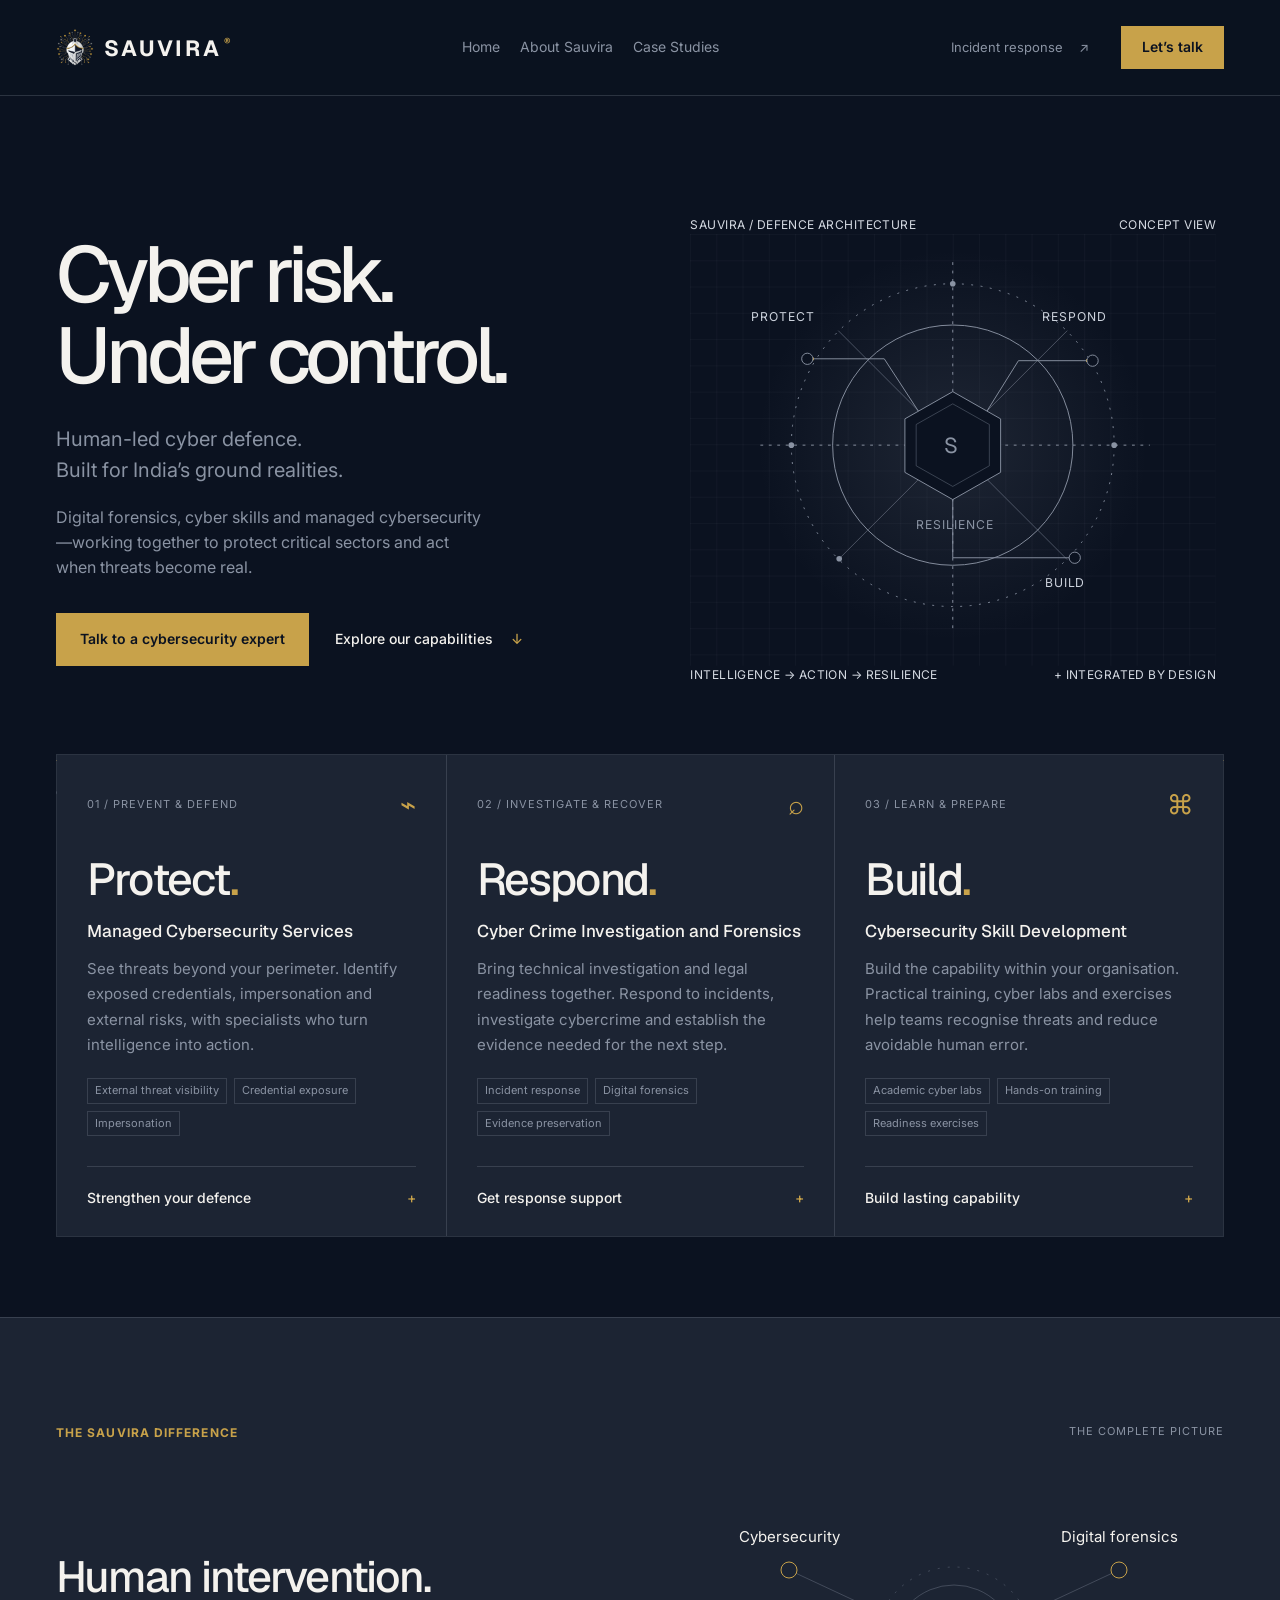
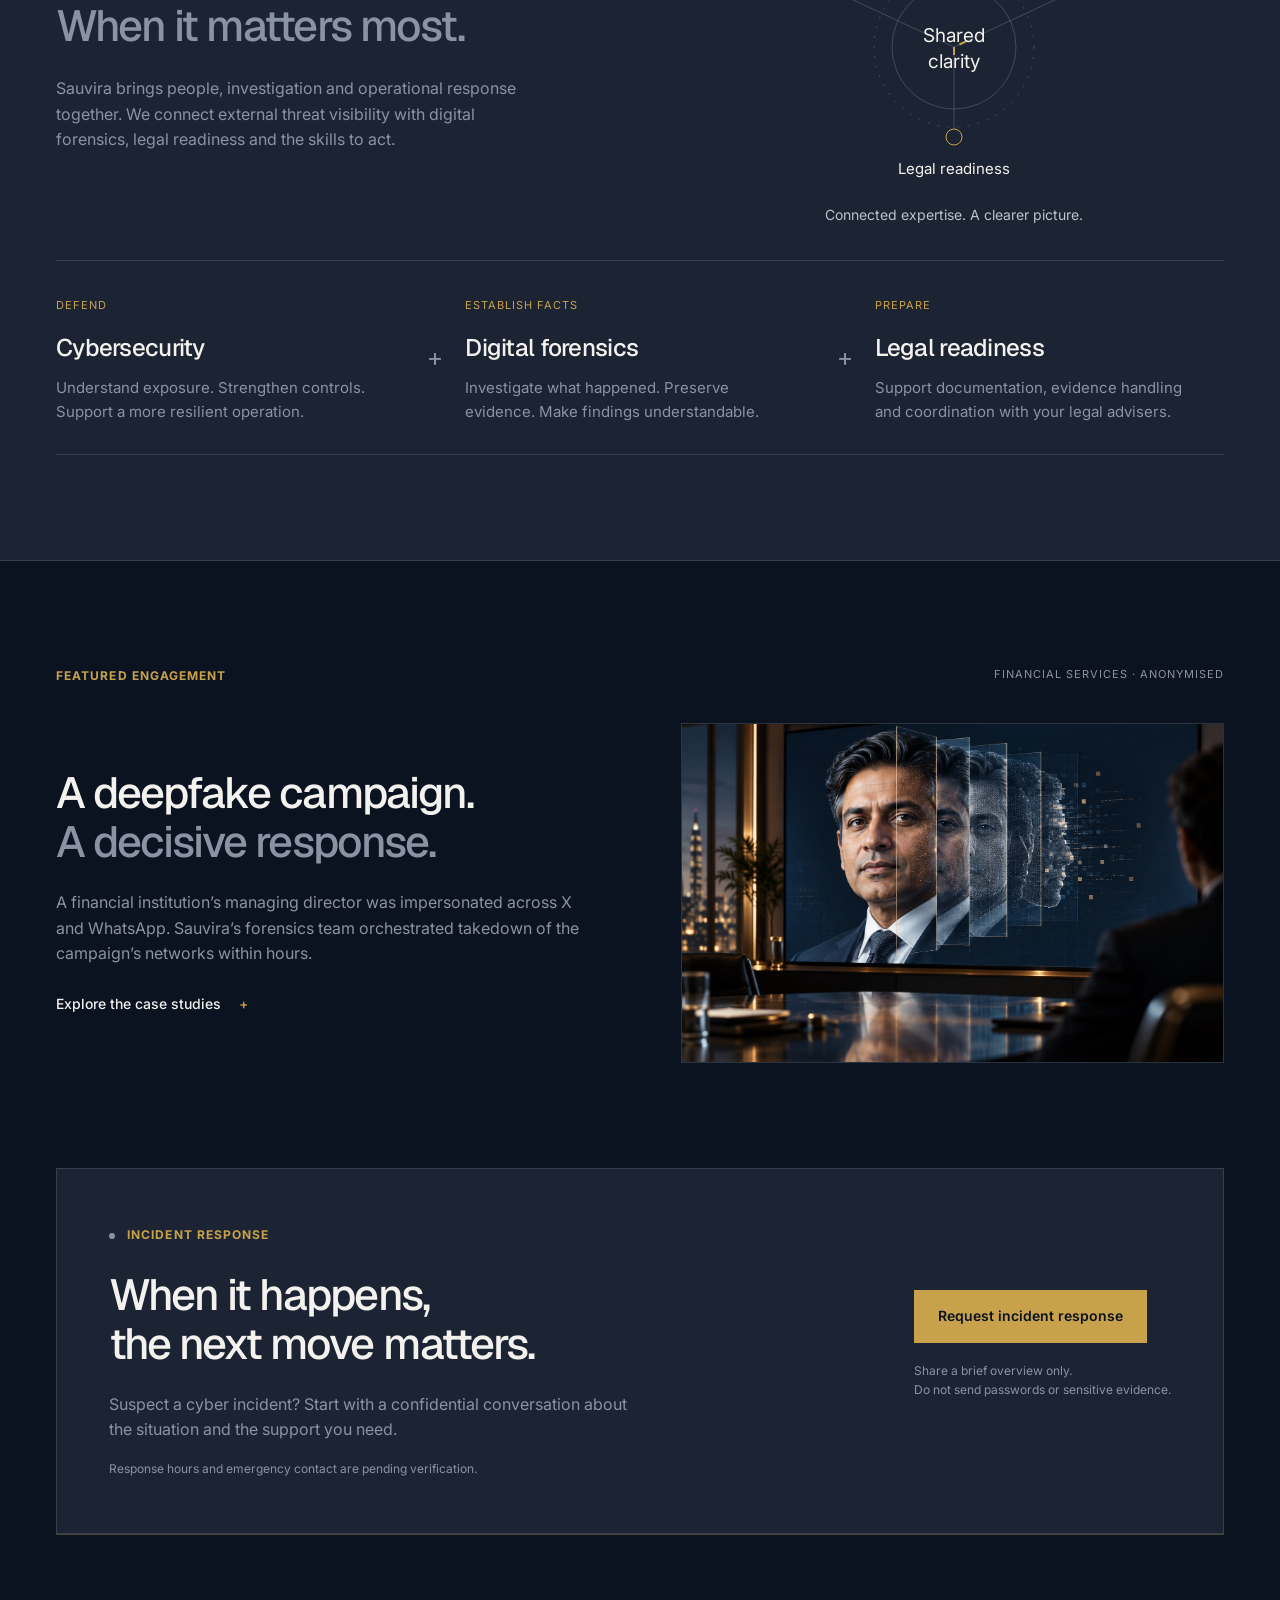
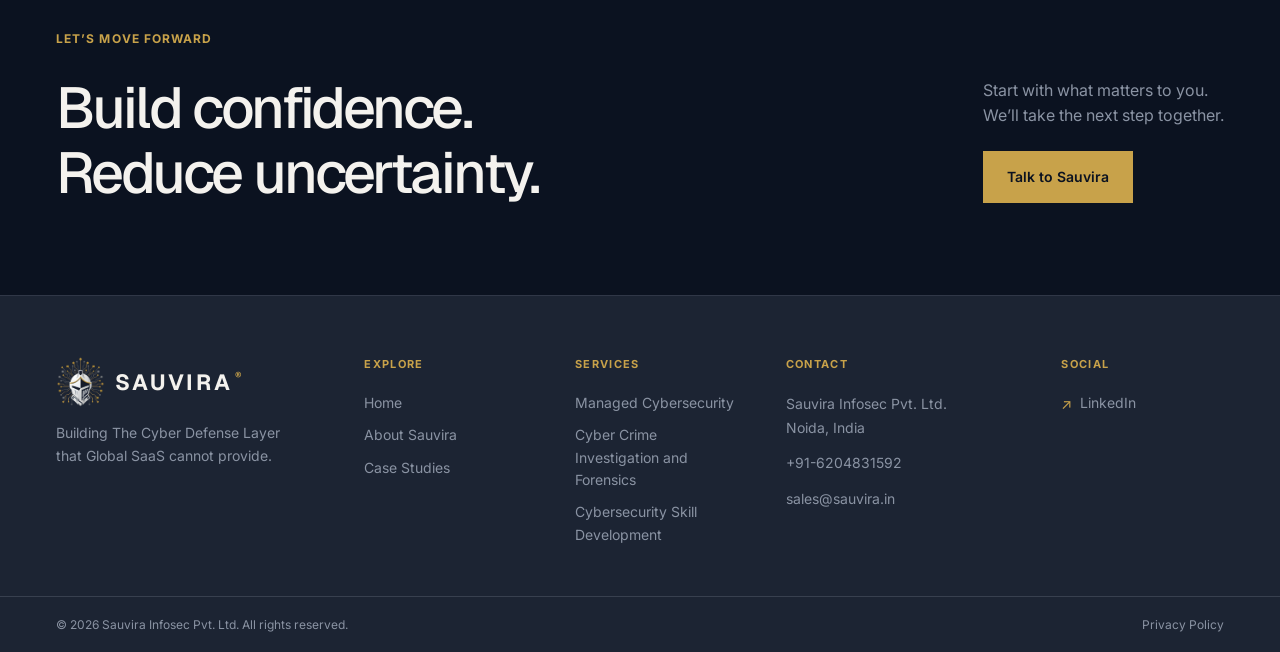
<file: index.html>
<!doctype html>
<html lang="en">
<head>
<meta charset="utf-8"><meta name="viewport" content="width=device-width,initial-scale=1">
<title>Sauvira — Cyber risk. Under control.</title>
<meta name="description" content="Human-led cyber defence for India’s critical sectors. Digital forensics, cyber skills development and managed cybersecurity under one roof.">
<meta name="theme-color" content="#0B1220"><meta property="og:title" content="Sauvira — Cyber risk. Under control."><meta property="og:description" content="Protect what matters. Respond with clarity. Build resilience."><meta property="og:type" content="website">
<link rel="icon" href="favicon.svg" type="image/svg+xml"><link rel="stylesheet" href="styles-responsive-v8.css"><script src="app.js" defer></script>
</head>
<body>
<a class="skip" href="#main">Skip to content</a>
<header class="header"><a class="brand" href="index.html" aria-label="Sauvira home"><img src="images/sauvira-logo-3d.png" alt="Sauvira logo" class="header-logo"><span class="brand-name">SAUVIRA<span class="brand-dot">®</span></span></a><button class="menu-toggle" aria-expanded="false" aria-controls="navigation">Menu <span>☰</span></button><nav id="navigation" aria-label="Main navigation"><a href="index.html">Home</a><a href="about.html">About Sauvira</a><a href="clients.html">Case Studies</a></nav><a class="header-emergency" href="index.html#incident">Incident response <span aria-hidden="true">↗</span></a><a class="button small" href="index.html#contact">Let’s talk</a></header>
<main id="main">
<section class="hero wrap">
<div class="hero-top"><span class="eyebrow"></span><span class="mono hero-coordinate"></span></div>
<div class="hero-grid"><div class="hero-copy"><h1>Cyber risk.<br><span>Under control.</span></h1><p>Human-led cyber defence.<br>Built for India’s ground realities.</p><p class="hero-description">Digital forensics, cyber skills and managed cybersecurity—working together to protect critical sectors and act when threats become real.</p><div class="actions"><button class="button" data-contact="general">Talk to a cybersecurity expert</button><a class="text-link" href="#capabilities">Explore our capabilities <span>↓</span></a></div></div>
<div class="system" role="img" aria-label="Conceptual network diagram connecting protection, response and capability around a secure core">
<div class="system-head mono"><span>SAUVIRA / DEFENCE ARCHITECTURE</span><span>CONCEPT VIEW</span></div>
<svg viewBox="0 0 560 460" aria-hidden="true"><defs><pattern id="grid" width="28" height="28" patternUnits="userSpaceOnUse"><path d="M 28 0 L 0 0 0 28" fill="none" stroke="#8A93A3" stroke-opacity=".10"/></pattern><radialGradient id="halo"><stop stop-color="#8A93A3" stop-opacity=".15"/><stop offset="1" stop-color="#8A93A3" stop-opacity="0"/></radialGradient></defs><rect width="560" height="460" fill="url(#grid)"/><circle cx="280" cy="225" r="208" fill="url(#halo)"/><g class="orbits" fill="none" stroke="#8A93A3"><circle cx="280" cy="225" r="172" stroke-dasharray="2 8"/><circle cx="280" cy="225" r="128"/><path d="M280 30V420M75 225H490" stroke-dasharray="3 6"/><path d="M158 103L402 347M158 347L402 103" stroke-opacity=".5"/></g><g fill="none" stroke="#8A93A3"><path d="M125 133H207L250 199M429 135H350L310 199M280 273V345H410"/><path class="signal" d="M125 133H207L250 199M429 135H350L310 199M280 273V345H410" stroke="#C8A24A" stroke-width="3" stroke-dasharray="7 190"/></g><g fill="#0B1220" stroke="#8A93A3"><path d="M280 168L331 197V254L280 283L229 254V197Z"/><path d="M280 181L319 203V247L280 269L241 247V203Z" stroke-opacity=".4"/></g><text x="280" y="233" text-anchor="middle" fill="#8A93A3" font-size="23" font-family="Geist, Arial" letter-spacing="3">S</text><g fill="#0B1220" stroke="#8A93A3"><circle cx="125" cy="133" r="6"/><circle cx="429" cy="135" r="6"/><circle cx="410" cy="345" r="6"/></g><g fill="#CCD2DC" font-size="13" font-family="Inter, Arial, sans-serif" letter-spacing="1"><text x="65" y="93">PROTECT</text><text x="375" y="93">RESPOND</text><text x="378" y="376">BUILD</text><text x="241" y="314" fill="#8A93A3">RESILIENCE</text></g><g fill="#8A93A3"><circle cx="280" cy="53" r="3"/><circle cx="108" cy="225" r="3"/><circle cx="452" cy="225" r="3"/><circle cx="159" cy="346" r="3"/></g></svg>
<div class="system-foot mono"><span>INTELLIGENCE → ACTION → RESILIENCE</span><span>+ INTEGRATED BY DESIGN</span></div></div></div>
<div class="hero-base"><span class="mono">ONE PARTNER. THREE CONNECTED CAPABILITIES.</span><a href="#capabilities" class="mono">SCROLL TO EXPLORE ↓</a></div>
</section>
<section id="capabilities" class="capabilities wrap"><p class="mobile-swipe-hint">Swipe to explore →</p><div class="cap-grid" style="margin-top: -80px; margin-bottom: 80px;"><article class="cap-card"><div class="cap-top"><span class="mono">01 / PREVENT & DEFEND</span><span class="cap-icon">⌁</span></div><h2>Protect<span>.</span></h2><h3>Managed Cybersecurity Services</h3><p>See threats beyond your perimeter. Identify exposed credentials, impersonation and external risks, with specialists who turn intelligence into action.</p><div class="tags"><span>External threat visibility</span><span>Credential exposure</span><span>Impersonation</span></div><a href="index.html#contact" class="text-link">Strengthen your defence <span>+</span></a></article><article class="cap-card respond"><div class="cap-top"><span class="mono">02 / INVESTIGATE & RECOVER</span><span class="cap-icon">⌕</span></div><h2>Respond<span>.</span></h2><h3>Cyber Crime Investigation and Forensics</h3><p>Bring technical investigation and legal readiness together. Respond to incidents, investigate cybercrime and establish the evidence needed for the next step.</p><div class="tags"><span>Incident response</span><span>Digital forensics</span><span>Evidence preservation</span></div><a href="index.html#incident" class="text-link">Get response support <span>+</span></a></article><article class="cap-card"><div class="cap-top"><span class="mono">03 / LEARN & PREPARE</span><span class="cap-icon">⌘</span></div><h2>Build<span>.</span></h2><h3>Cybersecurity Skill Development</h3><p>Build the capability within your organisation. Practical training, cyber labs and exercises help teams recognise threats and reduce avoidable human error.</p><div class="tags"><span>Academic cyber labs</span><span>Hands-on training</span><span>Readiness exercises</span></div><a href="index.html#contact" class="text-link">Build lasting capability <span>+</span></a></article></div></section>

<section class="difference section"><div class="wrap"><div class="section-top"><span class="eyebrow">THE SAUVIRA DIFFERENCE</span><span class="mono">THE COMPLETE PICTURE</span></div><div class="split"><div class="purpose-copy"><h2>Human intervention.<br><span>When it matters most.</span></h2><p>Sauvira brings people, investigation and operational response together. We connect external threat visibility with digital forensics, legal readiness and the skills to act.</p></div><figure class="connected-visual"><svg viewBox="0 0 540 310" role="img" aria-labelledby="connected-title connected-desc"><title id="connected-title">Three disciplines. One informed response.</title><desc id="connected-desc">Cybersecurity, digital forensics and legal readiness connect to shared clarity at the centre.</desc><g fill="none" stroke="#8A93A3" stroke-opacity=".35"><path d="M105 90L270 167L435 90M270 167V257"/><circle cx="270" cy="167" r="62"/><circle cx="270" cy="167" r="80" stroke-dasharray="2 8"/></g><g class="flow-path" fill="none" stroke="#C8A24A" stroke-width="2" stroke-dasharray="8 180"><path d="M105 90L270 167L435 90M270 167V257"/></g><g fill="#1C2433" stroke="#C8A24A"><circle cx="105" cy="90" r="8"/><circle cx="435" cy="90" r="8"/><circle cx="270" cy="257" r="8"/></g><g fill="#F4F2EE" font-family="Inter,Arial,sans-serif" font-size="15" text-anchor="middle"><text x="105" y="62">Cybersecurity</text><text x="435" y="62">Digital forensics</text><text x="270" y="294">Legal readiness</text><text x="270" y="162" font-size="19">Shared</text><text x="270" y="188" font-size="19">clarity</text></g></svg><figcaption>Connected expertise. A clearer picture.</figcaption></figure></div><div class="discipline-grid"><article><span class="mono">DEFEND</span><h3>Cybersecurity</h3><p>Understand exposure. Strengthen controls. Support a more resilient operation.</p></article><div class="plus" aria-hidden="true">+</div><article><span class="mono">ESTABLISH FACTS</span><h3>Digital forensics</h3><p>Investigate what happened. Preserve evidence. Make findings understandable.</p></article><div class="plus" aria-hidden="true">+</div><article><span class="mono">PREPARE</span><h3>Legal readiness</h3><p>Support documentation, evidence handling and coordination with your legal advisers.</p></article></div></div></section>



<section class="section wrap featured-case"><div class="section-top"><span class="eyebrow">FEATURED ENGAGEMENT</span><span class="mono">FINANCIAL SERVICES · ANONYMISED</span></div><div class="split"><div><h2>A deepfake campaign.<br><span>A decisive response.</span></h2><p>A financial institution’s managing director was impersonated across X and WhatsApp. Sauvira’s forensics team orchestrated takedown of the campaign’s networks within hours.</p><a class="text-link" href="clients.html#deepfake">Explore the case studies <span>+</span></a></div><img class="feature-photo" src="images/deepfake.jpg" width="1536" height="1024" alt="Conceptual image of a fictional executive’s face reconstructed into manipulated digital layers, illustrating deepfake impersonation" loading="lazy"></div></section><section id="incident" class="incident wrap"><div><span class="eyebrow"><span class="red-dot"></span> INCIDENT RESPONSE</span><h2>When it happens,<br>the next move matters.</h2><p>Suspect a cyber incident? Start with a confidential conversation about the situation and the support you need.</p><span class="incident-note">Response hours and emergency contact are pending verification.</span></div><div class="incident-action"><button class="button red" data-contact="incident">Request incident response</button><p>Share a brief overview only.<br>Do not send passwords or sensitive evidence.</p></div></section>


<section id="contact" class="final-cta wrap"><span class="eyebrow">LET’S MOVE FORWARD</span><div><h2>Build confidence.<br><span>Reduce uncertainty.</span></h2><div><p>Start with what matters to you.<br>We’ll take the next step together.</p><button class="button" data-contact="general">Talk to Sauvira</button></div></div></section>
</main><footer>
  <div class="footer-grid wrap">
    <!-- Brand Column -->
    <div class="footer-brand-col">
      <a class="brand" href="index.html"><img src="images/sauvira-logo-3d.png" alt="Sauvira logo" class="footer-logo"><span class="brand-name">SAUVIRA<span class="brand-dot">®</span></span></a>
      <p class="footer-brand-tagline">Building The Cyber Defense Layer<br>that Global SaaS cannot provide.</p>
    </div>
    <!-- Explore Column -->
    <div class="footer-col">
      <p class="footer-col-title">EXPLORE</p>
      <nav aria-label="Explore navigation">
        <a href="index.html">Home</a>
        <a href="about.html">About Sauvira</a>
        <a href="clients.html">Case Studies</a>
      </nav>
    </div>
    <!-- Services Column -->
    <div class="footer-col">
      <p class="footer-col-title">SERVICES</p>
      <nav aria-label="Services navigation">
        <a href="about.html#approach">Managed Cybersecurity</a>
        <a href="about.html#approach">Cyber Crime Investigation and Forensics</a>
        <a href="about.html#approach">Cybersecurity Skill Development</a>
      </nav>
    </div>
    <!-- Contact Column -->
    <div class="footer-col footer-contact">
      <p class="footer-col-title">CONTACT</p>
      <address>
        Sauvira Infosec Pvt. Ltd.<br>
        Noida, India
      </address>
      <p><a href="tel:+916204831592">+91-6204831592</a></p>
      <p><a href="mailto:sales@sauvira.in">sales@sauvira.in</a></p>
    </div>
    <!-- Social Column -->
    <div class="footer-col">
      <p class="footer-col-title">SOCIAL</p>
      <div class="footer-social-links">
        <a href="https://www.linkedin.com/company/sauvira-infosec/home/" target="_blank" rel="noopener">LinkedIn</a>
      </div>
    </div>
  </div>
  <hr class="footer-divider">
  <div class="footer-bottom-bar wrap">
    <span>© <span id="year">2026</span> Sauvira Infosec Pvt. Ltd. All rights reserved.</span>
    <button data-privacy>Privacy Policy</button>
  </div>
</footer>
<dialog id="content-dialog" aria-labelledby="dialog-title"><button class="dialog-close" aria-label="Close dialog">×</button><div id="dialog-content"></div></dialog>
</body></html>
</file>
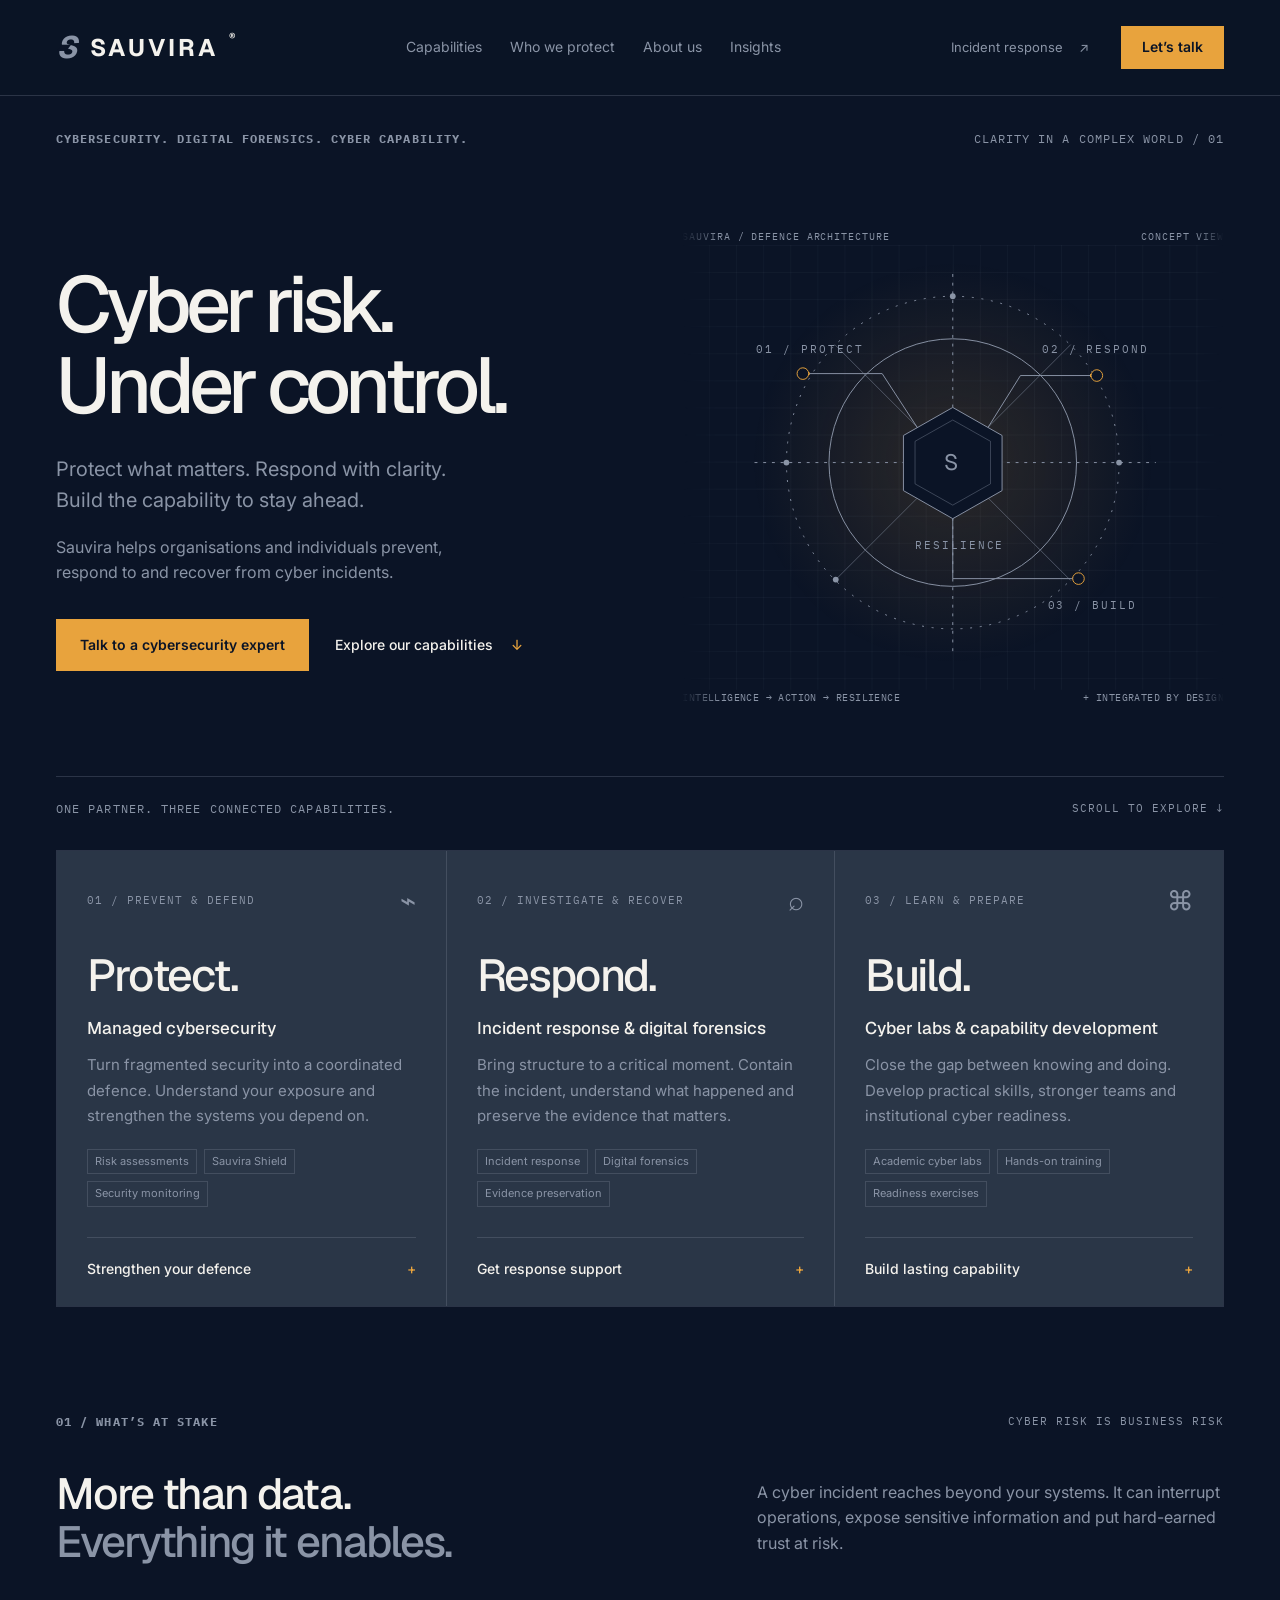
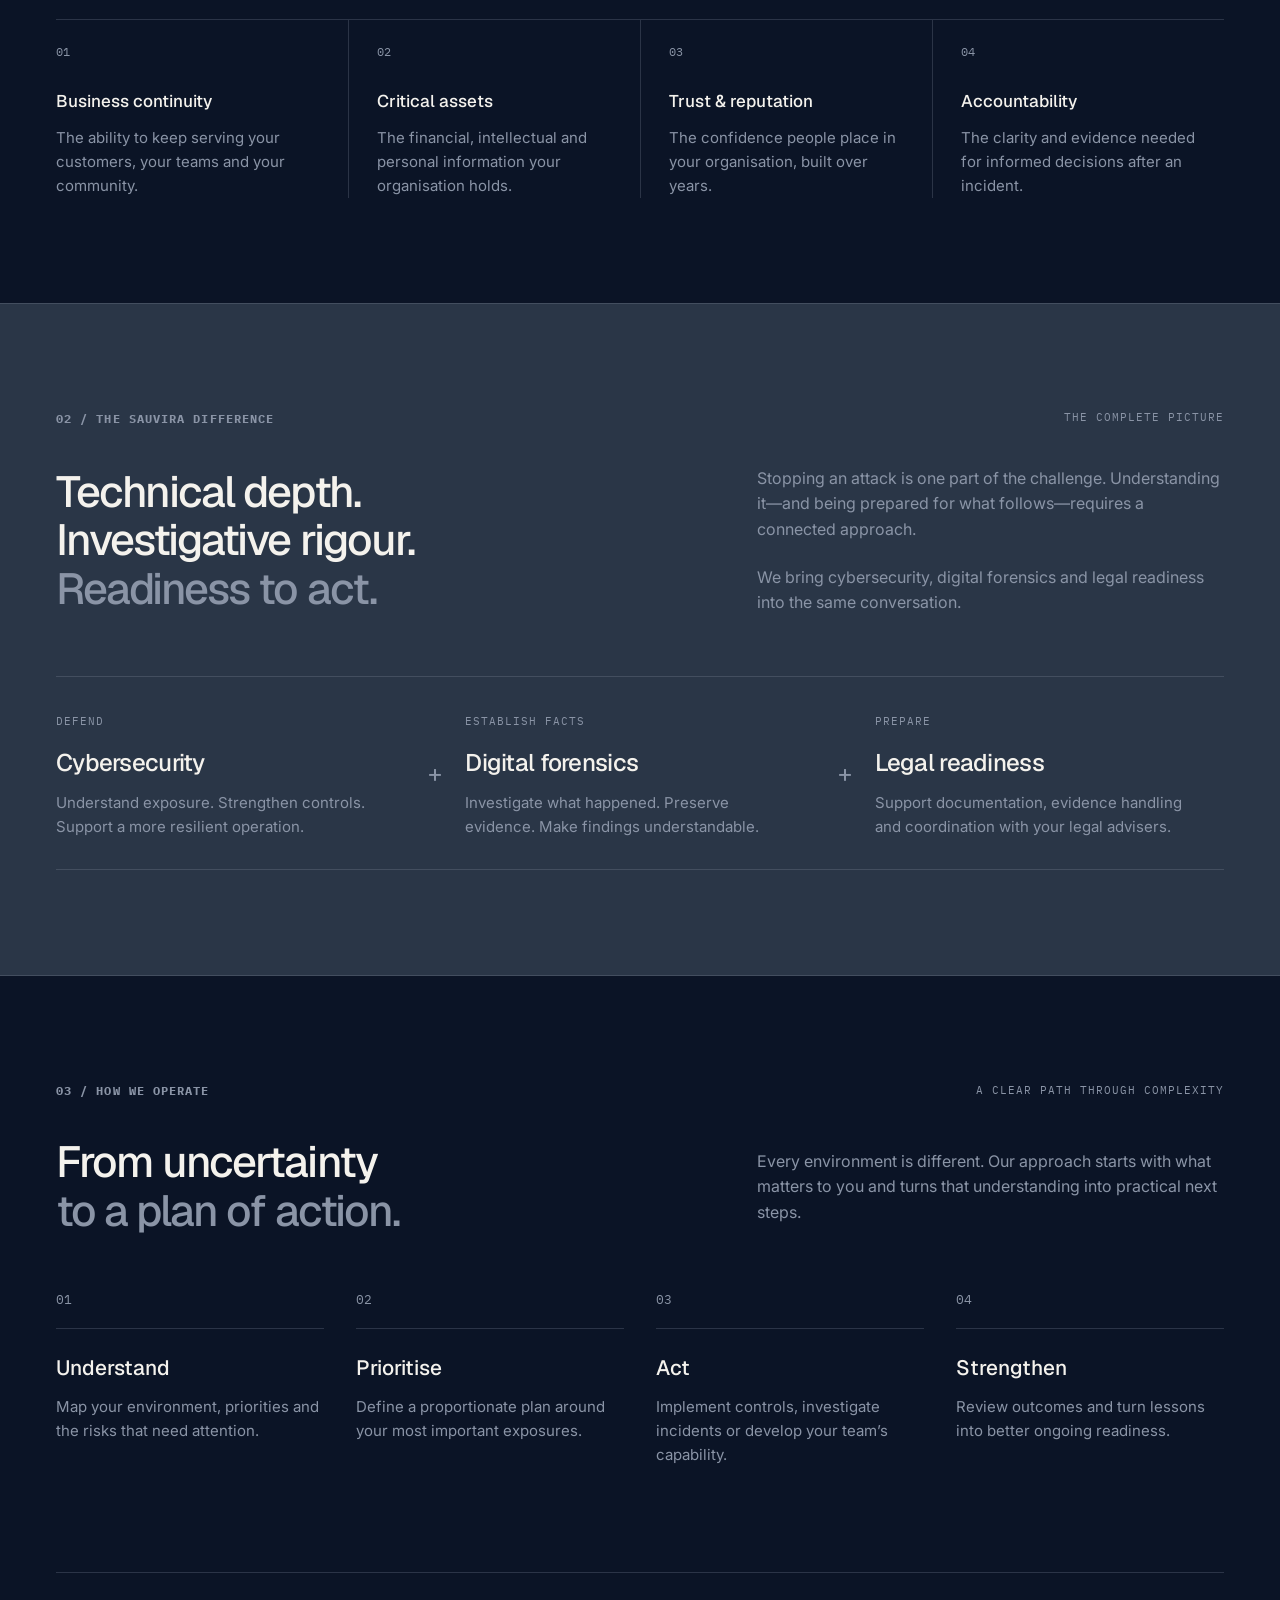
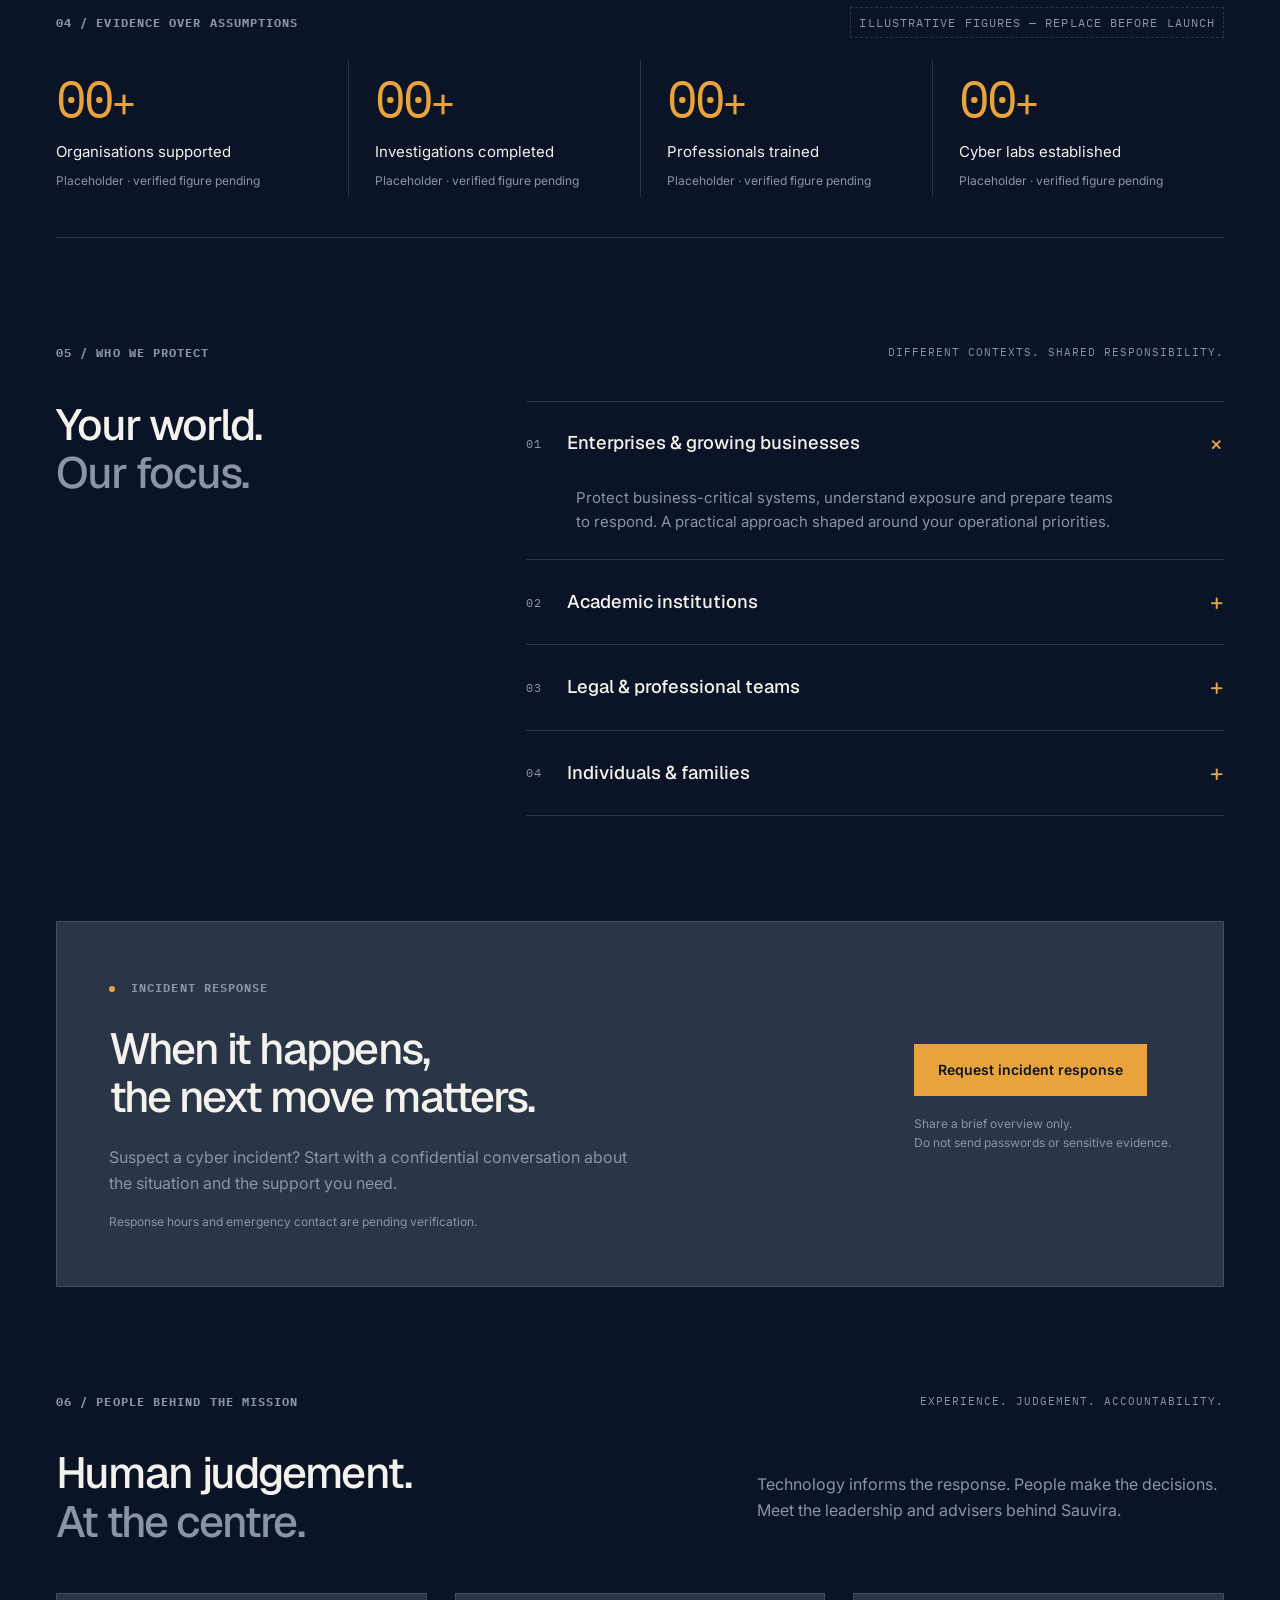
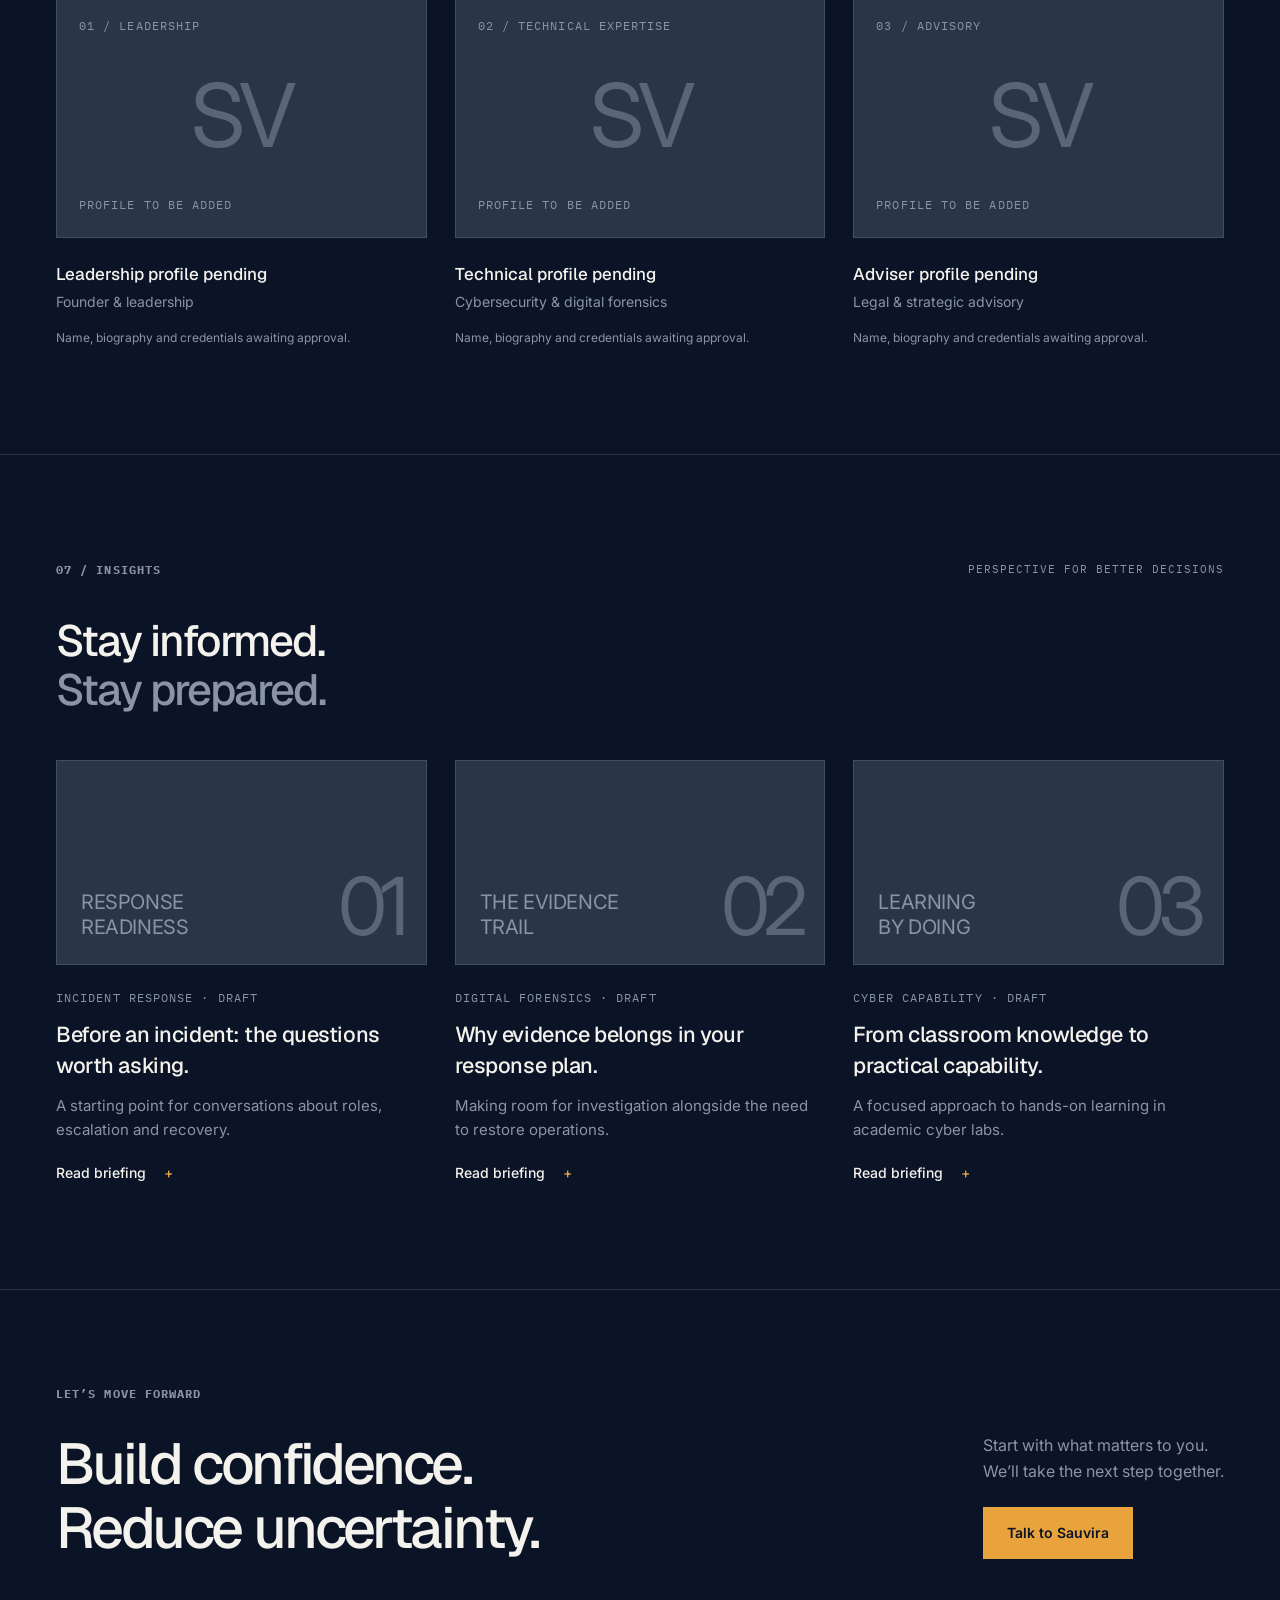
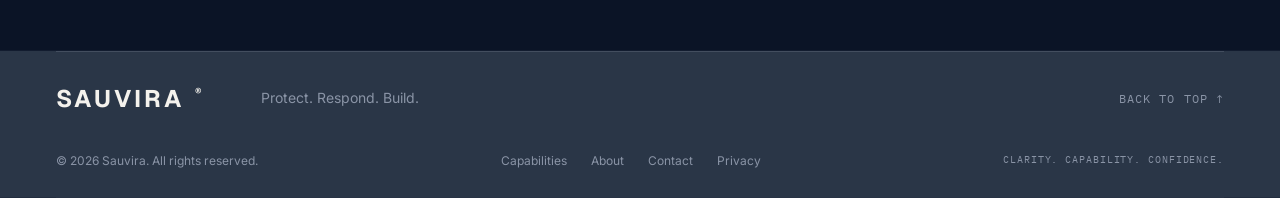
<file: v1-amber/index.html>
<!doctype html>
<html lang="en">
<head>
<meta charset="utf-8"><meta name="viewport" content="width=device-width,initial-scale=1">
<title>Sauvira — Cyber risk. Under control.</title>
<meta name="description" content="Sauvira brings together cybersecurity, digital forensics and cyber capability. Protect what matters. Respond with clarity. Build resilience.">
<meta name="theme-color" content="#0B1426"><meta property="og:title" content="Sauvira — Cyber risk. Under control."><meta property="og:description" content="Protect what matters. Respond with clarity. Build resilience."><meta property="og:type" content="website">
<link rel="icon" href="favicon.svg" type="image/svg+xml"><link rel="stylesheet" href="styles.css"><script src="app.js" defer></script>
</head>
<body>
<a class="skip" href="#main">Skip to content</a>
<header class="header"><a class="brand" href="#" aria-label="Sauvira home"><span class="brand-symbol" aria-hidden="true">S<span>▰</span></span>SAUVIRA<span class="brand-dot">®</span></a><button class="menu-toggle" aria-expanded="false" aria-controls="navigation">Menu <span>☰</span></button><nav id="navigation" aria-label="Main navigation"><a href="#capabilities">Capabilities</a><a href="#who">Who we protect</a><a href="#about">About us</a><a href="#insights">Insights</a></nav><a class="header-emergency" href="#incident">Incident response <span aria-hidden="true">↗</span></a><a class="button small" href="#contact">Let’s talk</a></header>
<main id="main">
<section class="hero wrap">
<div class="hero-top"><span class="eyebrow">CYBERSECURITY. DIGITAL FORENSICS. CYBER CAPABILITY.</span><span class="mono hero-coordinate">CLARITY IN A COMPLEX WORLD / 01</span></div>
<div class="hero-grid"><div class="hero-copy"><h1>Cyber risk.<br><span>Under control.</span></h1><p>Protect what matters. Respond with clarity.<br>Build the capability to stay ahead.</p><p class="hero-description">Sauvira helps organisations and individuals prevent, respond to and recover from cyber incidents.</p><div class="actions"><a class="button" href="#contact">Talk to a cybersecurity expert</a><a class="text-link" href="#capabilities">Explore our capabilities <span>↓</span></a></div></div>
<div class="system" role="img" aria-label="Conceptual network diagram connecting protection, response and capability around a secure core">
<div class="system-head mono"><span>SAUVIRA / DEFENCE ARCHITECTURE</span><span>CONCEPT VIEW</span></div>
<svg viewBox="0 0 560 460" aria-hidden="true"><defs><pattern id="grid" width="28" height="28" patternUnits="userSpaceOnUse"><path d="M 28 0 L 0 0 0 28" fill="none" stroke="#8A94A6" stroke-opacity=".10"/></pattern><radialGradient id="halo"><stop stop-color="#E8A33D" stop-opacity=".15"/><stop offset="1" stop-color="#E8A33D" stop-opacity="0"/></radialGradient></defs><rect width="560" height="460" fill="url(#grid)"/><circle cx="280" cy="225" r="208" fill="url(#halo)"/><g class="orbits" fill="none" stroke="#8A94A6"><circle cx="280" cy="225" r="172" stroke-dasharray="2 8"/><circle cx="280" cy="225" r="128"/><path d="M280 30V420M75 225H490" stroke-dasharray="3 6"/><path d="M158 103L402 347M158 347L402 103" stroke-opacity=".5"/></g><g fill="none" stroke="#8A94A6"><path d="M125 133H207L250 199M429 135H350L310 199M280 273V345H410"/><path class="signal" d="M125 133H207L250 199M429 135H350L310 199M280 273V345H410" stroke="#E8A33D" stroke-width="3" stroke-dasharray="7 190"/></g><g fill="#0B1426" stroke="#8A94A6"><path d="M280 168L331 197V254L280 283L229 254V197Z"/><path d="M280 181L319 203V247L280 269L241 247V203Z" stroke-opacity=".4"/></g><text x="280" y="233" text-anchor="middle" fill="#8A94A6" font-size="23" font-family="Geist, Arial" letter-spacing="3">S</text><g fill="#0B1426" stroke="#E8A33D"><circle cx="125" cy="133" r="6"/><circle cx="429" cy="135" r="6"/><circle cx="410" cy="345" r="6"/></g><g fill="#8A94A6" font-size="11" font-family="IBM Plex Mono, monospace" letter-spacing="2"><text x="77" y="112">01 / PROTECT</text><text x="372" y="112">02 / RESPOND</text><text x="378" y="376">03 / BUILD</text><text x="241" y="314" fill="#8A94A6">RESILIENCE</text></g><g fill="#8A94A6"><circle cx="280" cy="53" r="3"/><circle cx="108" cy="225" r="3"/><circle cx="452" cy="225" r="3"/><circle cx="159" cy="346" r="3"/></g></svg>
<div class="system-foot mono"><span>INTELLIGENCE → ACTION → RESILIENCE</span><span>+ INTEGRATED BY DESIGN</span></div></div></div>
<div class="hero-base"><span class="mono">ONE PARTNER. THREE CONNECTED CAPABILITIES.</span><a href="#capabilities" class="mono">SCROLL TO EXPLORE ↓</a></div>
</section>
<section id="capabilities" class="capabilities wrap"><div class="cap-grid"><article class="cap-card"><div class="cap-top"><span class="mono">01 / PREVENT & DEFEND</span><span class="cap-icon">⌁</span></div><h2>Protect<span>.</span></h2><h3>Managed cybersecurity</h3><p>Turn fragmented security into a coordinated defence. Understand your exposure and strengthen the systems you depend on.</p><div class="tags"><span>Risk assessments</span><span>Sauvira Shield</span><span>Security monitoring</span></div><a href="#contact" class="text-link">Strengthen your defence <span>+</span></a></article><article class="cap-card respond"><div class="cap-top"><span class="mono">02 / INVESTIGATE & RECOVER</span><span class="cap-icon">⌕</span></div><h2>Respond<span>.</span></h2><h3>Incident response & digital forensics</h3><p>Bring structure to a critical moment. Contain the incident, understand what happened and preserve the evidence that matters.</p><div class="tags"><span>Incident response</span><span>Digital forensics</span><span>Evidence preservation</span></div><a href="#incident" class="text-link">Get response support <span>+</span></a></article><article class="cap-card"><div class="cap-top"><span class="mono">03 / LEARN & PREPARE</span><span class="cap-icon">⌘</span></div><h2>Build<span>.</span></h2><h3>Cyber labs & capability development</h3><p>Close the gap between knowing and doing. Develop practical skills, stronger teams and institutional cyber readiness.</p><div class="tags"><span>Academic cyber labs</span><span>Hands-on training</span><span>Readiness exercises</span></div><a href="#contact" class="text-link">Build lasting capability <span>+</span></a></article></div></section>
<section class="stakes section wrap"><div class="section-top"><span class="eyebrow">01 / WHAT’S AT STAKE</span><span class="mono">CYBER RISK IS BUSINESS RISK</span></div><div class="split"><h2>More than data.<br><span>Everything it enables.</span></h2><p>A cyber incident reaches beyond your systems. It can interrupt operations, expose sensitive information and put hard-earned trust at risk.</p></div><div class="stakes-grid"><article><span class="index">01</span><h3>Business continuity</h3><p>The ability to keep serving your customers, your teams and your community.</p></article><article><span class="index">02</span><h3>Critical assets</h3><p>The financial, intellectual and personal information your organisation holds.</p></article><article><span class="index">03</span><h3>Trust & reputation</h3><p>The confidence people place in your organisation, built over years.</p></article><article><span class="index">04</span><h3>Accountability</h3><p>The clarity and evidence needed for informed decisions after an incident.</p></article></div></section>
<section class="difference section"><div class="wrap"><div class="section-top"><span class="eyebrow">02 / THE SAUVIRA DIFFERENCE</span><span class="mono">THE COMPLETE PICTURE</span></div><div class="split"><h2>Technical depth.<br>Investigative rigour.<br><span>Readiness to act.</span></h2><div><p>Stopping an attack is one part of the challenge. Understanding it—and being prepared for what follows—requires a connected approach.</p><p>We bring cybersecurity, digital forensics and legal readiness into the same conversation.</p></div></div><div class="discipline-grid"><article><span class="mono">DEFEND</span><h3>Cybersecurity</h3><p>Understand exposure. Strengthen controls. Support a more resilient operation.</p></article><div class="plus" aria-hidden="true">+</div><article><span class="mono">ESTABLISH FACTS</span><h3>Digital forensics</h3><p>Investigate what happened. Preserve evidence. Make findings understandable.</p></article><div class="plus" aria-hidden="true">+</div><article><span class="mono">PREPARE</span><h3>Legal readiness</h3><p>Support documentation, evidence handling and coordination with your legal advisers.</p></article></div></div></section>
<section class="section wrap" id="approach"><div class="section-top"><span class="eyebrow">03 / HOW WE OPERATE</span><span class="mono">A CLEAR PATH THROUGH COMPLEXITY</span></div><div class="split"><h2>From uncertainty<br><span>to a plan of action.</span></h2><p>Every environment is different. Our approach starts with what matters to you and turns that understanding into practical next steps.</p></div><ol class="steps"><li><span class="step-number">01</span><h3>Understand</h3><p>Map your environment, priorities and the risks that need attention.</p></li><li><span class="step-number">02</span><h3>Prioritise</h3><p>Define a proportionate plan around your most important exposures.</p></li><li><span class="step-number">03</span><h3>Act</h3><p>Implement controls, investigate incidents or develop your team’s capability.</p></li><li><span class="step-number">04</span><h3>Strengthen</h3><p>Review outcomes and turn lessons into better ongoing readiness.</p></li></ol></section>
<section class="proof wrap"><div class="section-top"><span class="eyebrow">04 / EVIDENCE OVER ASSUMPTIONS</span><span class="placeholder">ILLUSTRATIVE FIGURES — REPLACE BEFORE LAUNCH</span></div><div class="stats"><article><strong>00<span>+</span></strong><p>Organisations supported</p><small>Placeholder · verified figure pending</small></article><article><strong>00<span>+</span></strong><p>Investigations completed</p><small>Placeholder · verified figure pending</small></article><article><strong>00<span>+</span></strong><p>Professionals trained</p><small>Placeholder · verified figure pending</small></article><article><strong>00<span>+</span></strong><p>Cyber labs established</p><small>Placeholder · verified figure pending</small></article></div></section>
<section id="who" class="section wrap"><div class="section-top"><span class="eyebrow">05 / WHO WE PROTECT</span><span class="mono">DIFFERENT CONTEXTS. SHARED RESPONSIBILITY.</span></div><div class="audience-layout"><h2>Your world.<br><span>Our focus.</span></h2><div class="audiences"><details open><summary><span class="mono">01</span><h3>Enterprises & growing businesses</h3><span class="detail-mark">+</span></summary><p>Protect business-critical systems, understand exposure and prepare teams to respond. A practical approach shaped around your operational priorities.</p></details><details><summary><span class="mono">02</span><h3>Academic institutions</h3><span class="detail-mark">+</span></summary><p>Build hands-on cyber labs, develop faculty and student capability, and support the security of your digital campus.</p></details><details><summary><span class="mono">03</span><h3>Legal & professional teams</h3><span class="detail-mark">+</span></summary><p>Bring technical clarity to digital evidence through structured investigation, evidence preservation and understandable findings.</p></details><details><summary><span class="mono">04</span><h3>Individuals & families</h3><span class="detail-mark">+</span></summary><p>Get guidance on digital incidents and personal cyber exposure, with a considered approach to sensitive information.</p></details></div></div></section>
<section id="incident" class="incident wrap"><div><span class="eyebrow"><span class="red-dot"></span> INCIDENT RESPONSE</span><h2>When it happens,<br>the next move matters.</h2><p>Suspect a cyber incident? Start with a confidential conversation about the situation and the support you need.</p><span class="incident-note">Response hours and emergency contact are pending verification.</span></div><div class="incident-action"><button class="button red" data-contact="incident">Request incident response</button><p>Share a brief overview only.<br>Do not send passwords or sensitive evidence.</p></div></section>
<section id="about" class="section wrap"><div class="section-top"><span class="eyebrow">06 / PEOPLE BEHIND THE MISSION</span><span class="mono">EXPERIENCE. JUDGEMENT. ACCOUNTABILITY.</span></div><div class="split"><h2>Human judgement.<br><span>At the centre.</span></h2><p>Technology informs the response. People make the decisions. Meet the leadership and advisers behind Sauvira.</p></div><div class="people"><article><div class="portrait"><span>01 / LEADERSHIP</span><strong>SV</strong><small>PROFILE TO BE ADDED</small></div><h3>Leadership profile pending</h3><p>Founder & leadership</p><small>Name, biography and credentials awaiting approval.</small></article><article><div class="portrait"><span>02 / TECHNICAL EXPERTISE</span><strong>SV</strong><small>PROFILE TO BE ADDED</small></div><h3>Technical profile pending</h3><p>Cybersecurity & digital forensics</p><small>Name, biography and credentials awaiting approval.</small></article><article><div class="portrait"><span>03 / ADVISORY</span><strong>SV</strong><small>PROFILE TO BE ADDED</small></div><h3>Adviser profile pending</h3><p>Legal & strategic advisory</p><small>Name, biography and credentials awaiting approval.</small></article></div></section>
<section id="insights" class="section insights"><div class="wrap"><div class="section-top"><span class="eyebrow">07 / INSIGHTS</span><span class="mono">PERSPECTIVE FOR BETTER DECISIONS</span></div><h2>Stay informed.<br><span>Stay prepared.</span></h2><div class="insight-grid"><article><div class="insight-art art-one"><span>RESPONSE<br>READINESS</span><span class="art-number">01</span></div><div class="article-meta mono">INCIDENT RESPONSE · DRAFT</div><h3>Before an incident: the questions worth asking.</h3><p>A starting point for conversations about roles, escalation and recovery.</p><button class="text-link" data-article="0">Read briefing <span>+</span></button></article><article><div class="insight-art art-two"><span>THE EVIDENCE<br>TRAIL</span><span class="art-number">02</span></div><div class="article-meta mono">DIGITAL FORENSICS · DRAFT</div><h3>Why evidence belongs in your response plan.</h3><p>Making room for investigation alongside the need to restore operations.</p><button class="text-link" data-article="1">Read briefing <span>+</span></button></article><article><div class="insight-art art-three"><span>LEARNING<br>BY DOING</span><span class="art-number">03</span></div><div class="article-meta mono">CYBER CAPABILITY · DRAFT</div><h3>From classroom knowledge to practical capability.</h3><p>A focused approach to hands-on learning in academic cyber labs.</p><button class="text-link" data-article="2">Read briefing <span>+</span></button></article></div></div></section>
<section id="contact" class="final-cta wrap"><span class="eyebrow">LET’S MOVE FORWARD</span><div><h2>Build confidence.<br><span>Reduce uncertainty.</span></h2><div><p>Start with what matters to you.<br>We’ll take the next step together.</p><button class="button" data-contact="general">Talk to Sauvira</button></div></div></section>
</main><footer class="wrap"><div class="footer-top"><a class="brand" href="#">SAUVIRA<span class="brand-dot">®</span></a><p>Protect. Respond. Build.</p><a href="#main" class="mono">BACK TO TOP ↑</a></div><div class="footer-bottom"><span>© <span id="year">2026</span> Sauvira. All rights reserved.</span><nav aria-label="Footer navigation"><a href="#capabilities">Capabilities</a><a href="#about">About</a><a href="#contact">Contact</a><button data-privacy>Privacy</button></nav><span class="mono">CLARITY. CAPABILITY. CONFIDENCE.</span></div></footer>
<dialog id="content-dialog" aria-labelledby="dialog-title"><button class="dialog-close" aria-label="Close dialog">×</button><div id="dialog-content"></div></dialog>
</body></html>
</file>
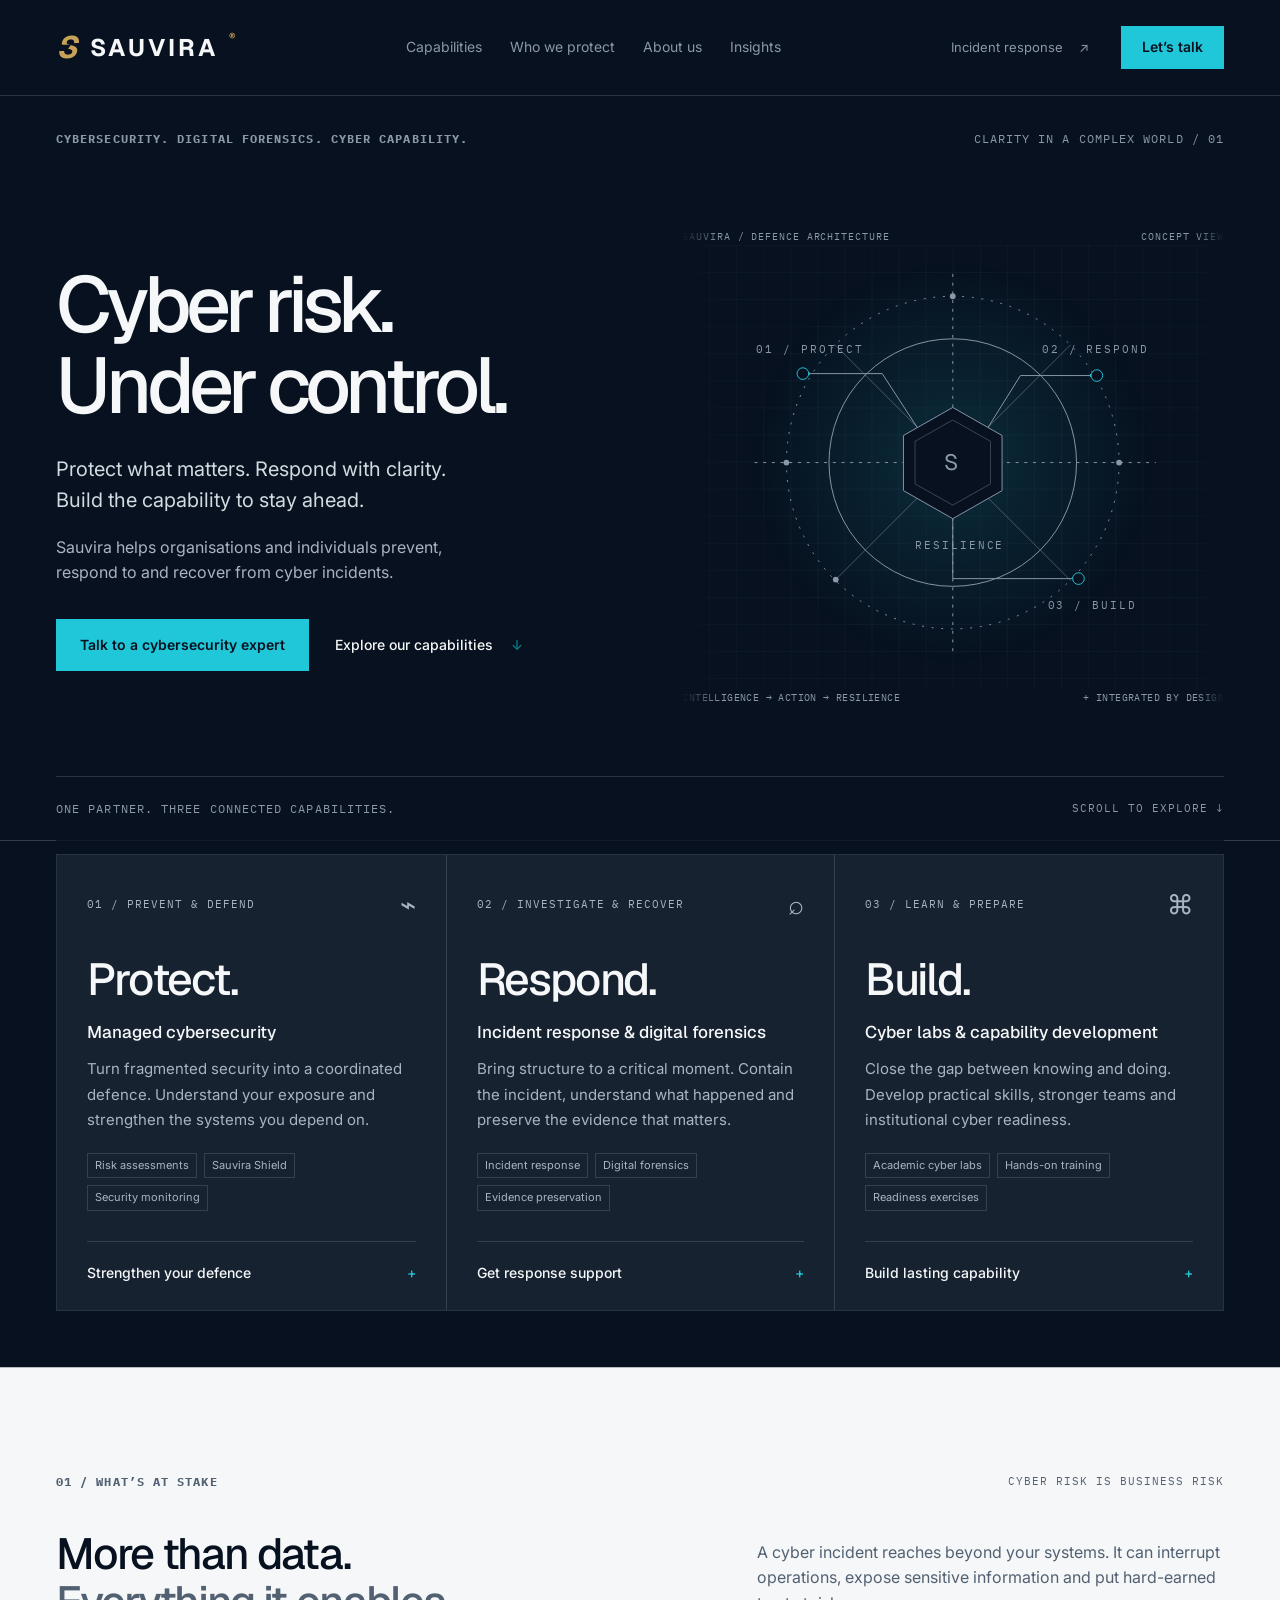
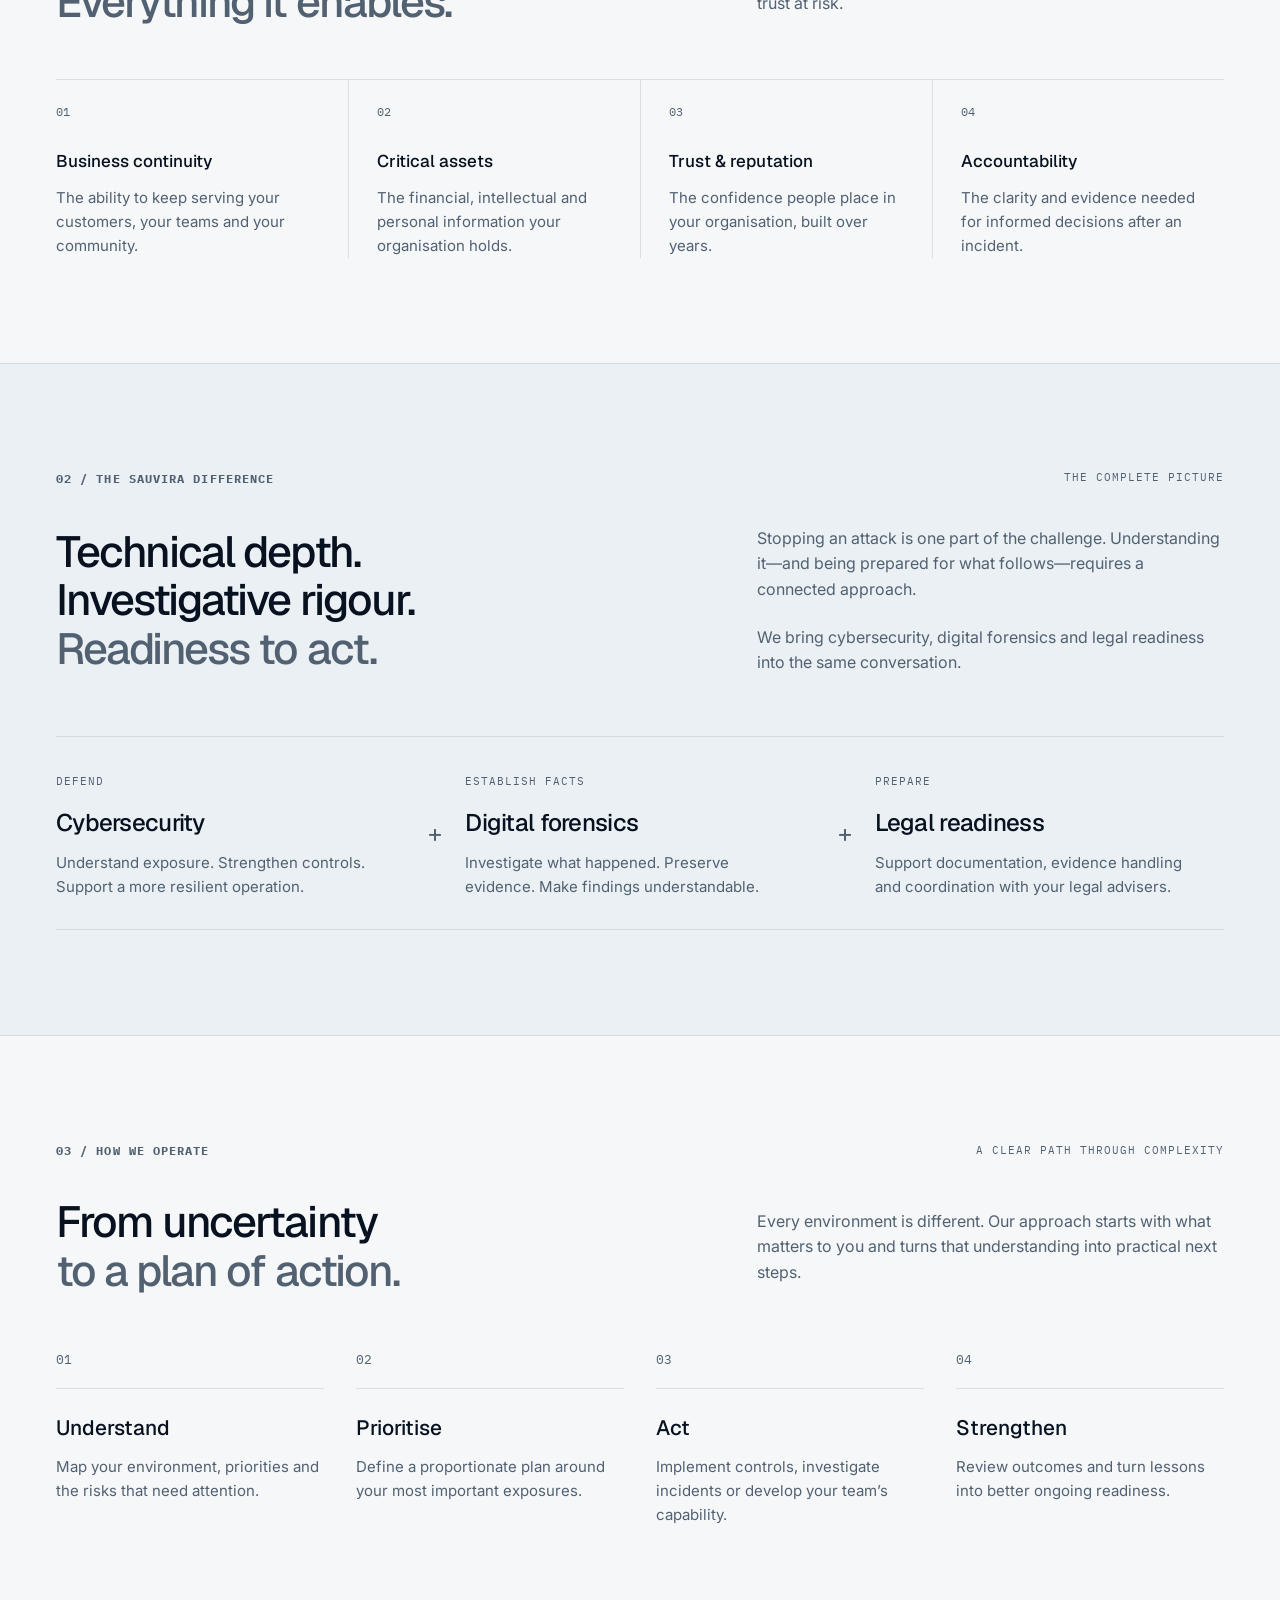
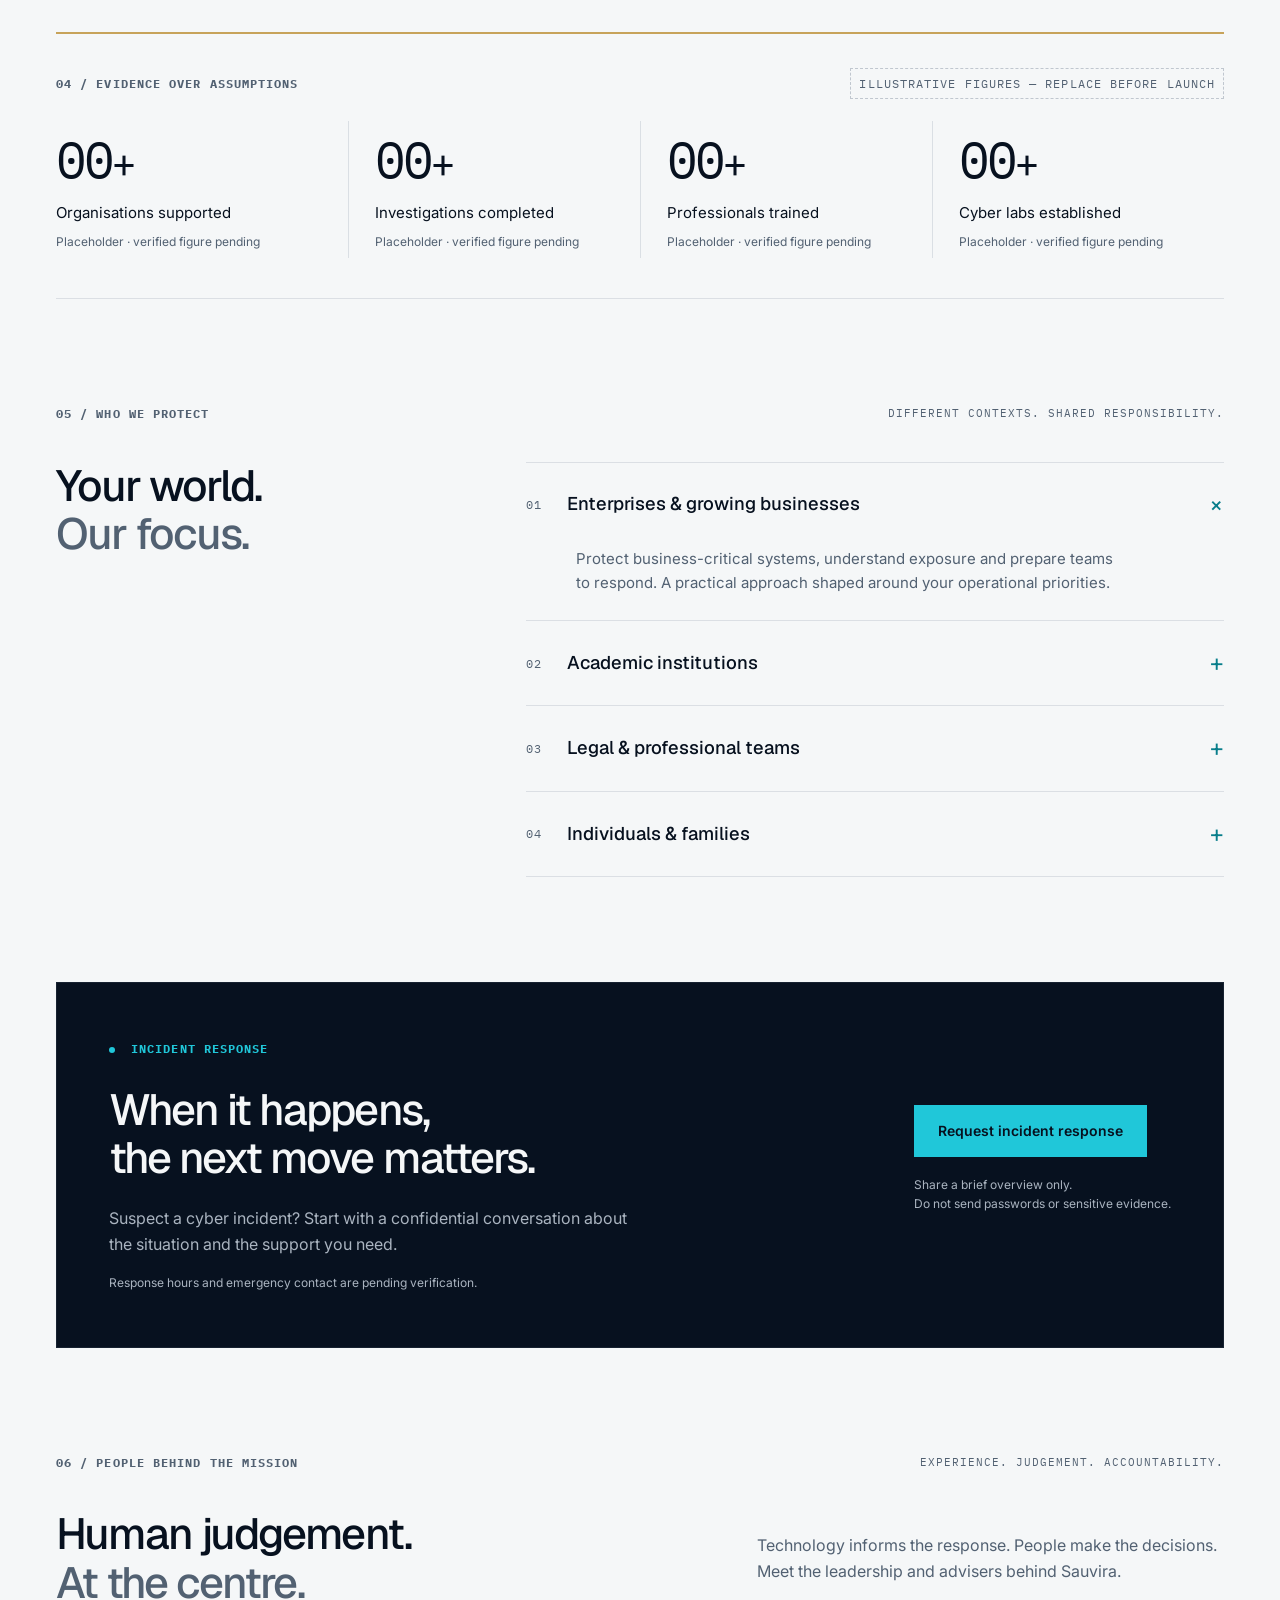
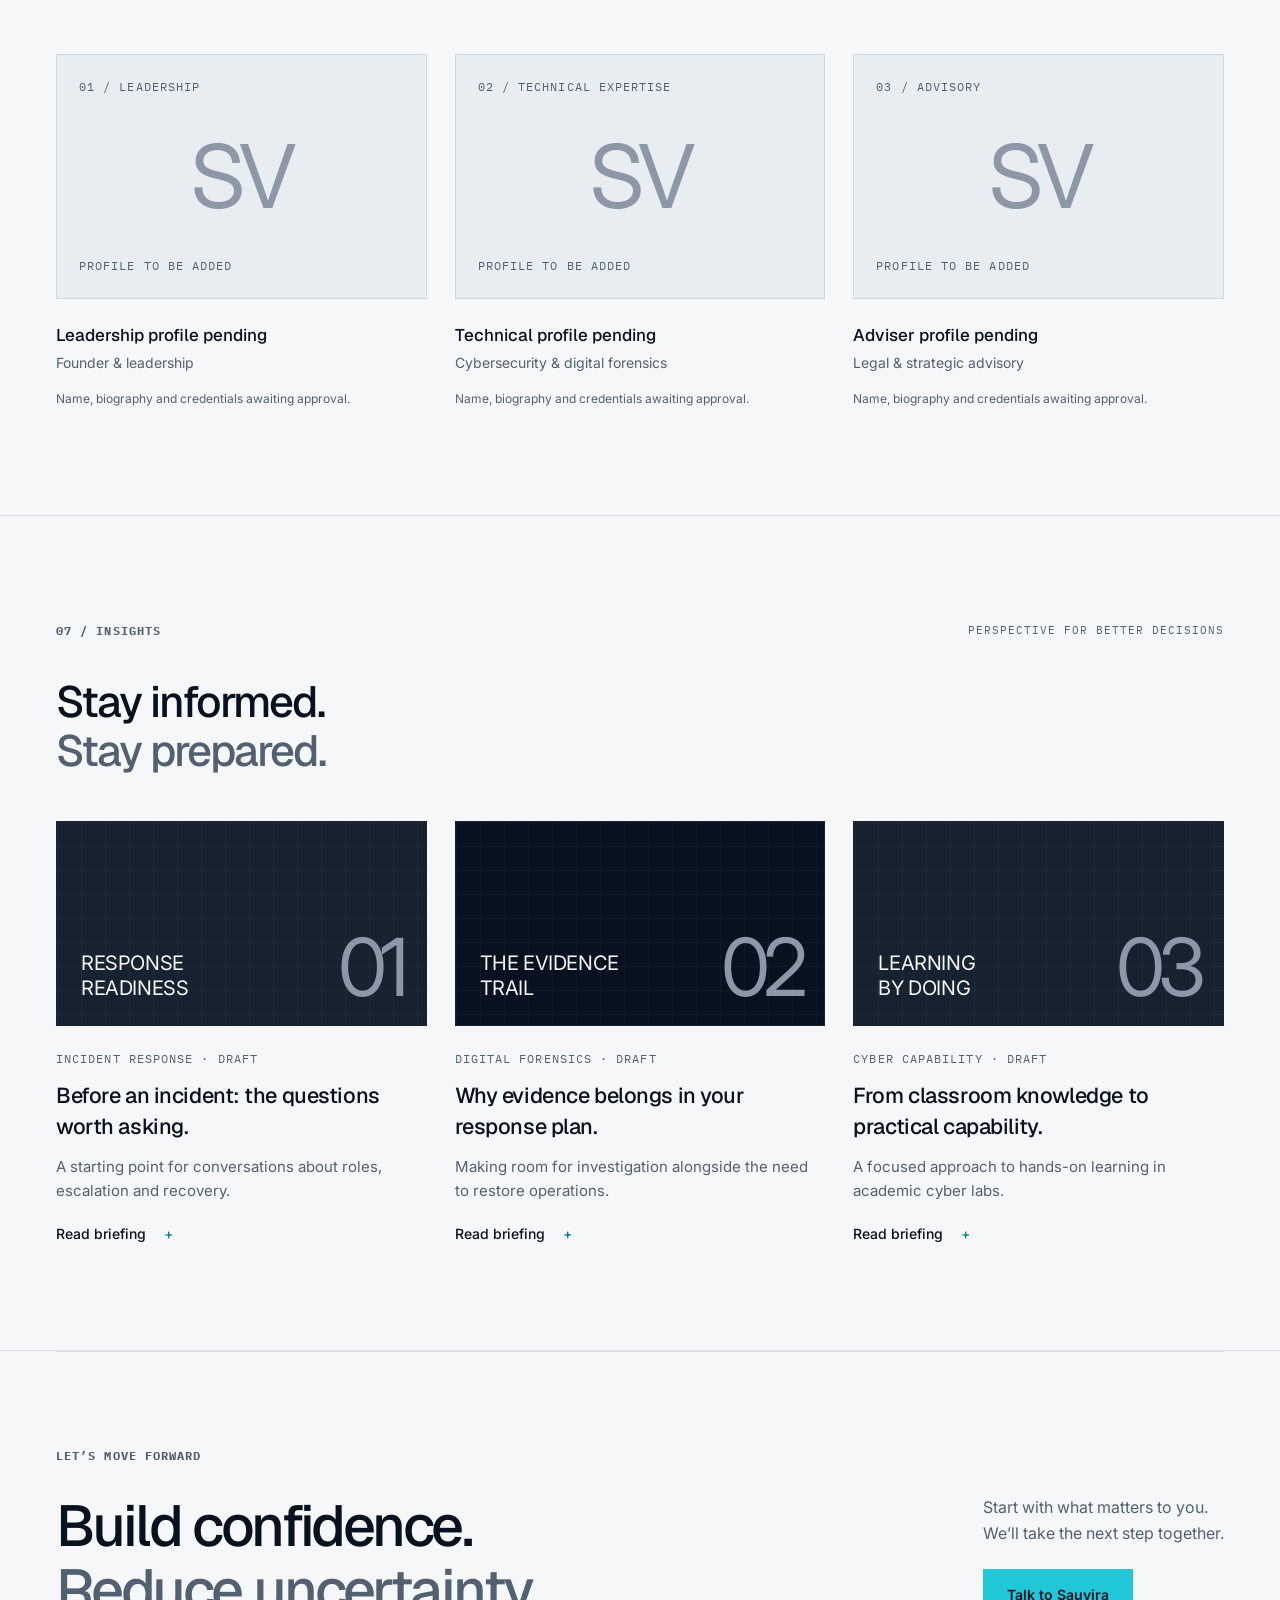
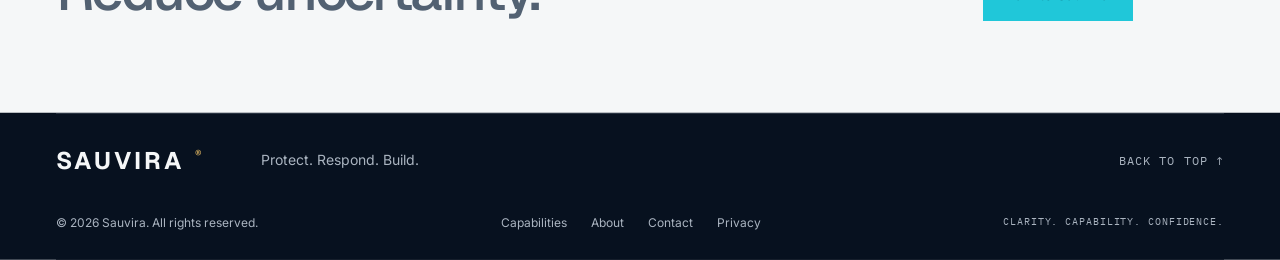
<file: v2-midnight/index.html>
<!doctype html>
<html lang="en">
<head>
<meta charset="utf-8"><meta name="viewport" content="width=device-width,initial-scale=1">
<title>Sauvira — Cyber risk. Under control.</title>
<meta name="description" content="Sauvira brings together cybersecurity, digital forensics and cyber capability. Protect what matters. Respond with clarity. Build resilience.">
<meta name="theme-color" content="#07111F"><meta property="og:title" content="Sauvira — Cyber risk. Under control."><meta property="og:description" content="Protect what matters. Respond with clarity. Build resilience."><meta property="og:type" content="website">
<link rel="icon" href="favicon.svg" type="image/svg+xml"><link rel="stylesheet" href="styles.css"><link rel="stylesheet" href="theme.css"><script src="app.js" defer></script>
</head>
<body>
<a class="skip" href="#main">Skip to content</a>
<header class="header"><a class="brand" href="#" aria-label="Sauvira home"><span class="brand-symbol" aria-hidden="true">S<span>▰</span></span>SAUVIRA<span class="brand-dot">®</span></a><button class="menu-toggle" aria-expanded="false" aria-controls="navigation">Menu <span>☰</span></button><nav id="navigation" aria-label="Main navigation"><a href="#capabilities">Capabilities</a><a href="#who">Who we protect</a><a href="#about">About us</a><a href="#insights">Insights</a></nav><a class="header-emergency" href="#incident">Incident response <span aria-hidden="true">↗</span></a><a class="button small" href="#contact">Let’s talk</a></header>
<main id="main">
<section class="hero wrap">
<div class="hero-top"><span class="eyebrow">CYBERSECURITY. DIGITAL FORENSICS. CYBER CAPABILITY.</span><span class="mono hero-coordinate">CLARITY IN A COMPLEX WORLD / 01</span></div>
<div class="hero-grid"><div class="hero-copy"><h1>Cyber risk.<br><span>Under control.</span></h1><p>Protect what matters. Respond with clarity.<br>Build the capability to stay ahead.</p><p class="hero-description">Sauvira helps organisations and individuals prevent, respond to and recover from cyber incidents.</p><div class="actions"><a class="button" href="#contact">Talk to a cybersecurity expert</a><a class="text-link" href="#capabilities">Explore our capabilities <span>↓</span></a></div></div>
<div class="system" role="img" aria-label="Conceptual network diagram connecting protection, response and capability around a secure core">
<div class="system-head mono"><span>SAUVIRA / DEFENCE ARCHITECTURE</span><span>CONCEPT VIEW</span></div>
<svg viewBox="0 0 560 460" aria-hidden="true"><defs><pattern id="grid" width="28" height="28" patternUnits="userSpaceOnUse"><path d="M 28 0 L 0 0 0 28" fill="none" stroke="#8C98A7" stroke-opacity=".10"/></pattern><radialGradient id="halo"><stop stop-color="#20C7D9" stop-opacity=".15"/><stop offset="1" stop-color="#20C7D9" stop-opacity="0"/></radialGradient></defs><rect width="560" height="460" fill="url(#grid)"/><circle cx="280" cy="225" r="208" fill="url(#halo)"/><g class="orbits" fill="none" stroke="#8C98A7"><circle cx="280" cy="225" r="172" stroke-dasharray="2 8"/><circle cx="280" cy="225" r="128"/><path d="M280 30V420M75 225H490" stroke-dasharray="3 6"/><path d="M158 103L402 347M158 347L402 103" stroke-opacity=".5"/></g><g fill="none" stroke="#8C98A7"><path d="M125 133H207L250 199M429 135H350L310 199M280 273V345H410"/><path class="signal" d="M125 133H207L250 199M429 135H350L310 199M280 273V345H410" stroke="#20C7D9" stroke-width="3" stroke-dasharray="7 190"/></g><g fill="#07111F" stroke="#8C98A7"><path d="M280 168L331 197V254L280 283L229 254V197Z"/><path d="M280 181L319 203V247L280 269L241 247V203Z" stroke-opacity=".4"/></g><text x="280" y="233" text-anchor="middle" fill="#8C98A7" font-size="23" font-family="Geist, Arial" letter-spacing="3">S</text><g fill="#07111F" stroke="#20C7D9"><circle cx="125" cy="133" r="6"/><circle cx="429" cy="135" r="6"/><circle cx="410" cy="345" r="6"/></g><g fill="#8C98A7" font-size="11" font-family="IBM Plex Mono, monospace" letter-spacing="2"><text x="77" y="112">01 / PROTECT</text><text x="372" y="112">02 / RESPOND</text><text x="378" y="376">03 / BUILD</text><text x="241" y="314" fill="#8C98A7">RESILIENCE</text></g><g fill="#8C98A7"><circle cx="280" cy="53" r="3"/><circle cx="108" cy="225" r="3"/><circle cx="452" cy="225" r="3"/><circle cx="159" cy="346" r="3"/></g></svg>
<div class="system-foot mono"><span>INTELLIGENCE → ACTION → RESILIENCE</span><span>+ INTEGRATED BY DESIGN</span></div></div></div>
<div class="hero-base"><span class="mono">ONE PARTNER. THREE CONNECTED CAPABILITIES.</span><a href="#capabilities" class="mono">SCROLL TO EXPLORE ↓</a></div>
</section>
<section id="capabilities" class="capabilities wrap"><div class="cap-grid"><article class="cap-card"><div class="cap-top"><span class="mono">01 / PREVENT & DEFEND</span><span class="cap-icon">⌁</span></div><h2>Protect<span>.</span></h2><h3>Managed cybersecurity</h3><p>Turn fragmented security into a coordinated defence. Understand your exposure and strengthen the systems you depend on.</p><div class="tags"><span>Risk assessments</span><span>Sauvira Shield</span><span>Security monitoring</span></div><a href="#contact" class="text-link">Strengthen your defence <span>+</span></a></article><article class="cap-card respond"><div class="cap-top"><span class="mono">02 / INVESTIGATE & RECOVER</span><span class="cap-icon">⌕</span></div><h2>Respond<span>.</span></h2><h3>Incident response & digital forensics</h3><p>Bring structure to a critical moment. Contain the incident, understand what happened and preserve the evidence that matters.</p><div class="tags"><span>Incident response</span><span>Digital forensics</span><span>Evidence preservation</span></div><a href="#incident" class="text-link">Get response support <span>+</span></a></article><article class="cap-card"><div class="cap-top"><span class="mono">03 / LEARN & PREPARE</span><span class="cap-icon">⌘</span></div><h2>Build<span>.</span></h2><h3>Cyber labs & capability development</h3><p>Close the gap between knowing and doing. Develop practical skills, stronger teams and institutional cyber readiness.</p><div class="tags"><span>Academic cyber labs</span><span>Hands-on training</span><span>Readiness exercises</span></div><a href="#contact" class="text-link">Build lasting capability <span>+</span></a></article></div></section>
<section class="stakes section wrap"><div class="section-top"><span class="eyebrow">01 / WHAT’S AT STAKE</span><span class="mono">CYBER RISK IS BUSINESS RISK</span></div><div class="split"><h2>More than data.<br><span>Everything it enables.</span></h2><p>A cyber incident reaches beyond your systems. It can interrupt operations, expose sensitive information and put hard-earned trust at risk.</p></div><div class="stakes-grid"><article><span class="index">01</span><h3>Business continuity</h3><p>The ability to keep serving your customers, your teams and your community.</p></article><article><span class="index">02</span><h3>Critical assets</h3><p>The financial, intellectual and personal information your organisation holds.</p></article><article><span class="index">03</span><h3>Trust & reputation</h3><p>The confidence people place in your organisation, built over years.</p></article><article><span class="index">04</span><h3>Accountability</h3><p>The clarity and evidence needed for informed decisions after an incident.</p></article></div></section>
<section class="difference section"><div class="wrap"><div class="section-top"><span class="eyebrow">02 / THE SAUVIRA DIFFERENCE</span><span class="mono">THE COMPLETE PICTURE</span></div><div class="split"><h2>Technical depth.<br>Investigative rigour.<br><span>Readiness to act.</span></h2><div><p>Stopping an attack is one part of the challenge. Understanding it—and being prepared for what follows—requires a connected approach.</p><p>We bring cybersecurity, digital forensics and legal readiness into the same conversation.</p></div></div><div class="discipline-grid"><article><span class="mono">DEFEND</span><h3>Cybersecurity</h3><p>Understand exposure. Strengthen controls. Support a more resilient operation.</p></article><div class="plus" aria-hidden="true">+</div><article><span class="mono">ESTABLISH FACTS</span><h3>Digital forensics</h3><p>Investigate what happened. Preserve evidence. Make findings understandable.</p></article><div class="plus" aria-hidden="true">+</div><article><span class="mono">PREPARE</span><h3>Legal readiness</h3><p>Support documentation, evidence handling and coordination with your legal advisers.</p></article></div></div></section>
<section class="section wrap" id="approach"><div class="section-top"><span class="eyebrow">03 / HOW WE OPERATE</span><span class="mono">A CLEAR PATH THROUGH COMPLEXITY</span></div><div class="split"><h2>From uncertainty<br><span>to a plan of action.</span></h2><p>Every environment is different. Our approach starts with what matters to you and turns that understanding into practical next steps.</p></div><ol class="steps"><li><span class="step-number">01</span><h3>Understand</h3><p>Map your environment, priorities and the risks that need attention.</p></li><li><span class="step-number">02</span><h3>Prioritise</h3><p>Define a proportionate plan around your most important exposures.</p></li><li><span class="step-number">03</span><h3>Act</h3><p>Implement controls, investigate incidents or develop your team’s capability.</p></li><li><span class="step-number">04</span><h3>Strengthen</h3><p>Review outcomes and turn lessons into better ongoing readiness.</p></li></ol></section>
<section class="proof wrap"><div class="section-top"><span class="eyebrow">04 / EVIDENCE OVER ASSUMPTIONS</span><span class="placeholder">ILLUSTRATIVE FIGURES — REPLACE BEFORE LAUNCH</span></div><div class="stats"><article><strong>00<span>+</span></strong><p>Organisations supported</p><small>Placeholder · verified figure pending</small></article><article><strong>00<span>+</span></strong><p>Investigations completed</p><small>Placeholder · verified figure pending</small></article><article><strong>00<span>+</span></strong><p>Professionals trained</p><small>Placeholder · verified figure pending</small></article><article><strong>00<span>+</span></strong><p>Cyber labs established</p><small>Placeholder · verified figure pending</small></article></div></section>
<section id="who" class="section wrap"><div class="section-top"><span class="eyebrow">05 / WHO WE PROTECT</span><span class="mono">DIFFERENT CONTEXTS. SHARED RESPONSIBILITY.</span></div><div class="audience-layout"><h2>Your world.<br><span>Our focus.</span></h2><div class="audiences"><details open><summary><span class="mono">01</span><h3>Enterprises & growing businesses</h3><span class="detail-mark">+</span></summary><p>Protect business-critical systems, understand exposure and prepare teams to respond. A practical approach shaped around your operational priorities.</p></details><details><summary><span class="mono">02</span><h3>Academic institutions</h3><span class="detail-mark">+</span></summary><p>Build hands-on cyber labs, develop faculty and student capability, and support the security of your digital campus.</p></details><details><summary><span class="mono">03</span><h3>Legal & professional teams</h3><span class="detail-mark">+</span></summary><p>Bring technical clarity to digital evidence through structured investigation, evidence preservation and understandable findings.</p></details><details><summary><span class="mono">04</span><h3>Individuals & families</h3><span class="detail-mark">+</span></summary><p>Get guidance on digital incidents and personal cyber exposure, with a considered approach to sensitive information.</p></details></div></div></section>
<section id="incident" class="incident wrap"><div><span class="eyebrow"><span class="red-dot"></span> INCIDENT RESPONSE</span><h2>When it happens,<br>the next move matters.</h2><p>Suspect a cyber incident? Start with a confidential conversation about the situation and the support you need.</p><span class="incident-note">Response hours and emergency contact are pending verification.</span></div><div class="incident-action"><button class="button red" data-contact="incident">Request incident response</button><p>Share a brief overview only.<br>Do not send passwords or sensitive evidence.</p></div></section>
<section id="about" class="section wrap"><div class="section-top"><span class="eyebrow">06 / PEOPLE BEHIND THE MISSION</span><span class="mono">EXPERIENCE. JUDGEMENT. ACCOUNTABILITY.</span></div><div class="split"><h2>Human judgement.<br><span>At the centre.</span></h2><p>Technology informs the response. People make the decisions. Meet the leadership and advisers behind Sauvira.</p></div><div class="people"><article><div class="portrait"><span>01 / LEADERSHIP</span><strong>SV</strong><small>PROFILE TO BE ADDED</small></div><h3>Leadership profile pending</h3><p>Founder & leadership</p><small>Name, biography and credentials awaiting approval.</small></article><article><div class="portrait"><span>02 / TECHNICAL EXPERTISE</span><strong>SV</strong><small>PROFILE TO BE ADDED</small></div><h3>Technical profile pending</h3><p>Cybersecurity & digital forensics</p><small>Name, biography and credentials awaiting approval.</small></article><article><div class="portrait"><span>03 / ADVISORY</span><strong>SV</strong><small>PROFILE TO BE ADDED</small></div><h3>Adviser profile pending</h3><p>Legal & strategic advisory</p><small>Name, biography and credentials awaiting approval.</small></article></div></section>
<section id="insights" class="section insights"><div class="wrap"><div class="section-top"><span class="eyebrow">07 / INSIGHTS</span><span class="mono">PERSPECTIVE FOR BETTER DECISIONS</span></div><h2>Stay informed.<br><span>Stay prepared.</span></h2><div class="insight-grid"><article><div class="insight-art art-one"><span>RESPONSE<br>READINESS</span><span class="art-number">01</span></div><div class="article-meta mono">INCIDENT RESPONSE · DRAFT</div><h3>Before an incident: the questions worth asking.</h3><p>A starting point for conversations about roles, escalation and recovery.</p><button class="text-link" data-article="0">Read briefing <span>+</span></button></article><article><div class="insight-art art-two"><span>THE EVIDENCE<br>TRAIL</span><span class="art-number">02</span></div><div class="article-meta mono">DIGITAL FORENSICS · DRAFT</div><h3>Why evidence belongs in your response plan.</h3><p>Making room for investigation alongside the need to restore operations.</p><button class="text-link" data-article="1">Read briefing <span>+</span></button></article><article><div class="insight-art art-three"><span>LEARNING<br>BY DOING</span><span class="art-number">03</span></div><div class="article-meta mono">CYBER CAPABILITY · DRAFT</div><h3>From classroom knowledge to practical capability.</h3><p>A focused approach to hands-on learning in academic cyber labs.</p><button class="text-link" data-article="2">Read briefing <span>+</span></button></article></div></div></section>
<section id="contact" class="final-cta wrap"><span class="eyebrow">LET’S MOVE FORWARD</span><div><h2>Build confidence.<br><span>Reduce uncertainty.</span></h2><div><p>Start with what matters to you.<br>We’ll take the next step together.</p><button class="button" data-contact="general">Talk to Sauvira</button></div></div></section>
</main><footer class="wrap"><div class="footer-top"><a class="brand" href="#">SAUVIRA<span class="brand-dot">®</span></a><p>Protect. Respond. Build.</p><a href="#main" class="mono">BACK TO TOP ↑</a></div><div class="footer-bottom"><span>© <span id="year">2026</span> Sauvira. All rights reserved.</span><nav aria-label="Footer navigation"><a href="#capabilities">Capabilities</a><a href="#about">About</a><a href="#contact">Contact</a><button data-privacy>Privacy</button></nav><span class="mono">CLARITY. CAPABILITY. CONFIDENCE.</span></div></footer>
<dialog id="content-dialog" aria-labelledby="dialog-title"><button class="dialog-close" aria-label="Close dialog">×</button><div id="dialog-content"></div></dialog>
</body></html>
</file>
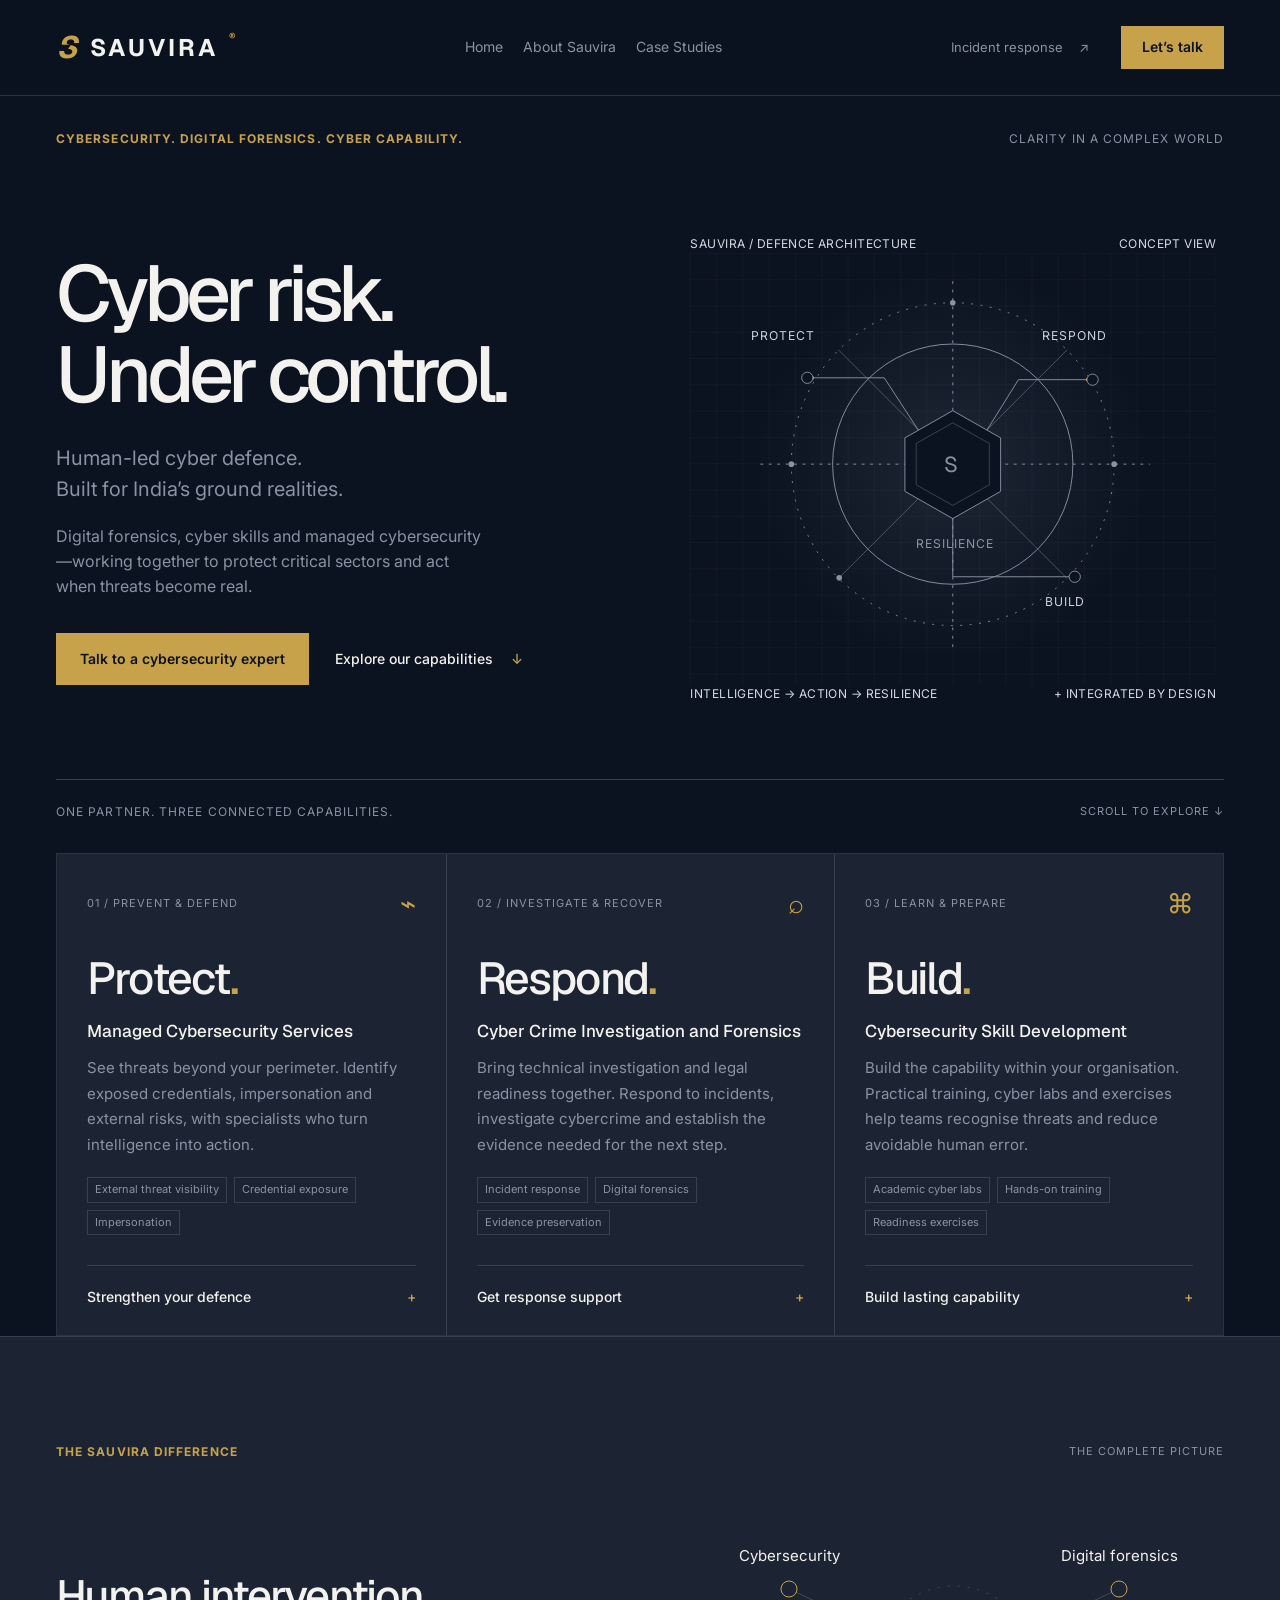
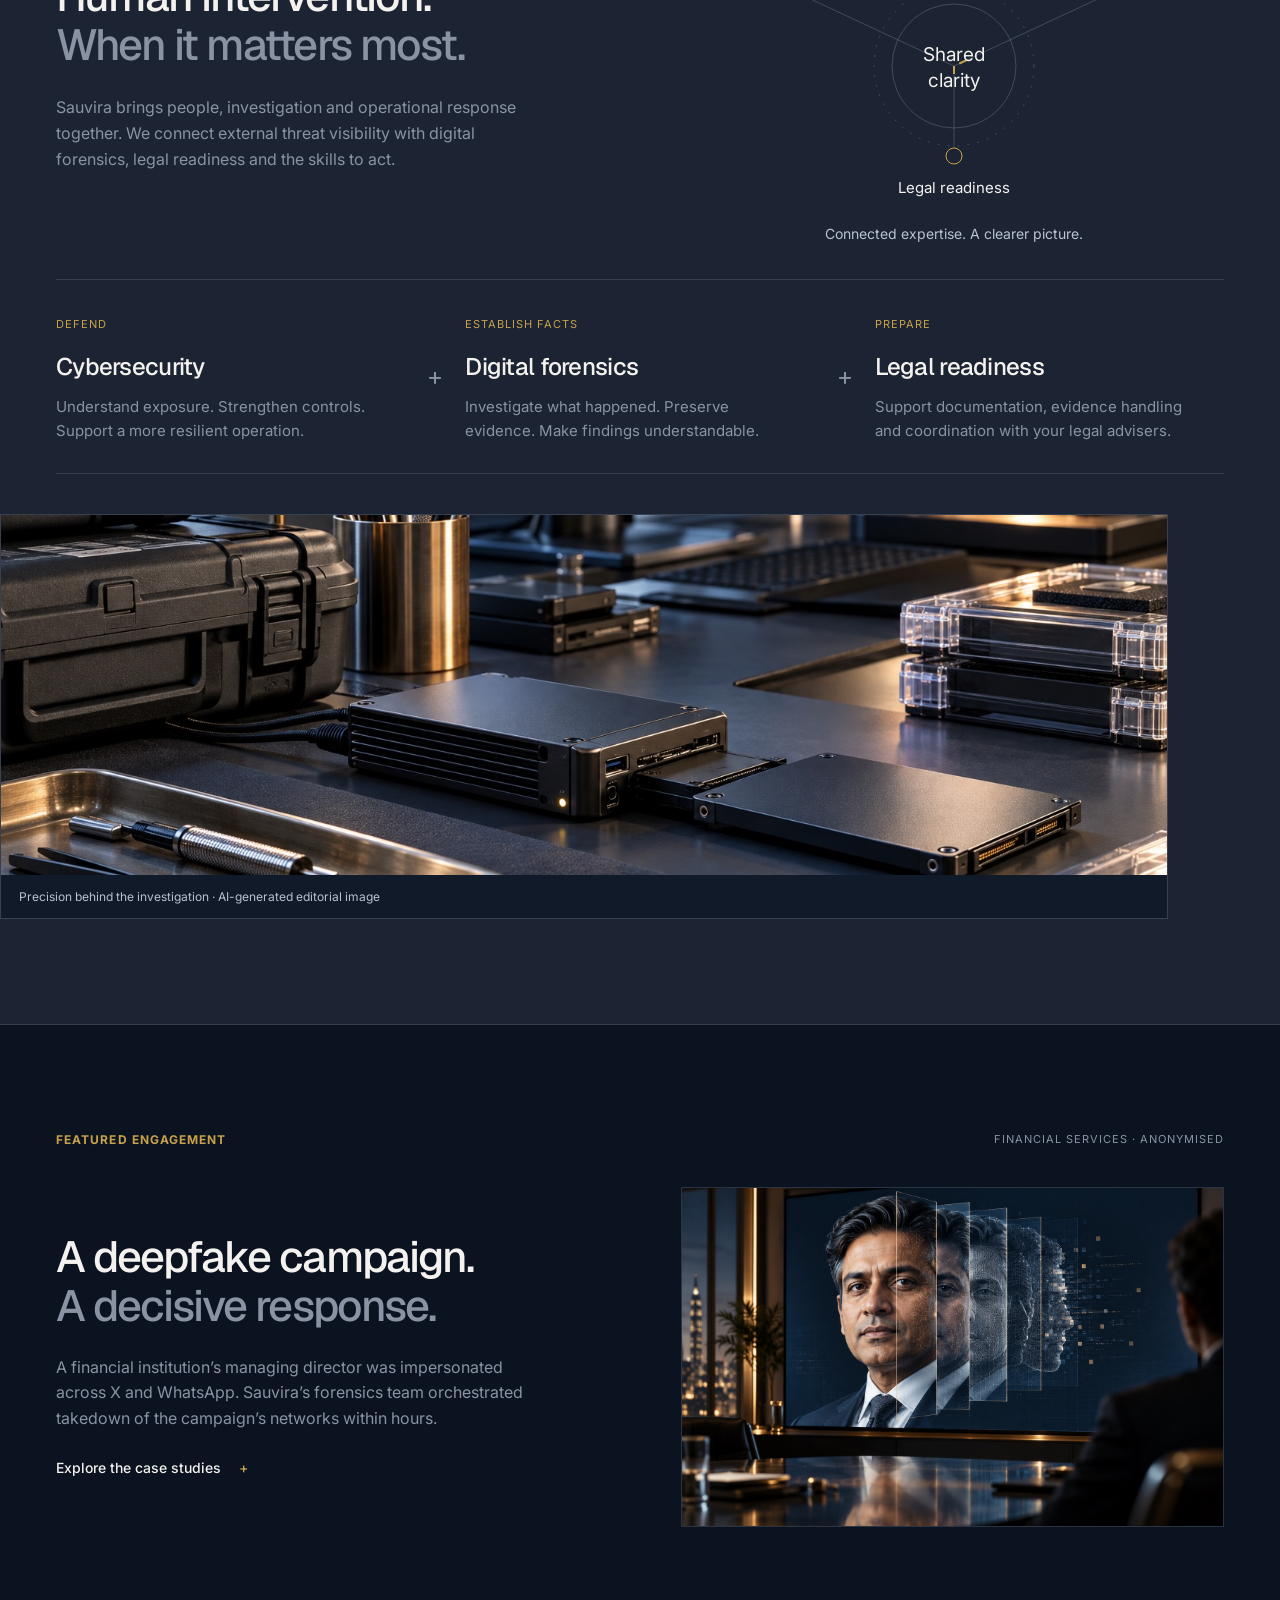
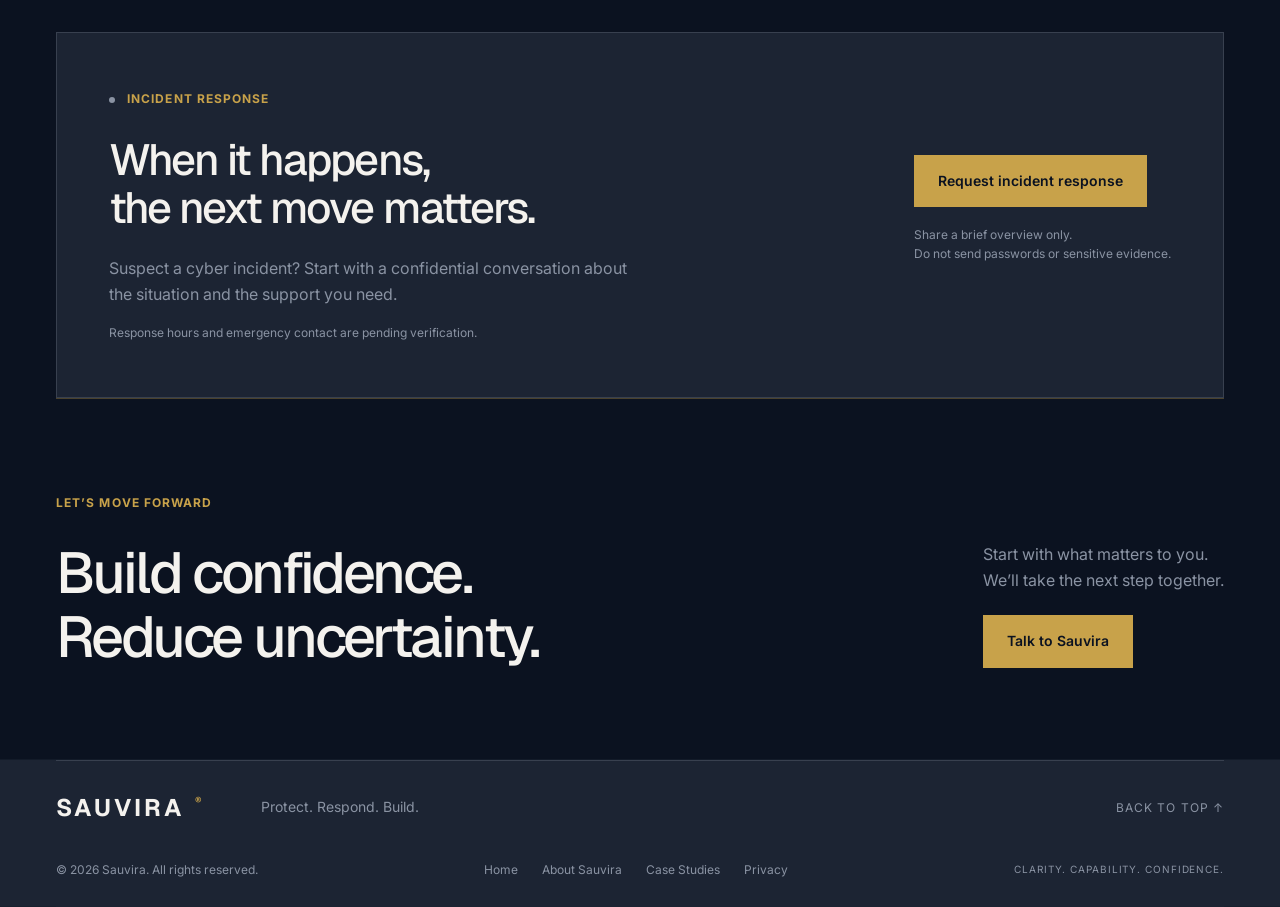
<file: v3-brass/index.html>
<!doctype html>
<html lang="en">
<head>
<meta charset="utf-8"><meta name="viewport" content="width=device-width,initial-scale=1">
<title>Sauvira — Cyber risk. Under control.</title>
<meta name="description" content="Human-led cyber defence for India’s critical sectors. Digital forensics, cyber skills development and managed cybersecurity under one roof.">
<meta name="theme-color" content="#0B1220"><meta property="og:title" content="Sauvira — Cyber risk. Under control."><meta property="og:description" content="Protect what matters. Respond with clarity. Build resilience."><meta property="og:type" content="website">
<link rel="icon" href="favicon.svg" type="image/svg+xml"><link rel="stylesheet" href="styles-responsive-v8.css"><script src="app.js" defer></script>
</head>
<body>
<a class="skip" href="#main">Skip to content</a>
<header class="header"><a class="brand" href="index.html" aria-label="Sauvira home"><span class="brand-symbol" aria-hidden="true">S<span>▰</span></span>SAUVIRA<span class="brand-dot">®</span></a><button class="menu-toggle" aria-expanded="false" aria-controls="navigation">Menu <span>☰</span></button><nav id="navigation" aria-label="Main navigation"><a href="index.html">Home</a><a href="about.html">About Sauvira</a><a href="clients.html">Case Studies</a></nav><a class="header-emergency" href="index.html#incident">Incident response <span aria-hidden="true">↗</span></a><a class="button small" href="index.html#contact">Let’s talk</a></header>
<main id="main">
<section class="hero wrap">
<div class="hero-top"><span class="eyebrow">CYBERSECURITY. DIGITAL FORENSICS. CYBER CAPABILITY.</span><span class="mono hero-coordinate">CLARITY IN A COMPLEX WORLD</span></div>
<div class="hero-grid"><div class="hero-copy"><h1>Cyber risk.<br><span>Under control.</span></h1><p>Human-led cyber defence.<br>Built for India’s ground realities.</p><p class="hero-description">Digital forensics, cyber skills and managed cybersecurity—working together to protect critical sectors and act when threats become real.</p><div class="actions"><a class="button" href="index.html#contact">Talk to a cybersecurity expert</a><a class="text-link" href="#capabilities">Explore our capabilities <span>↓</span></a></div></div>
<div class="system" role="img" aria-label="Conceptual network diagram connecting protection, response and capability around a secure core">
<div class="system-head mono"><span>SAUVIRA / DEFENCE ARCHITECTURE</span><span>CONCEPT VIEW</span></div>
<svg viewBox="0 0 560 460" aria-hidden="true"><defs><pattern id="grid" width="28" height="28" patternUnits="userSpaceOnUse"><path d="M 28 0 L 0 0 0 28" fill="none" stroke="#8A93A3" stroke-opacity=".10"/></pattern><radialGradient id="halo"><stop stop-color="#8A93A3" stop-opacity=".15"/><stop offset="1" stop-color="#8A93A3" stop-opacity="0"/></radialGradient></defs><rect width="560" height="460" fill="url(#grid)"/><circle cx="280" cy="225" r="208" fill="url(#halo)"/><g class="orbits" fill="none" stroke="#8A93A3"><circle cx="280" cy="225" r="172" stroke-dasharray="2 8"/><circle cx="280" cy="225" r="128"/><path d="M280 30V420M75 225H490" stroke-dasharray="3 6"/><path d="M158 103L402 347M158 347L402 103" stroke-opacity=".5"/></g><g fill="none" stroke="#8A93A3"><path d="M125 133H207L250 199M429 135H350L310 199M280 273V345H410"/><path class="signal" d="M125 133H207L250 199M429 135H350L310 199M280 273V345H410" stroke="#C8A24A" stroke-width="3" stroke-dasharray="7 190"/></g><g fill="#0B1220" stroke="#8A93A3"><path d="M280 168L331 197V254L280 283L229 254V197Z"/><path d="M280 181L319 203V247L280 269L241 247V203Z" stroke-opacity=".4"/></g><text x="280" y="233" text-anchor="middle" fill="#8A93A3" font-size="23" font-family="Geist, Arial" letter-spacing="3">S</text><g fill="#0B1220" stroke="#8A93A3"><circle cx="125" cy="133" r="6"/><circle cx="429" cy="135" r="6"/><circle cx="410" cy="345" r="6"/></g><g fill="#CCD2DC" font-size="13" font-family="Inter, Arial, sans-serif" letter-spacing="1"><text x="65" y="93">PROTECT</text><text x="375" y="93">RESPOND</text><text x="378" y="376">BUILD</text><text x="241" y="314" fill="#8A93A3">RESILIENCE</text></g><g fill="#8A93A3"><circle cx="280" cy="53" r="3"/><circle cx="108" cy="225" r="3"/><circle cx="452" cy="225" r="3"/><circle cx="159" cy="346" r="3"/></g></svg>
<div class="system-foot mono"><span>INTELLIGENCE → ACTION → RESILIENCE</span><span>+ INTEGRATED BY DESIGN</span></div></div></div>
<div class="hero-base"><span class="mono">ONE PARTNER. THREE CONNECTED CAPABILITIES.</span><a href="#capabilities" class="mono">SCROLL TO EXPLORE ↓</a></div>
</section>
<section id="capabilities" class="capabilities wrap"><p class="mobile-swipe-hint">Swipe to explore →</p><div class="cap-grid"><article class="cap-card"><div class="cap-top"><span class="mono">01 / PREVENT & DEFEND</span><span class="cap-icon">⌁</span></div><h2>Protect<span>.</span></h2><h3>Managed Cybersecurity Services</h3><p>See threats beyond your perimeter. Identify exposed credentials, impersonation and external risks, with specialists who turn intelligence into action.</p><div class="tags"><span>External threat visibility</span><span>Credential exposure</span><span>Impersonation</span></div><a href="index.html#contact" class="text-link">Strengthen your defence <span>+</span></a></article><article class="cap-card respond"><div class="cap-top"><span class="mono">02 / INVESTIGATE & RECOVER</span><span class="cap-icon">⌕</span></div><h2>Respond<span>.</span></h2><h3>Cyber Crime Investigation and Forensics</h3><p>Bring technical investigation and legal readiness together. Respond to incidents, investigate cybercrime and establish the evidence needed for the next step.</p><div class="tags"><span>Incident response</span><span>Digital forensics</span><span>Evidence preservation</span></div><a href="index.html#incident" class="text-link">Get response support <span>+</span></a></article><article class="cap-card"><div class="cap-top"><span class="mono">03 / LEARN & PREPARE</span><span class="cap-icon">⌘</span></div><h2>Build<span>.</span></h2><h3>Cybersecurity Skill Development</h3><p>Build the capability within your organisation. Practical training, cyber labs and exercises help teams recognise threats and reduce avoidable human error.</p><div class="tags"><span>Academic cyber labs</span><span>Hands-on training</span><span>Readiness exercises</span></div><a href="index.html#contact" class="text-link">Build lasting capability <span>+</span></a></article></div></section>

<section class="difference section"><div class="wrap"><div class="section-top"><span class="eyebrow">THE SAUVIRA DIFFERENCE</span><span class="mono">THE COMPLETE PICTURE</span></div><div class="split"><div class="purpose-copy"><h2>Human intervention.<br><span>When it matters most.</span></h2><p>Sauvira brings people, investigation and operational response together. We connect external threat visibility with digital forensics, legal readiness and the skills to act.</p></div><figure class="connected-visual"><svg viewBox="0 0 540 310" role="img" aria-labelledby="connected-title connected-desc"><title id="connected-title">Three disciplines. One informed response.</title><desc id="connected-desc">Cybersecurity, digital forensics and legal readiness connect to shared clarity at the centre.</desc><g fill="none" stroke="#8A93A3" stroke-opacity=".35"><path d="M105 90L270 167L435 90M270 167V257"/><circle cx="270" cy="167" r="62"/><circle cx="270" cy="167" r="80" stroke-dasharray="2 8"/></g><g class="flow-path" fill="none" stroke="#C8A24A" stroke-width="2" stroke-dasharray="8 180"><path d="M105 90L270 167L435 90M270 167V257"/></g><g fill="#1C2433" stroke="#C8A24A"><circle cx="105" cy="90" r="8"/><circle cx="435" cy="90" r="8"/><circle cx="270" cy="257" r="8"/></g><g fill="#F4F2EE" font-family="Inter,Arial,sans-serif" font-size="15" text-anchor="middle"><text x="105" y="62">Cybersecurity</text><text x="435" y="62">Digital forensics</text><text x="270" y="294">Legal readiness</text><text x="270" y="162" font-size="19">Shared</text><text x="270" y="188" font-size="19">clarity</text></g></svg><figcaption>Connected expertise. A clearer picture.</figcaption></figure></div><div class="discipline-grid"><article><span class="mono">DEFEND</span><h3>Cybersecurity</h3><p>Understand exposure. Strengthen controls. Support a more resilient operation.</p></article><div class="plus" aria-hidden="true">+</div><article><span class="mono">ESTABLISH FACTS</span><h3>Digital forensics</h3><p>Investigate what happened. Preserve evidence. Make findings understandable.</p></article><div class="plus" aria-hidden="true">+</div><article><span class="mono">PREPARE</span><h3>Legal readiness</h3><p>Support documentation, evidence handling and coordination with your legal advisers.</p></article></div></div><figure class="editorial-image evidence-photo wrap"><img src="images/digital-forensics.jpg" width="1536" height="1024" alt="Conceptual digital-forensics workbench with storage devices and precision equipment" loading="lazy"><figcaption>Precision behind the investigation · AI-generated editorial image</figcaption></figure></section>



<section class="section wrap featured-case"><div class="section-top"><span class="eyebrow">FEATURED ENGAGEMENT</span><span class="mono">FINANCIAL SERVICES · ANONYMISED</span></div><div class="split"><div><h2>A deepfake campaign.<br><span>A decisive response.</span></h2><p>A financial institution’s managing director was impersonated across X and WhatsApp. Sauvira’s forensics team orchestrated takedown of the campaign’s networks within hours.</p><a class="text-link" href="clients.html#deepfake">Explore the case studies <span>+</span></a></div><img class="feature-photo" src="images/deepfake.jpg" width="1536" height="1024" alt="Conceptual image of a fictional executive’s face reconstructed into manipulated digital layers, illustrating deepfake impersonation" loading="lazy"></div></section><section id="incident" class="incident wrap"><div><span class="eyebrow"><span class="red-dot"></span> INCIDENT RESPONSE</span><h2>When it happens,<br>the next move matters.</h2><p>Suspect a cyber incident? Start with a confidential conversation about the situation and the support you need.</p><span class="incident-note">Response hours and emergency contact are pending verification.</span></div><div class="incident-action"><button class="button red" data-contact="incident">Request incident response</button><p>Share a brief overview only.<br>Do not send passwords or sensitive evidence.</p></div></section>


<section id="contact" class="final-cta wrap"><span class="eyebrow">LET’S MOVE FORWARD</span><div><h2>Build confidence.<br><span>Reduce uncertainty.</span></h2><div><p>Start with what matters to you.<br>We’ll take the next step together.</p><button class="button" data-contact="general">Talk to Sauvira</button></div></div></section>
</main><footer class="wrap"><div class="footer-top"><a class="brand" href="index.html">SAUVIRA<span class="brand-dot">®</span></a><p>Protect. Respond. Build.</p><a href="#main" class="mono">BACK TO TOP ↑</a></div><div class="footer-bottom"><span>© <span id="year">2026</span> Sauvira. All rights reserved.</span><nav aria-label="Footer navigation"><a href="index.html">Home</a><a href="about.html">About Sauvira</a><a href="clients.html">Case Studies</a><button data-privacy>Privacy</button></nav><span class="mono">CLARITY. CAPABILITY. CONFIDENCE.</span></div></footer>
<dialog id="content-dialog" aria-labelledby="dialog-title"><button class="dialog-close" aria-label="Close dialog">×</button><div id="dialog-content"></div></dialog>
</body></html>
</file>
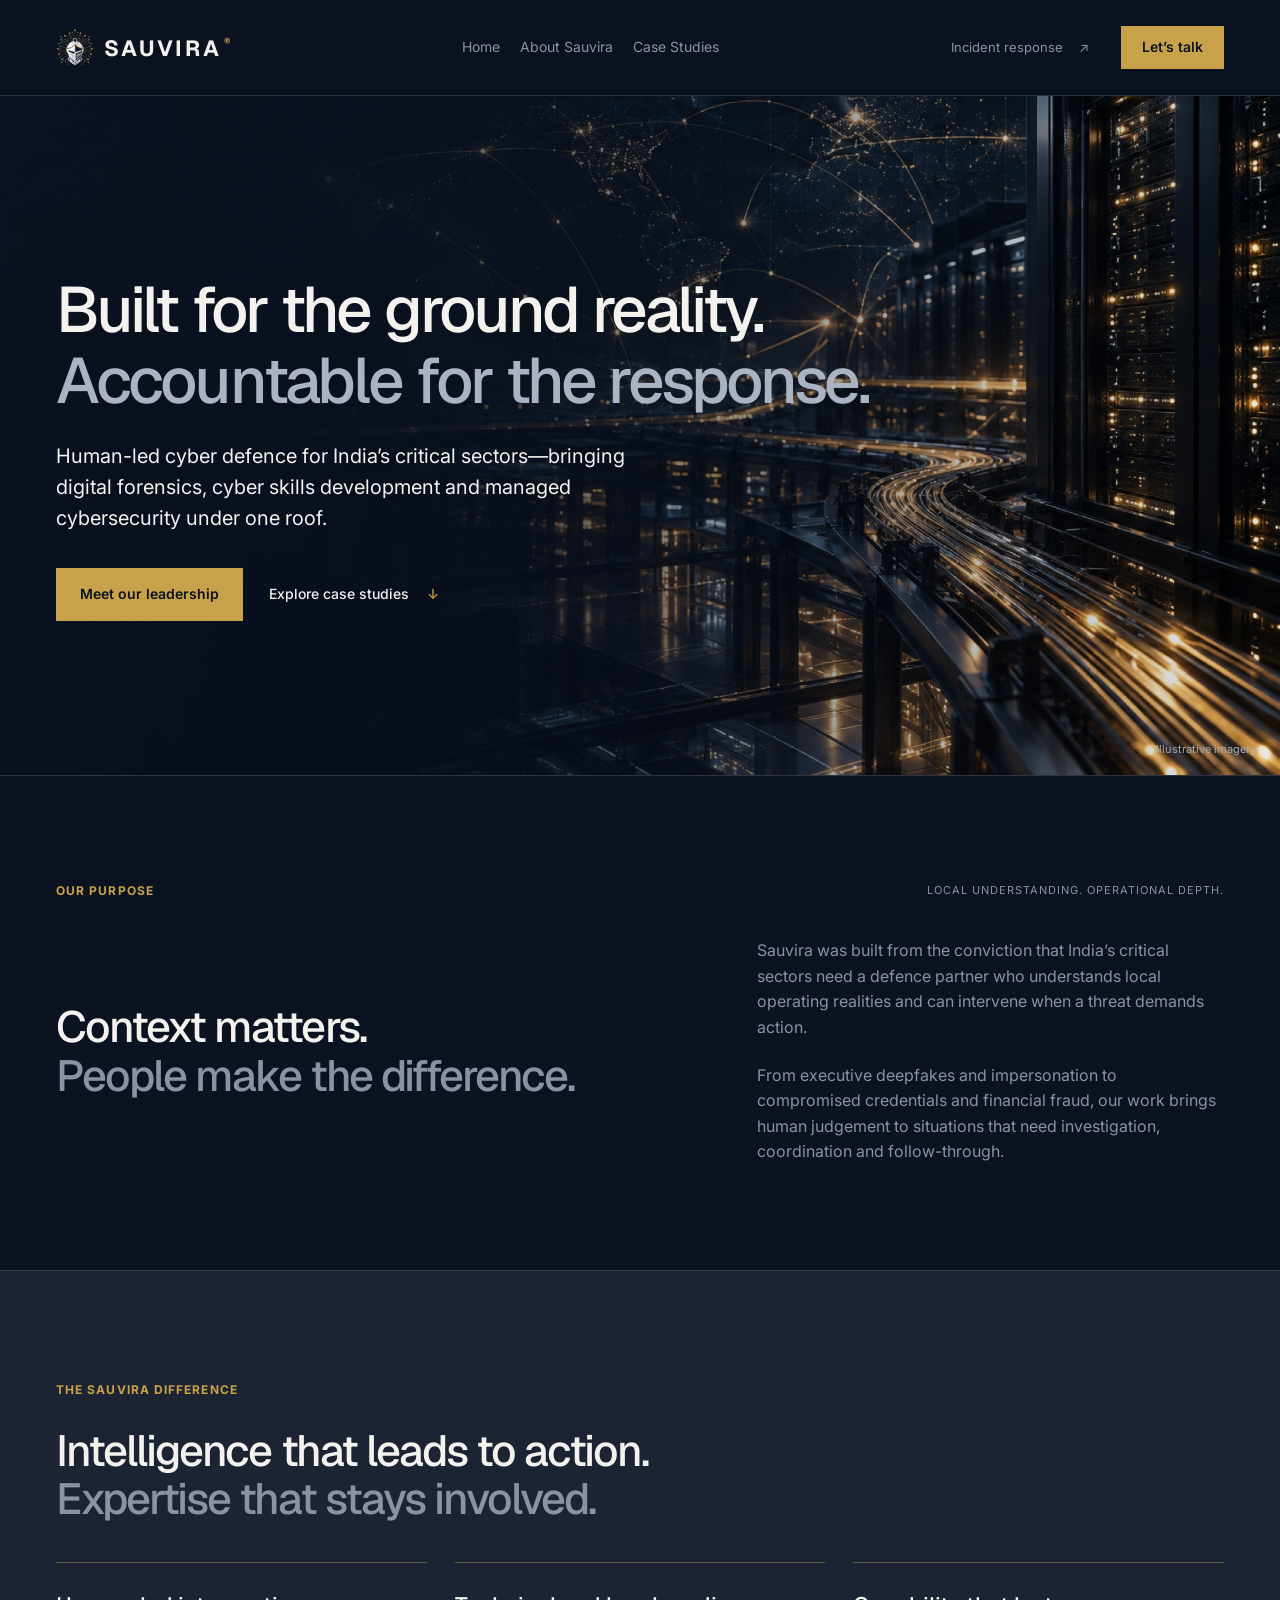
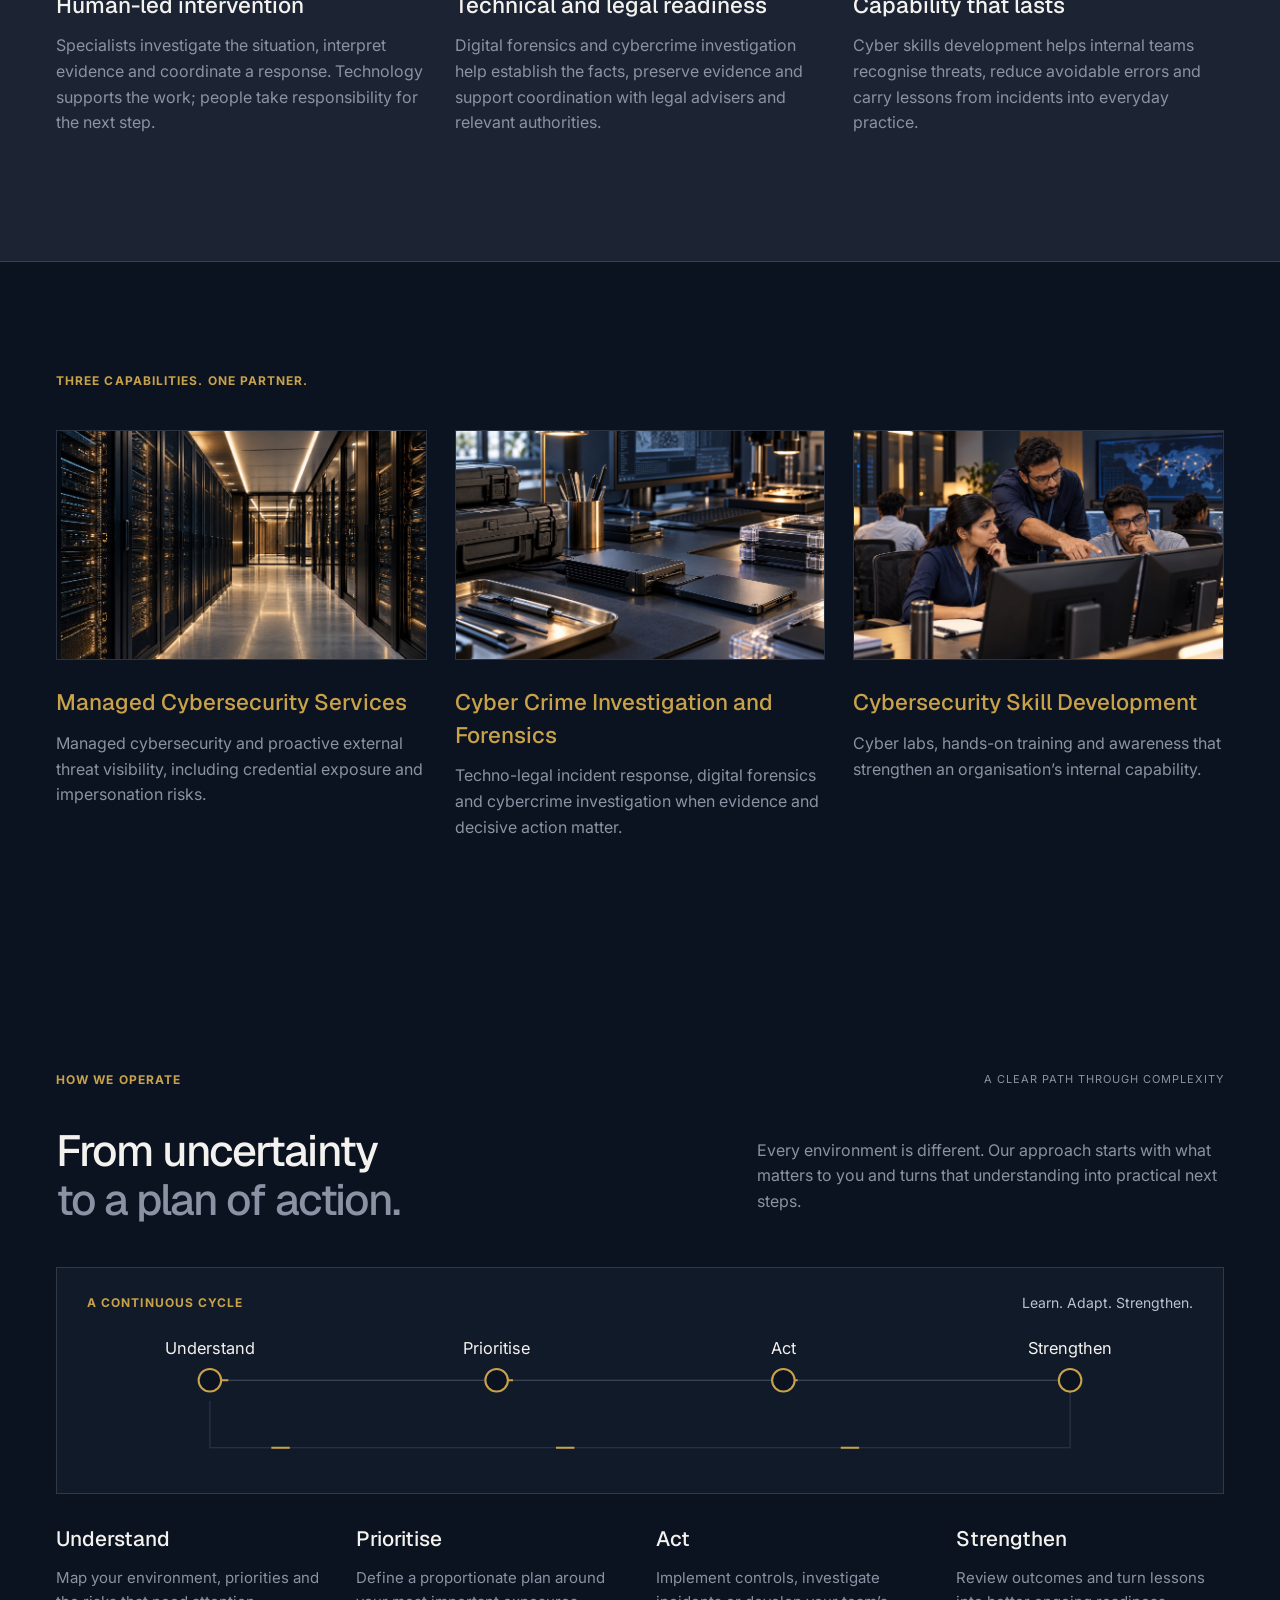
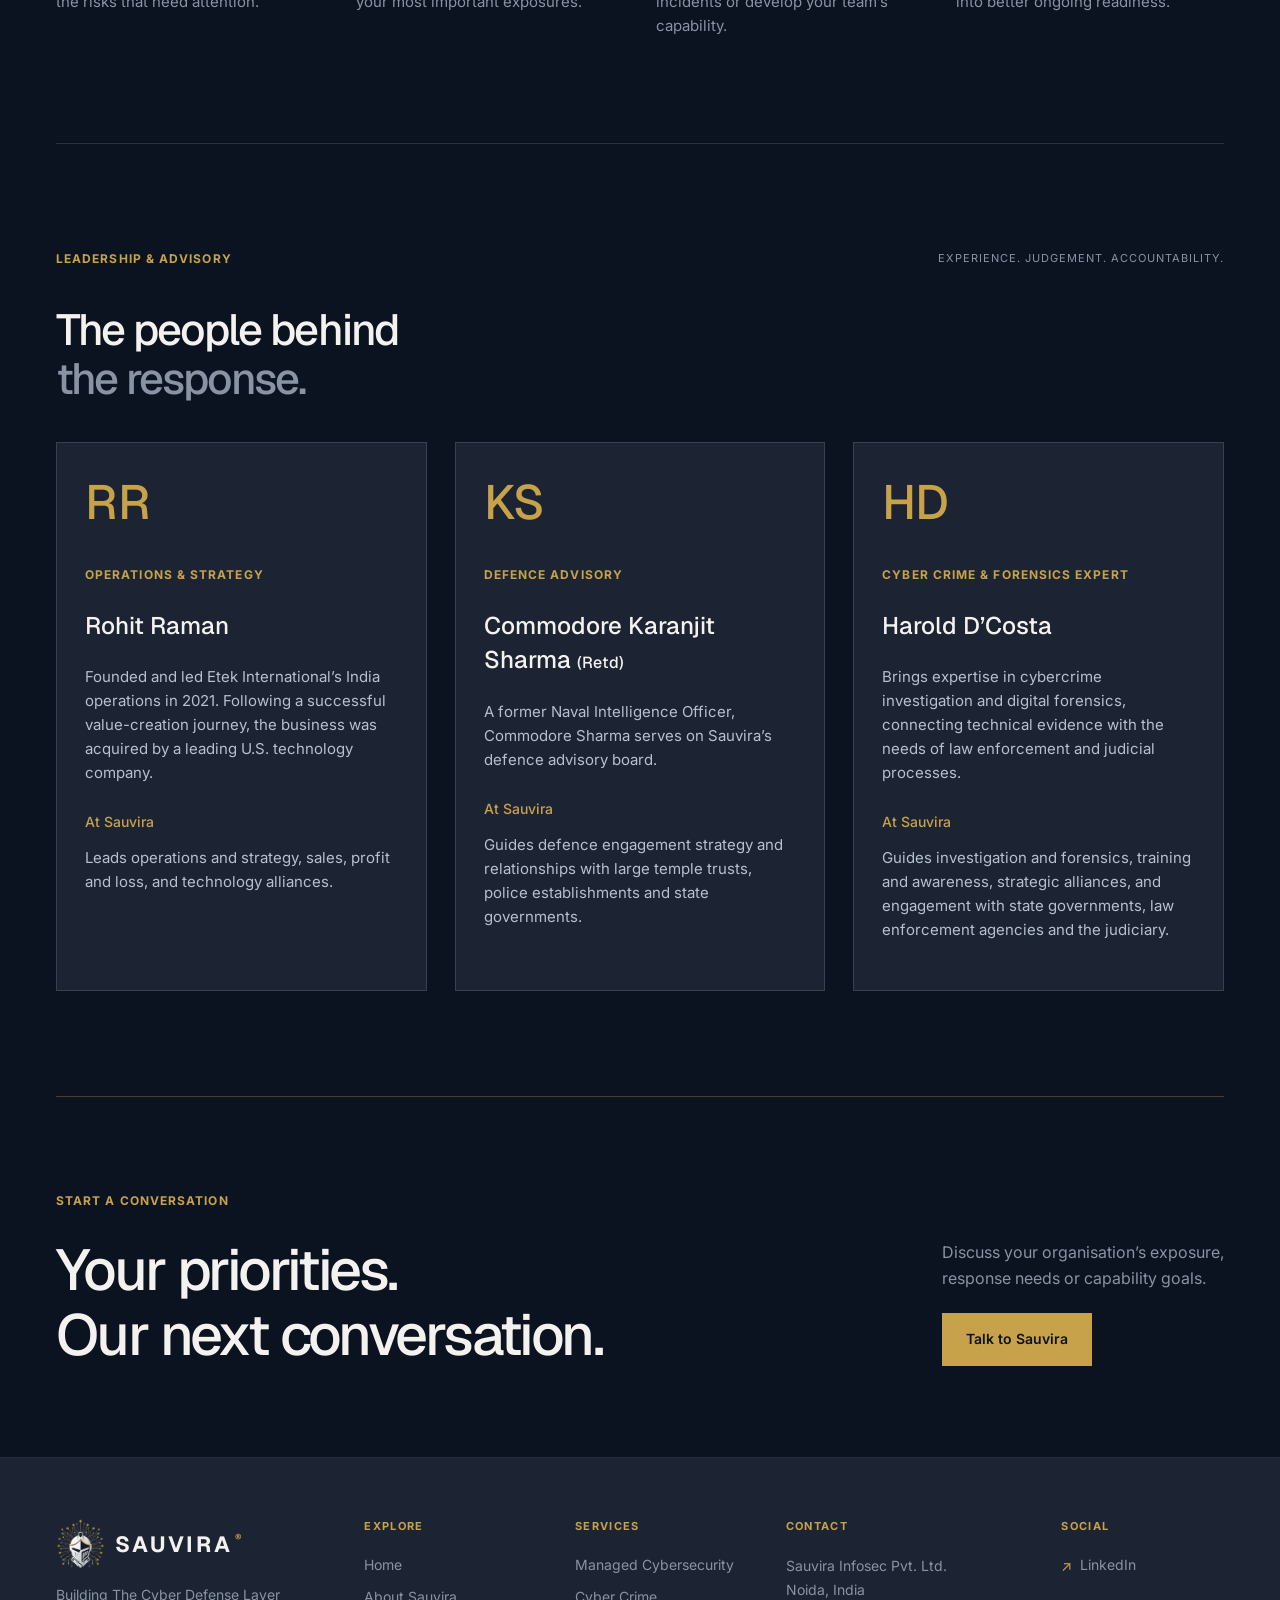
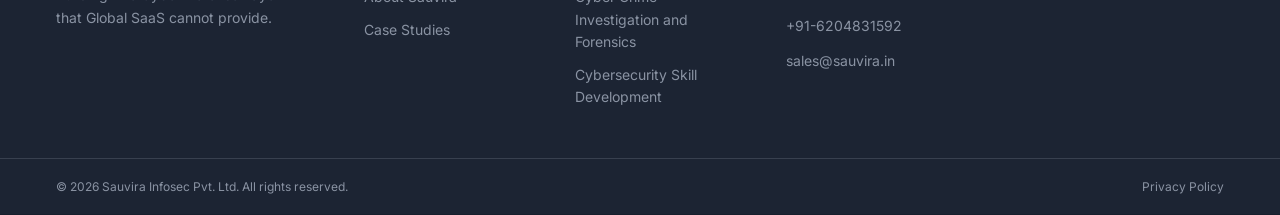
<file: about.html>
<!doctype html>
<html lang="en">
<head>
<meta charset="utf-8"><meta name="viewport" content="width=device-width,initial-scale=1">
<title>About Sauvira — Human-led cyber defence</title>
<meta name="description" content="Human-led cyber defence for India’s critical sectors. Digital forensics, cyber skills development and managed cybersecurity under one roof.">
<meta name="theme-color" content="#0B1220"><meta property="og:title" content="About Sauvira — Human-led cyber defence"><meta property="og:description" content="Protect what matters. Respond with clarity. Build resilience."><meta property="og:type" content="website">
<link rel="icon" href="favicon.svg" type="image/svg+xml"><link rel="stylesheet" href="styles-responsive-v8.css"><script src="app.js" defer></script>
</head>
<body>
<a class="skip" href="#main">Skip to content</a>
<header class="header"><a class="brand" href="index.html" aria-label="Sauvira home"><img src="images/sauvira-logo-3d.png" alt="Sauvira logo" class="header-logo"><span class="brand-name">SAUVIRA<span class="brand-dot">®</span></span></a><button class="menu-toggle" aria-expanded="false" aria-controls="navigation">Menu <span>☰</span></button><nav id="navigation" aria-label="Main navigation"><a href="index.html">Home</a><a href="about.html">About Sauvira</a><a href="clients.html">Case Studies</a></nav><a class="header-emergency" href="index.html#incident">Incident response <span aria-hidden="true">↗</span></a><a class="button small" href="index.html#contact">Let’s talk</a></header>
<main id="main"><section class="about-hero full-image-hero"><div class="wrap hero-copy"><span class="eyebrow"></span><h1>Built for the ground reality.<br><span>Accountable for the response.</span></h1><p>Human-led cyber defence for India’s critical sectors—bringing digital forensics, cyber skills development and managed cybersecurity under one roof.</p><div class="actions"><a class="button" href="#leadership">Meet our leadership</a><a class="text-link" href="clients.html">Explore case studies <span>↓</span></a></div></div><figure><img class="" src="images/cyber-hero.jpg" width="1536" height="1024" alt="Conceptual cybersecurity infrastructure and connected data networks, without people" fetchpriority="high"><figcaption>Illustrative imagery</figcaption></figure></section>
<section class="section wrap about-purpose"><div class="section-top"><span class="eyebrow">OUR PURPOSE</span><span class="mono">LOCAL UNDERSTANDING. OPERATIONAL DEPTH.</span></div><div class="split"><h2>Context matters.<br><span>People make the difference.</span></h2><div><p>Sauvira was built from the conviction that India’s critical sectors need a defence partner who understands local operating realities and can intervene when a threat demands action.</p><p>From executive deepfakes and impersonation to compromised credentials and financial fraud, our work brings human judgement to situations that need investigation, coordination and follow-through.</p></div></div></section>
<section class="difference section"><div class="wrap"><span class="eyebrow">THE SAUVIRA DIFFERENCE</span><h2 class="about-section-title">Intelligence that leads to action.<br><span>Expertise that stays involved.</span></h2><div class="about-pillars"><article><h3>Human-led intervention</h3><p>Specialists investigate the situation, interpret evidence and coordinate a response. Technology supports the work; people take responsibility for the next step.</p></article><article><h3>Technical and legal readiness</h3><p>Digital forensics and cybercrime investigation help establish the facts, preserve evidence and support coordination with legal advisers and relevant authorities.</p></article><article><h3>Capability that lasts</h3><p>Cyber skills development helps internal teams recognise threats, reduce avoidable errors and carry lessons from incidents into everyday practice.</p></article></div></div></section>
<section class="section wrap"><span class="eyebrow">THREE CAPABILITIES. ONE PARTNER.</span><p class="mobile-swipe-hint">Swipe to explore →</p><div class="about-pillars service-pillars"><article><img class="capability-photo" src="images/infrastructure.jpg" width="1536" height="1024" alt="Conceptual enterprise data-centre infrastructure" loading="lazy"><h3>Managed Cybersecurity Services</h3><p>Managed cybersecurity and proactive external threat visibility, including credential exposure and impersonation risks.</p></article><article><img class="capability-photo" src="images/digital-forensics.jpg" width="1536" height="1024" alt="Conceptual forensic examination equipment" loading="lazy"><h3>Cyber Crime Investigation and Forensics</h3><p>Techno-legal incident response, digital forensics and cybercrime investigation when evidence and decisive action matter.</p></article><article><img class="capability-photo" src="images/skills.jpg" width="1536" height="1024" alt="Conceptual hands-on cybersecurity training workshop" loading="lazy"><h3>Cybersecurity Skill Development</h3><p>Cyber labs, hands-on training and awareness that strengthen an organisation’s internal capability.</p></article></div></section>
<section class="section wrap" id="approach"><div class="section-top"><span class="eyebrow">HOW WE OPERATE</span><span class="mono">A CLEAR PATH THROUGH COMPLEXITY</span></div><div class="split"><h2>From uncertainty<br><span>to a plan of action.</span></h2><p>Every environment is different. Our approach starts with what matters to you and turns that understanding into practical next steps.</p></div><figure class="operating-visual"><div class="operating-caption"><span class="eyebrow">A CONTINUOUS CYCLE</span><span>Learn. Adapt. Strengthen.</span></div><svg viewBox="0 0 1080 150" role="img" aria-labelledby="cycle-title cycle-desc"><title id="cycle-title">From understanding to resilience</title><desc id="cycle-desc">Understand, prioritise, act and strengthen form a repeating cycle. Lessons feed back into the next assessment.</desc><path d="M120 50H960" fill="none" stroke="#8A93A3" stroke-opacity=".45"/><path d="M960 50V116H120V70" fill="none" stroke="#8A93A3" stroke-opacity=".25"/><path class="flow-path" d="M120 50H960V116H120V70" fill="none" stroke="#C8A24A" stroke-width="2" stroke-dasharray="18 260"/><g fill="#0B1220" stroke="#C8A24A" stroke-width="2"><circle cx="120" cy="50" r="11"/><circle cx="400" cy="50" r="11"/><circle cx="680" cy="50" r="11"/><circle cx="960" cy="50" r="11"/></g><g fill="#F4F2EE" font-family="Inter,Arial,sans-serif" font-size="16" text-anchor="middle"><text x="120" y="24">Understand</text><text x="400" y="24">Prioritise</text><text x="680" y="24">Act</text><text x="960" y="24">Strengthen</text></g></svg></figure><ol class="steps"><li><span class="step-number">01</span><h3>Understand</h3><p>Map your environment, priorities and the risks that need attention.</p></li><li><span class="step-number">02</span><h3>Prioritise</h3><p>Define a proportionate plan around your most important exposures.</p></li><li><span class="step-number">03</span><h3>Act</h3><p>Implement controls, investigate incidents or develop your team’s capability.</p></li><li><span class="step-number">04</span><h3>Strengthen</h3><p>Review outcomes and turn lessons into better ongoing readiness.</p></li></ol></section><section id="leadership" class="section wrap leadership-section"><div class="section-top"><span class="eyebrow">LEADERSHIP & ADVISORY</span><span class="mono">EXPERIENCE. JUDGEMENT. ACCOUNTABILITY.</span></div><h2>The people behind<br><span>the response.</span></h2><p class="mobile-swipe-hint">Swipe to explore →</p><div class="leadership-grid"><article class="leader"><span class="leader-monogram" aria-hidden="true">RR</span><span class="eyebrow">OPERATIONS & STRATEGY</span><h3>Rohit Raman</h3><p>Founded and led Etek International’s India operations in 2021. Following a successful value-creation journey, the business was acquired by a leading U.S. technology company.</p><h4>At Sauvira</h4><p>Leads operations and strategy, sales, profit and loss, and technology alliances.</p></article><article class="leader"><span class="leader-monogram" aria-hidden="true">KS</span><span class="eyebrow">DEFENCE ADVISORY</span><h3>Commodore Karanjit Sharma <span>(Retd)</span></h3><p>A former Naval Intelligence Officer, Commodore Sharma serves on Sauvira’s defence advisory board.</p><h4>At Sauvira</h4><p>Guides defence engagement strategy and relationships with large temple trusts, police establishments and state governments.</p></article><article class="leader"><span class="leader-monogram" aria-hidden="true">HD</span><span class="eyebrow">CYBER CRIME &amp; FORENSICS EXPERT</span><h3>Harold D’Costa</h3><p>Brings expertise in cybercrime investigation and digital forensics, connecting technical evidence with the needs of law enforcement and judicial processes.</p><h4>At Sauvira</h4><p>Guides investigation and forensics, training and awareness, strategic alliances, and engagement with state governments, law enforcement agencies and the judiciary.</p></article></div></section><section class="final-cta wrap"><span class="eyebrow">START A CONVERSATION</span><div><h2>Your priorities.<br><span>Our next conversation.</span></h2><div><p>Discuss your organisation’s exposure,<br>response needs or capability goals.</p><a class="button" href="index.html#contact">Talk to Sauvira</a></div></div></section></main><footer>
  <div class="footer-grid wrap">
    <!-- Brand Column -->
    <div class="footer-brand-col">
      <a class="brand" href="index.html"><img src="images/sauvira-logo-3d.png" alt="Sauvira logo" class="footer-logo"><span class="brand-name">SAUVIRA<span class="brand-dot">®</span></span></a>
      <p class="footer-brand-tagline">Building The Cyber Defense Layer<br>that Global SaaS cannot provide.</p>
    </div>
    <!-- Explore Column -->
    <div class="footer-col">
      <p class="footer-col-title">EXPLORE</p>
      <nav aria-label="Explore navigation">
        <a href="index.html">Home</a>
        <a href="about.html">About Sauvira</a>
        <a href="clients.html">Case Studies</a>
      </nav>
    </div>
    <!-- Services Column -->
    <div class="footer-col">
      <p class="footer-col-title">SERVICES</p>
      <nav aria-label="Services navigation">
        <a href="about.html#approach">Managed Cybersecurity</a>
        <a href="about.html#approach">Cyber Crime Investigation and Forensics</a>
        <a href="about.html#approach">Cybersecurity Skill Development</a>
      </nav>
    </div>
    <!-- Contact Column -->
    <div class="footer-col footer-contact">
      <p class="footer-col-title">CONTACT</p>
      <address>
        Sauvira Infosec Pvt. Ltd.<br>
        Noida, India
      </address>
      <p><a href="tel:+916204831592">+91-6204831592</a></p>
      <p><a href="mailto:sales@sauvira.in">sales@sauvira.in</a></p>
    </div>
    <!-- Social Column -->
    <div class="footer-col">
      <p class="footer-col-title">SOCIAL</p>
      <div class="footer-social-links">
        <a href="https://www.linkedin.com/company/sauvira-infosec/home/" target="_blank" rel="noopener">LinkedIn</a>
      </div>
    </div>
  </div>
  <hr class="footer-divider">
  <div class="footer-bottom-bar wrap">
    <span>© <span id="year">2026</span> Sauvira Infosec Pvt. Ltd. All rights reserved.</span>
    <button data-privacy>Privacy Policy</button>
  </div>
</footer>
<dialog id="content-dialog" aria-labelledby="dialog-title"><button class="dialog-close" aria-label="Close dialog">×</button><div id="dialog-content"></div></dialog>
</body></html>
</file>
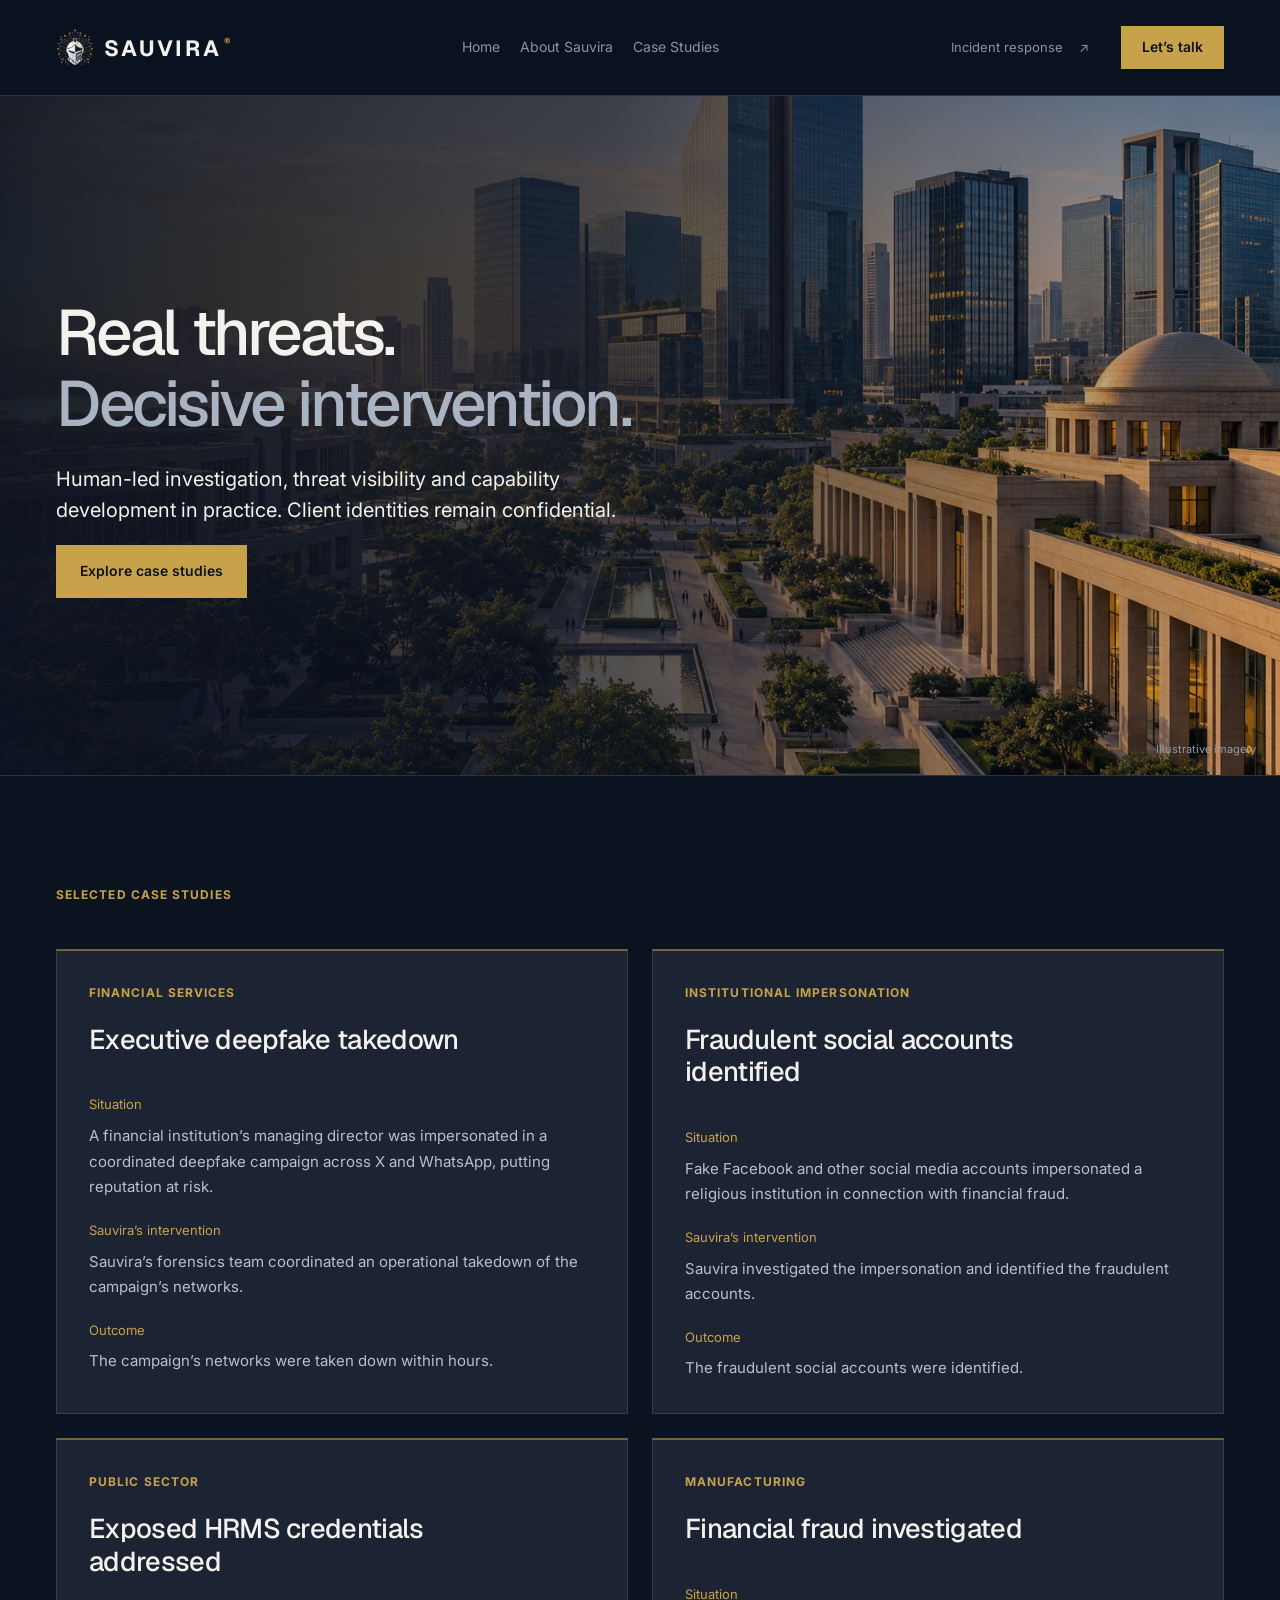
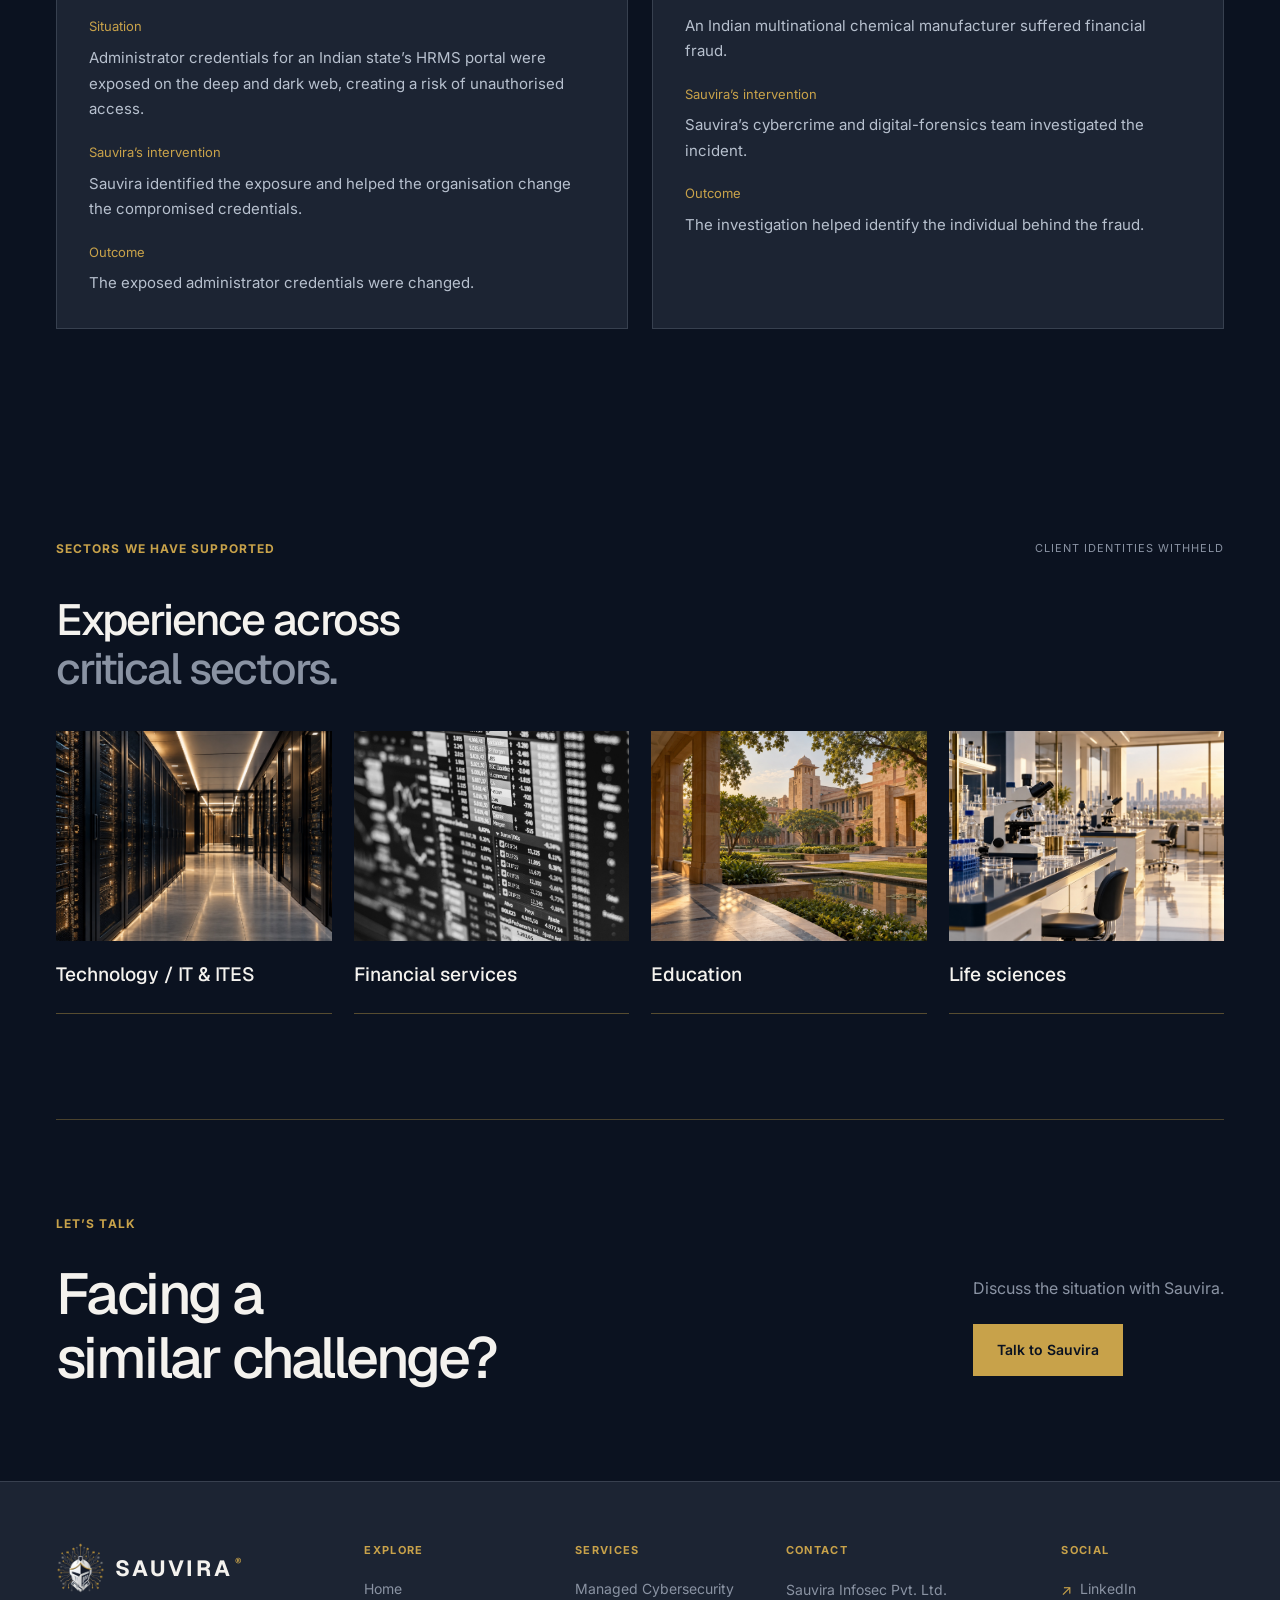
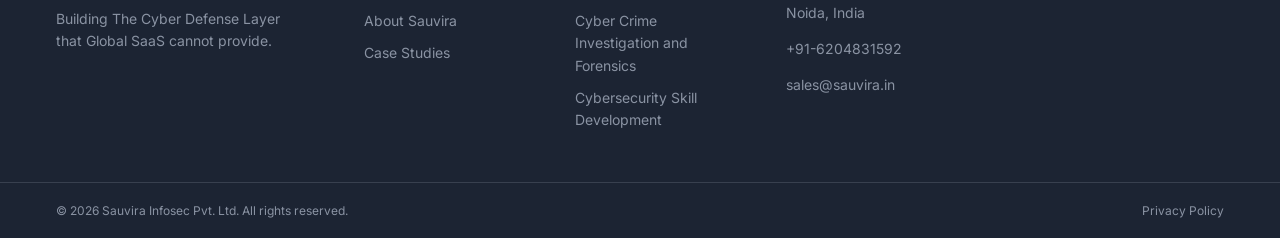
<file: clients.html>
<!doctype html>
<html lang="en">
<head>
<meta charset="utf-8"><meta name="viewport" content="width=device-width,initial-scale=1">
<title>Case Studies — Sauvira</title>
<meta name="description" content="Human-led cyber defence for India’s critical sectors. Digital forensics, cyber skills development and managed cybersecurity under one roof.">
<meta name="theme-color" content="#0B1220"><meta property="og:title" content="Case Studies — Sauvira"><meta property="og:description" content="Protect what matters. Respond with clarity. Build resilience."><meta property="og:type" content="website">
<link rel="icon" href="favicon.svg" type="image/svg+xml"><link rel="stylesheet" href="styles-responsive-v8.css"><script src="app.js" defer></script>
</head>
<body>
<a class="skip" href="#main">Skip to content</a>
<header class="header"><a class="brand" href="index.html" aria-label="Sauvira home"><img src="images/sauvira-logo-3d.png" alt="Sauvira logo" class="header-logo"><span class="brand-name">SAUVIRA<span class="brand-dot">®</span></span></a><button class="menu-toggle" aria-expanded="false" aria-controls="navigation">Menu <span>☰</span></button><nav id="navigation" aria-label="Main navigation"><a href="index.html">Home</a><a href="about.html">About Sauvira</a><a href="clients.html">Case Studies</a></nav><a class="header-emergency" href="index.html#incident">Incident response <span aria-hidden="true">↗</span></a><a class="button small" href="index.html#contact">Let’s talk</a></header>
<main id="main"><section class="about-hero full-image-hero case-hero"><div class="wrap hero-copy"><span class="eyebrow"></span><h1>Real threats.<br><span>Decisive intervention.</span></h1><p>Human-led investigation, threat visibility and capability development in practice. Client identities remain confidential.</p><a class="button" href="#case-studies">Explore case studies</a></div><figure><img class="" src="images/sectors.jpg" width="1536" height="1024" alt="Conceptual contemporary institutional and business architecture in India" fetchpriority="high"><figcaption>Illustrative imagery</figcaption></figure></section><section id="case-studies" class="section wrap"><span class="eyebrow">SELECTED CASE STUDIES</span><p class="mobile-swipe-hint">Swipe to explore →</p><div class="case-grid"><article id="deepfake" class="case-card"><span class="eyebrow">FINANCIAL SERVICES</span><h3>Executive deepfake takedown</h3><dl><dt>Situation</dt><dd>A financial institution’s managing director was impersonated in a coordinated deepfake campaign across X and WhatsApp, putting reputation at risk.</dd><dt>Sauvira’s intervention</dt><dd>Sauvira’s forensics team coordinated an operational takedown of the campaign’s networks.</dd><dt>Outcome</dt><dd>The campaign’s networks were taken down within hours.</dd></dl></article><article id="impersonation" class="case-card"><span class="eyebrow">INSTITUTIONAL IMPERSONATION</span><h3>Fraudulent social accounts identified</h3><dl><dt>Situation</dt><dd>Fake Facebook and other social media accounts impersonated a religious institution in connection with financial fraud.</dd><dt>Sauvira’s intervention</dt><dd>Sauvira investigated the impersonation and identified the fraudulent accounts.</dd><dt>Outcome</dt><dd>The fraudulent social accounts were identified.</dd></dl></article><article id="credentials" class="case-card"><span class="eyebrow">PUBLIC SECTOR</span><h3>Exposed HRMS credentials addressed</h3><dl><dt>Situation</dt><dd>Administrator credentials for an Indian state’s HRMS portal were exposed on the deep and dark web, creating a risk of unauthorised access.</dd><dt>Sauvira’s intervention</dt><dd>Sauvira identified the exposure and helped the organisation change the compromised credentials.</dd><dt>Outcome</dt><dd>The exposed administrator credentials were changed.</dd></dl></article><article id="fraud" class="case-card"><span class="eyebrow">MANUFACTURING</span><h3>Financial fraud investigated</h3><dl><dt>Situation</dt><dd>An Indian multinational chemical manufacturer suffered financial fraud.</dd><dt>Sauvira’s intervention</dt><dd>Sauvira’s cybercrime and digital-forensics team investigated the incident.</dd><dt>Outcome</dt><dd>The investigation helped identify the individual behind the fraud.</dd></dl></article></div></section><section id="portfolio" class="section wrap"><div class="section-top"><span class="eyebrow">SECTORS WE HAVE SUPPORTED</span><span class="mono">CLIENT IDENTITIES WITHHELD</span></div><h2>Experience across<br><span>critical sectors.</span></h2><div class="sector-gallery"><article><img class="" src="images/infrastructure.jpg" width="1536" height="1024" alt="Enterprise technology infrastructure" loading="lazy"><h3>Technology / IT & ITES</h3></article><article><img class="" src="images/financial-services.jpg" width="1536" height="1024" alt="Stock-market prices and financial trading display" loading="lazy"><h3>Financial services</h3></article><article><img class="" src="images/university.jpg" width="1536" height="1024" alt="Illustrative Indian university campus with sandstone academic buildings" loading="lazy"><h3>Education</h3></article><article><img class="" src="images/lifesciences.jpg" width="1536" height="1024" alt="Conceptual modern life-sciences laboratory" loading="lazy"><h3>Life sciences</h3></article></div></section><section class="final-cta wrap"><span class="eyebrow">LET’S TALK</span><div><h2>Facing a<br><span>similar challenge?</span></h2><div><p>Discuss the situation with Sauvira.</p><a class="button" href="index.html#contact">Talk to Sauvira</a></div></div></section></main><footer>
  <div class="footer-grid wrap">
    <!-- Brand Column -->
    <div class="footer-brand-col">
      <a class="brand" href="index.html"><img src="images/sauvira-logo-3d.png" alt="Sauvira logo" class="footer-logo"><span class="brand-name">SAUVIRA<span class="brand-dot">®</span></span></a>
      <p class="footer-brand-tagline">Building The Cyber Defense Layer<br>that Global SaaS cannot provide.</p>
    </div>
    <!-- Explore Column -->
    <div class="footer-col">
      <p class="footer-col-title">EXPLORE</p>
      <nav aria-label="Explore navigation">
        <a href="index.html">Home</a>
        <a href="about.html">About Sauvira</a>
        <a href="clients.html">Case Studies</a>
      </nav>
    </div>
    <!-- Services Column -->
    <div class="footer-col">
      <p class="footer-col-title">SERVICES</p>
      <nav aria-label="Services navigation">
        <a href="about.html#approach">Managed Cybersecurity</a>
        <a href="about.html#approach">Cyber Crime Investigation and Forensics</a>
        <a href="about.html#approach">Cybersecurity Skill Development</a>
      </nav>
    </div>
    <!-- Contact Column -->
    <div class="footer-col footer-contact">
      <p class="footer-col-title">CONTACT</p>
      <address>
        Sauvira Infosec Pvt. Ltd.<br>
        Noida, India
      </address>
      <p><a href="tel:+916204831592">+91-6204831592</a></p>
      <p><a href="mailto:sales@sauvira.in">sales@sauvira.in</a></p>
    </div>
    <!-- Social Column -->
    <div class="footer-col">
      <p class="footer-col-title">SOCIAL</p>
      <div class="footer-social-links">
        <a href="https://www.linkedin.com/company/sauvira-infosec/home/" target="_blank" rel="noopener">LinkedIn</a>
      </div>
    </div>
  </div>
  <hr class="footer-divider">
  <div class="footer-bottom-bar wrap">
    <span>© <span id="year">2026</span> Sauvira Infosec Pvt. Ltd. All rights reserved.</span>
    <button data-privacy>Privacy Policy</button>
  </div>
</footer>
<dialog id="content-dialog" aria-labelledby="dialog-title"><button class="dialog-close" aria-label="Close dialog">×</button><div id="dialog-content"></div></dialog>
</body></html>
</file>
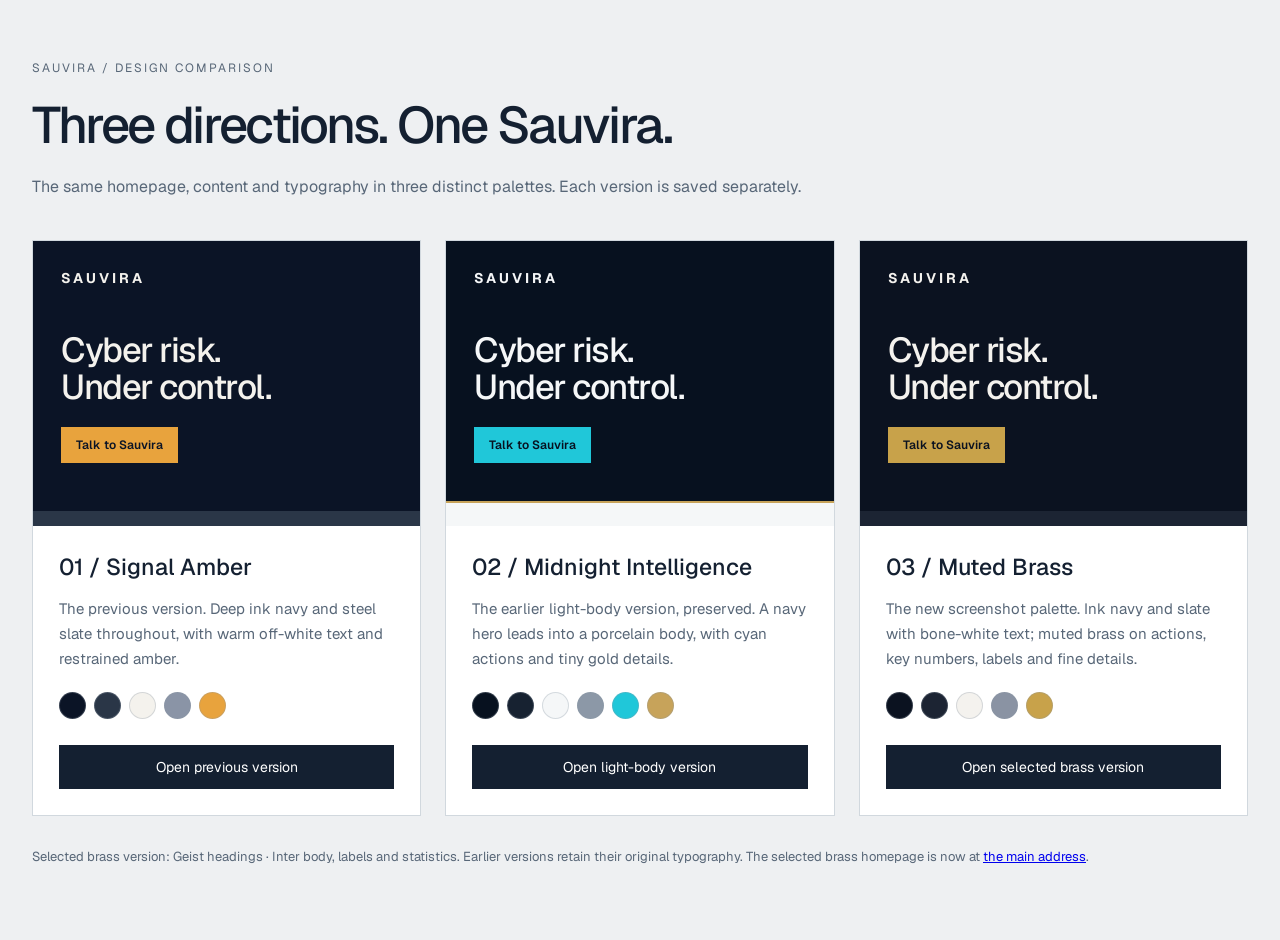
<file: compare.html>
<!doctype html><html lang="en"><head><meta charset="utf-8"><meta name="viewport" content="width=device-width,initial-scale=1"><title>Sauvira — Compare design directions</title><link rel="icon" href="favicon.svg"><style>
@font-face{font-family:Geist;src:url('fonts/Geist[wght].ttf');font-weight:100 900;font-display:swap}*{box-sizing:border-box}body{margin:0;background:#eef0f2;color:#142031;font-family:Geist,Arial,sans-serif}main{max-width:1500px;margin:auto;padding:60px 32px}.eyebrow{font-size:12px;letter-spacing:2px;color:#586778}h1{font-size:clamp(32px,4vw,58px);font-weight:500;letter-spacing:-2px;margin:16px 0}p{line-height:1.65;color:#586778}.cards{display:grid;grid-template-columns:repeat(3,1fr);gap:24px;margin-top:40px}.card{background:white;border:1px solid #d1d8de;min-width:0}.sample{height:285px;padding:28px;background:var(--bg);color:var(--text);position:relative;overflow:hidden}.logo{font-weight:700;font-size:14px;letter-spacing:3px}.sample h2{font-size:clamp(28px,2.7vw,44px);font-weight:500;line-height:1.05;letter-spacing:-1.5px;margin:45px 0 22px}.sample .cta{display:inline-block;font-size:12px;font-weight:600;background:var(--accent);color:var(--bg);padding:10px 15px}.sample .line{position:absolute;bottom:0;left:0;right:0;height:15px;background:var(--surface)}.sample.light .line{height:25px;background:#F5F7F8;border-top:2px solid #C7A35A}.info{padding:26px}.info h2{font-size:23px;margin:0 0 8px;font-weight:500}.info p{font-size:15px;min-height:74px}.swatches{display:flex;gap:8px;margin:20px 0 26px}.swatches span{width:27px;height:27px;border-radius:50%;background:var(--swatch);border:1px solid #8c98a750}.open{display:block;background:#142031;color:white;text-decoration:none;text-align:center;padding:13px;font-size:14px}.open:hover{background:#34465a}.open:focus-visible{outline:3px solid #087e8b;outline-offset:4px}.note{font-size:13px;margin-top:30px}@media(max-width:900px){.cards{grid-template-columns:1fr}.sample h2{font-size:40px}.info p{min-height:0}.sample{height:300px}main{padding:32px 20px}}
</style></head><body><main><div class="eyebrow">SAUVIRA / DESIGN COMPARISON</div><h1>Three directions. One Sauvira.</h1><p>The same homepage, content and typography in three distinct palettes. Each version is saved separately.</p><div class="cards">
<article class="card"><div class="sample" style="--bg:#0B1426;--text:#F4F2ED;--accent:#E8A33D;--surface:#2A3647"><div class="logo">SAUVIRA</div><h2>Cyber risk.<br>Under control.</h2><span class="cta">Talk to Sauvira</span><div class="line"></div></div><div class="info"><h2>01 / Signal Amber</h2><p>The previous version. Deep ink navy and steel slate throughout, with warm off-white text and restrained amber.</p><div class="swatches"><span style="--swatch:#0B1426" title="#0B1426"></span><span style="--swatch:#2A3647" title="#2A3647"></span><span style="--swatch:#F4F2ED" title="#F4F2ED"></span><span style="--swatch:#8A94A6" title="#8A94A6"></span><span style="--swatch:#E8A33D" title="#E8A33D"></span></div><a class="open" href="v1-amber/">Open previous version</a></div></article>
<article class="card"><div class="sample light" style="--bg:#07111F;--text:#F5F7F8;--accent:#20C7D9"><div class="logo">SAUVIRA</div><h2>Cyber risk.<br>Under control.</h2><span class="cta">Talk to Sauvira</span><div class="line"></div></div><div class="info"><h2>02 / Midnight Intelligence</h2><p>The earlier light-body version, preserved. A navy hero leads into a porcelain body, with cyan actions and tiny gold details.</p><div class="swatches"><span style="--swatch:#07111F" title="#07111F"></span><span style="--swatch:#172231" title="#172231"></span><span style="--swatch:#F5F7F8" title="#F5F7F8"></span><span style="--swatch:#8C98A7" title="#8C98A7"></span><span style="--swatch:#20C7D9" title="#20C7D9"></span><span style="--swatch:#C7A35A" title="#C7A35A"></span></div><a class="open" href="v2-midnight/">Open light-body version</a></div></article>
<article class="card"><div class="sample" style="--bg:#0B1220;--text:#F4F2EE;--accent:#C8A24A;--surface:#1C2433"><div class="logo">SAUVIRA</div><h2>Cyber risk.<br>Under control.</h2><span class="cta">Talk to Sauvira</span><div class="line"></div></div><div class="info"><h2>03 / Muted Brass</h2><p>The new screenshot palette. Ink navy and slate with bone-white text; muted brass on actions, key numbers, labels and fine details.</p><div class="swatches"><span style="--swatch:#0B1220" title="#0B1220"></span><span style="--swatch:#1C2433" title="#1C2433"></span><span style="--swatch:#F4F2EE" title="#F4F2EE"></span><span style="--swatch:#8A93A3" title="#8A93A3"></span><span style="--swatch:#C8A24A" title="#C8A24A"></span></div><a class="open" href="v3-brass/">Open selected brass version</a></div></article>
</div><p class="note">Selected brass version: Geist headings · Inter body, labels and statistics. Earlier versions retain their original typography. The selected brass homepage is now at <a href="index.html">the main address</a>.</p></main></body></html>
</file>
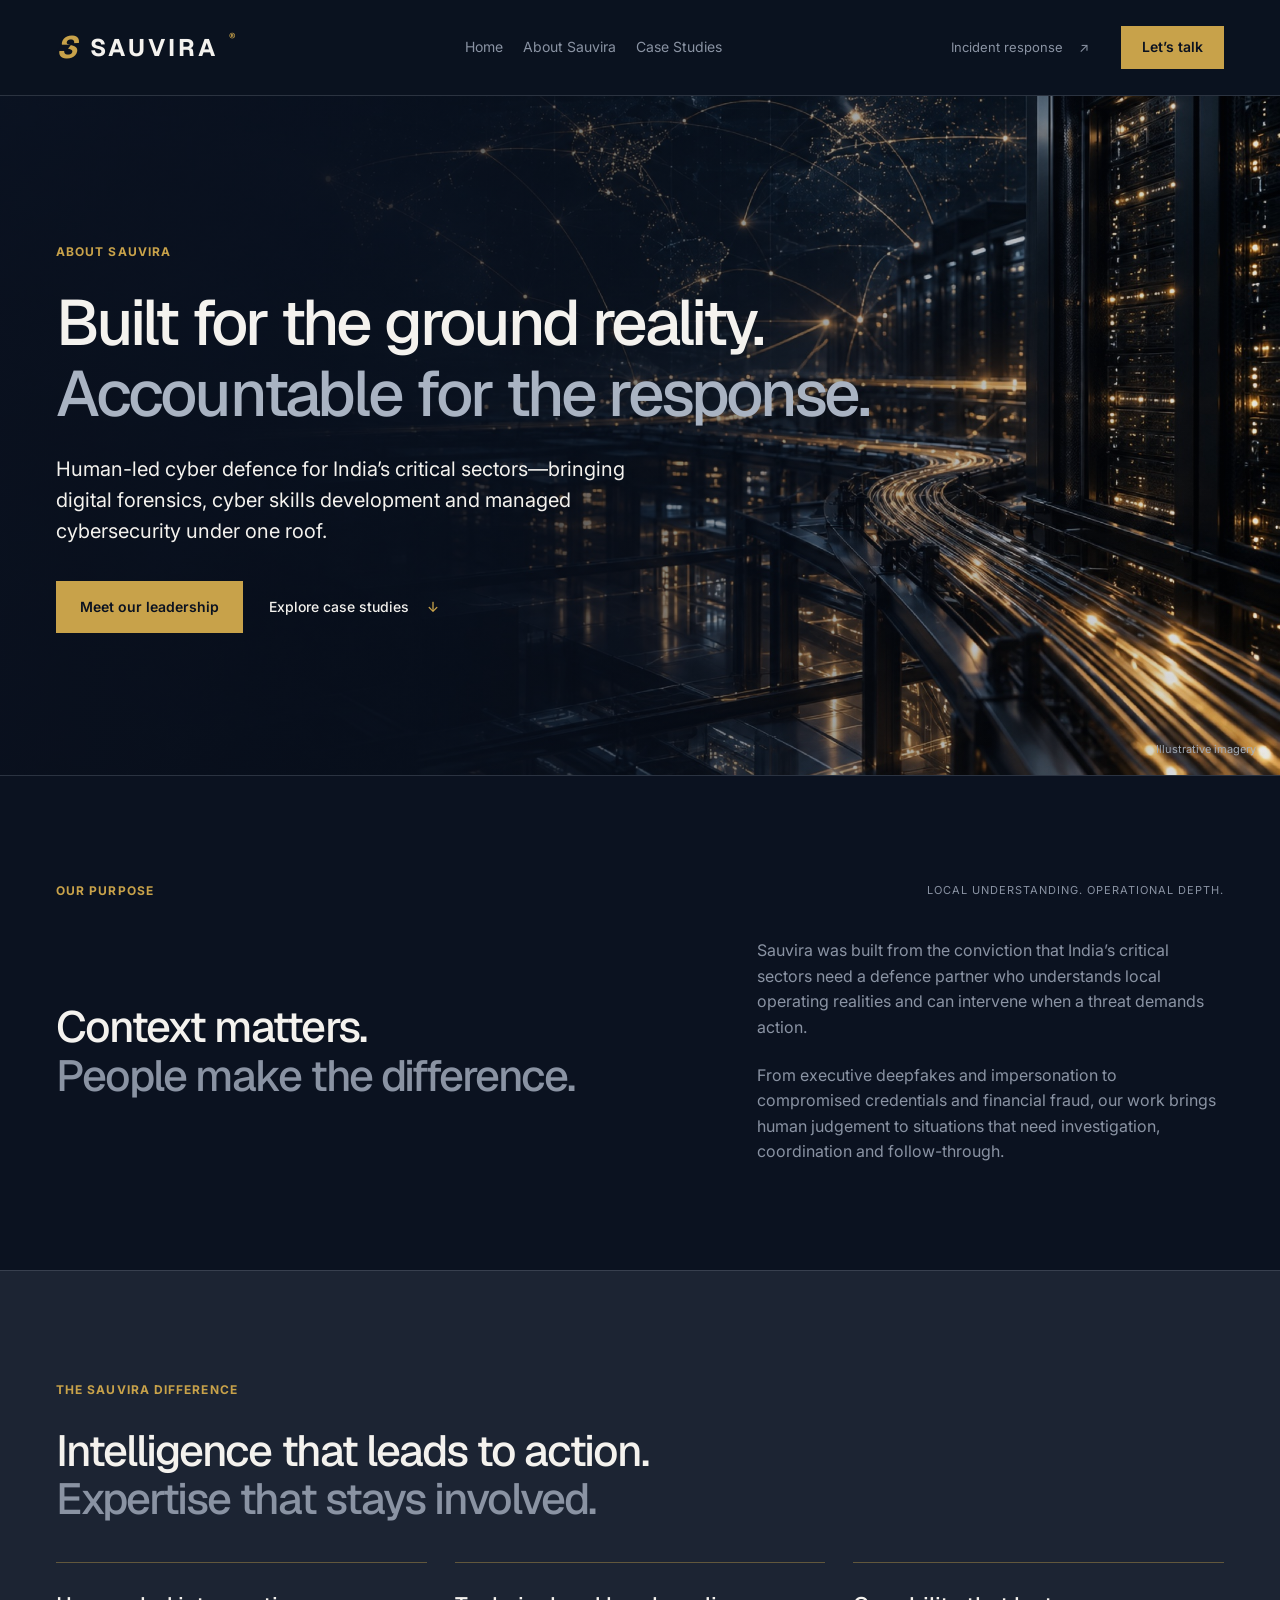
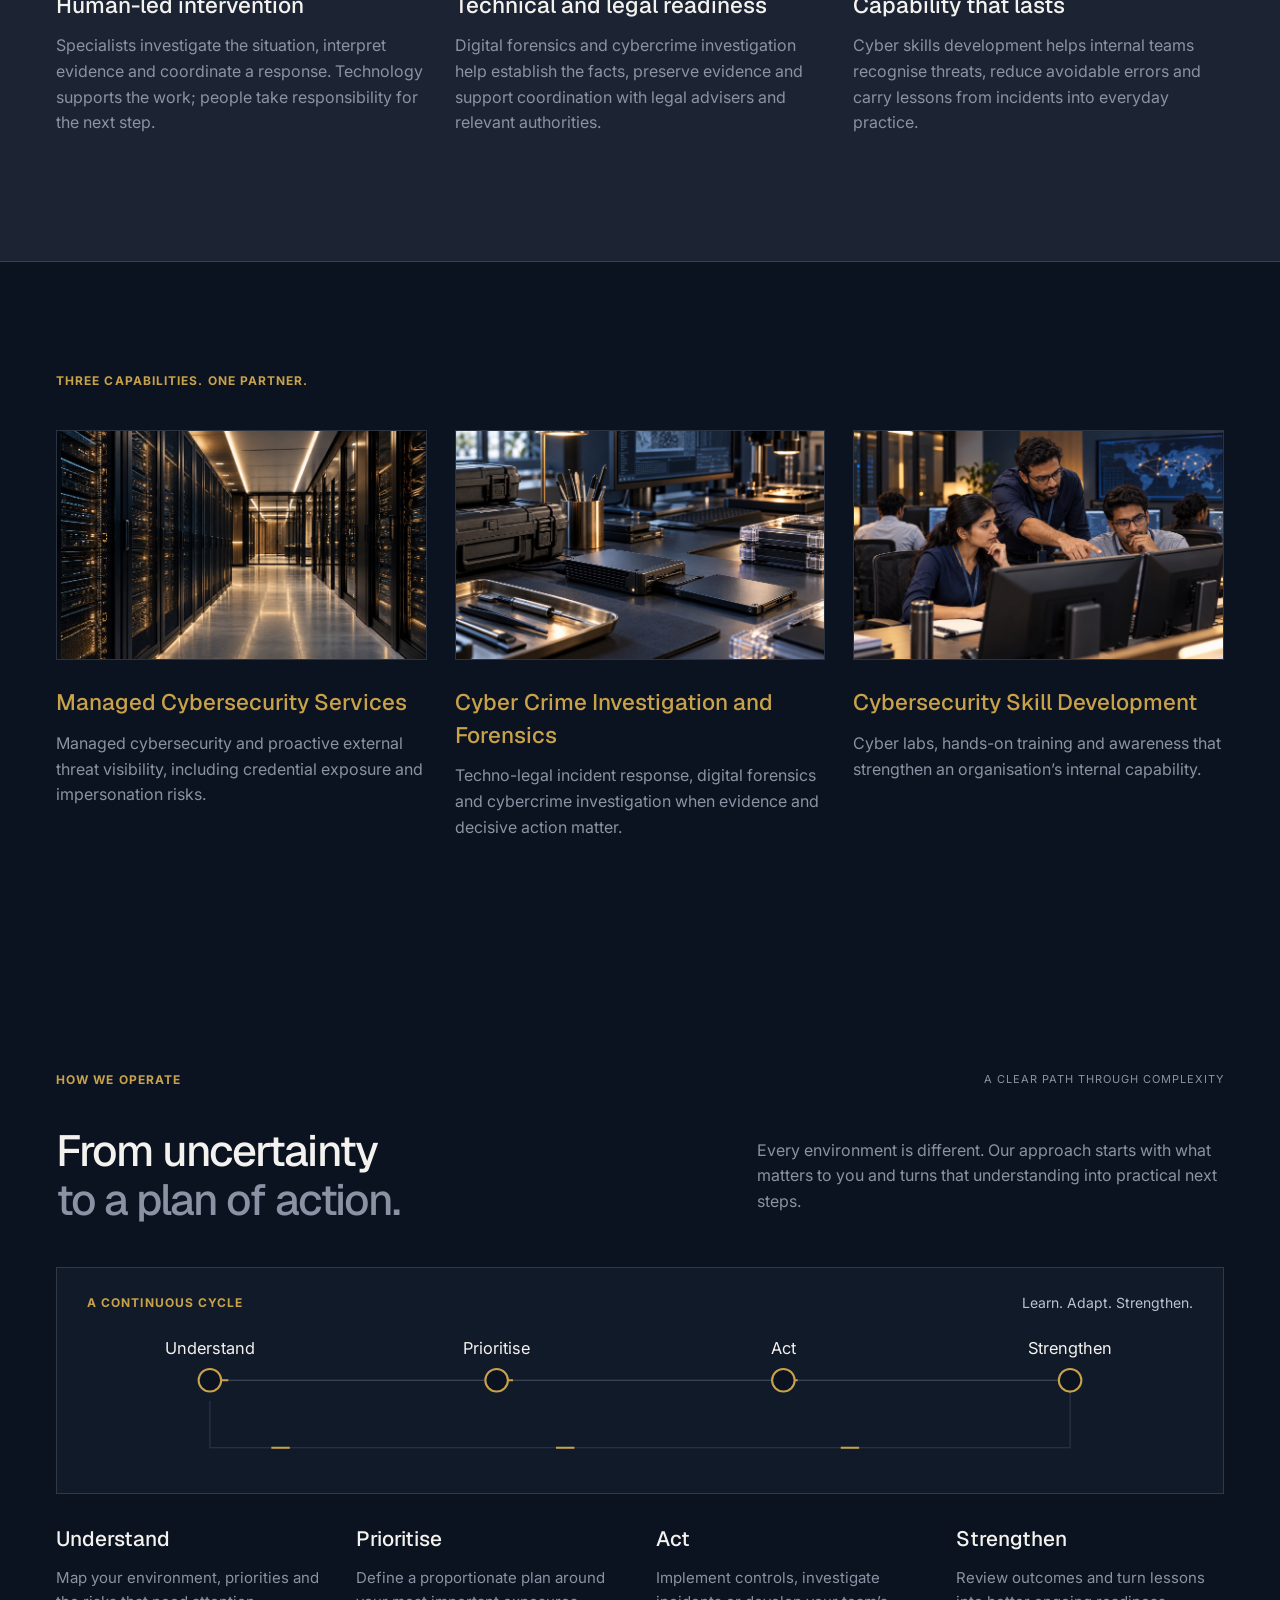
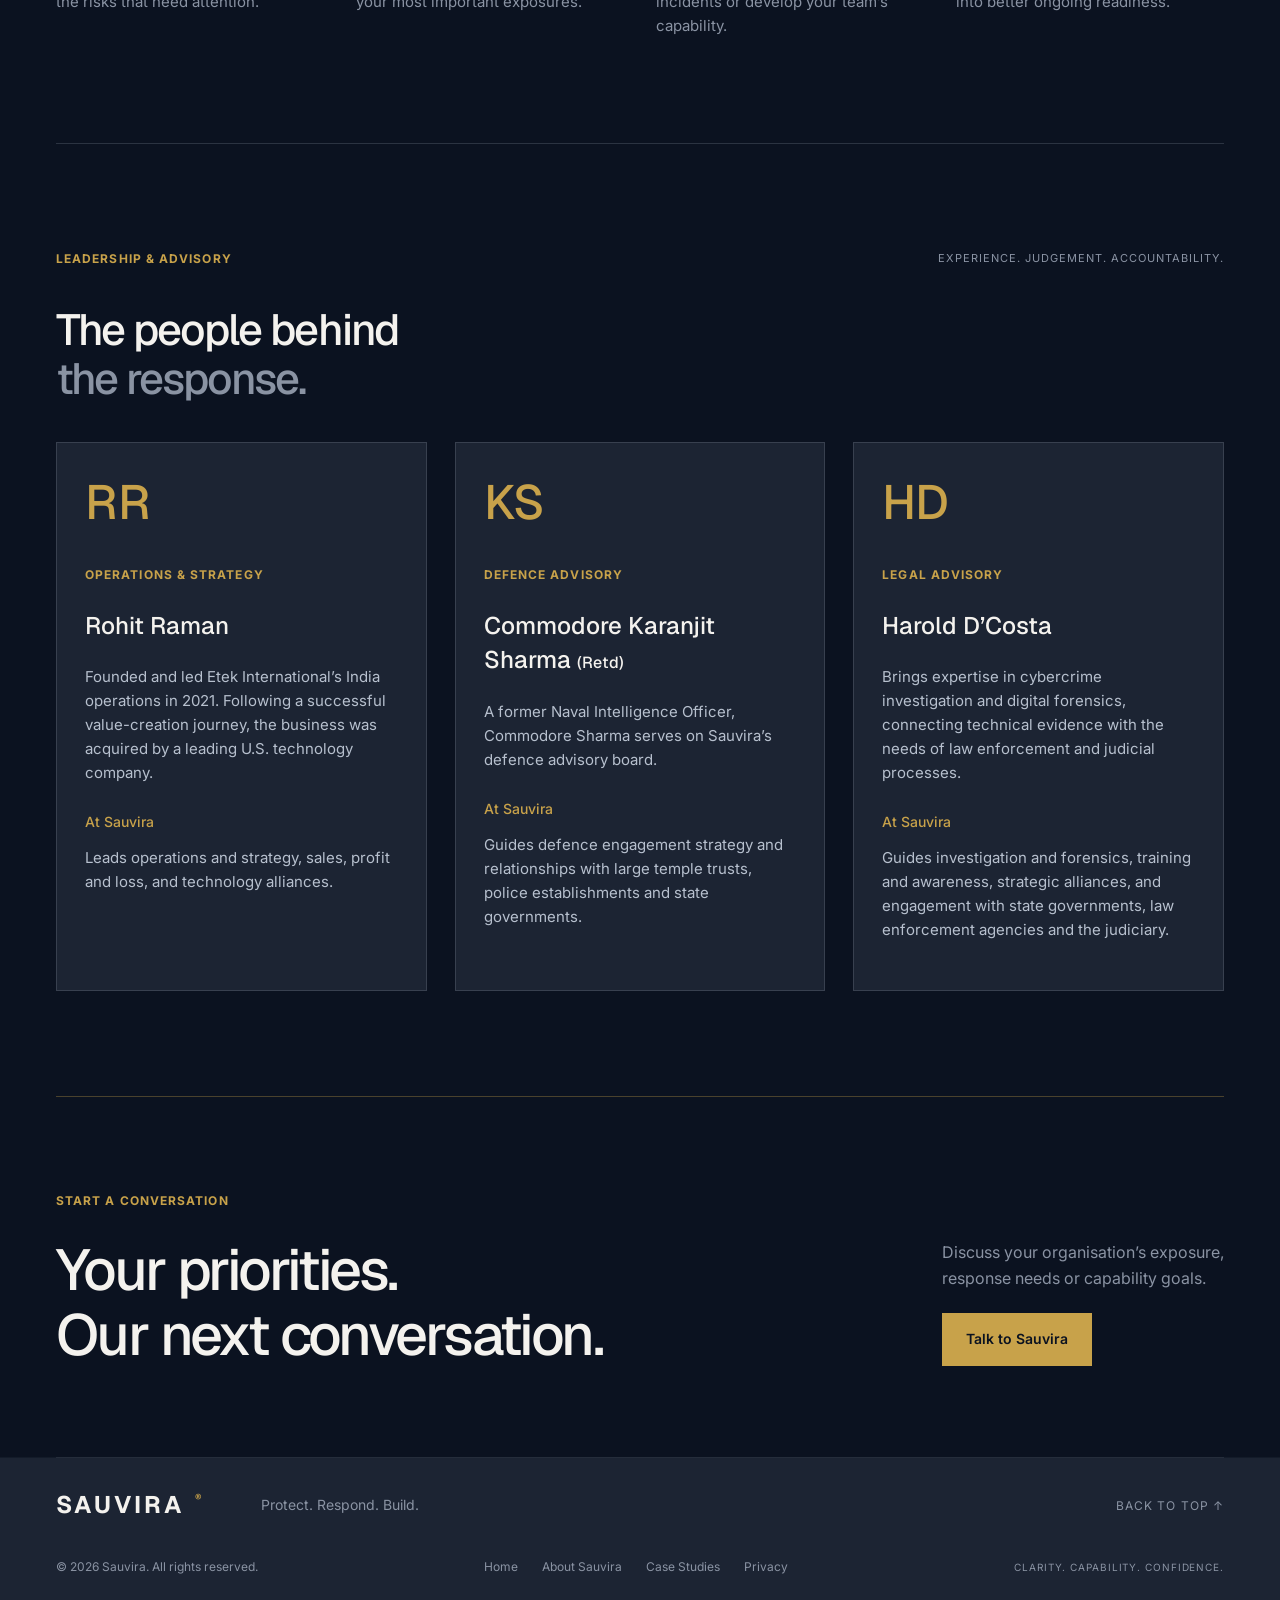
<file: v3-brass/about.html>
<!doctype html>
<html lang="en">
<head>
<meta charset="utf-8"><meta name="viewport" content="width=device-width,initial-scale=1">
<title>About Sauvira — Human-led cyber defence</title>
<meta name="description" content="Human-led cyber defence for India’s critical sectors. Digital forensics, cyber skills development and managed cybersecurity under one roof.">
<meta name="theme-color" content="#0B1220"><meta property="og:title" content="About Sauvira — Human-led cyber defence"><meta property="og:description" content="Protect what matters. Respond with clarity. Build resilience."><meta property="og:type" content="website">
<link rel="icon" href="favicon.svg" type="image/svg+xml"><link rel="stylesheet" href="styles-responsive-v8.css"><script src="app.js" defer></script>
</head>
<body>
<a class="skip" href="#main">Skip to content</a>
<header class="header"><a class="brand" href="index.html" aria-label="Sauvira home"><span class="brand-symbol" aria-hidden="true">S<span>▰</span></span>SAUVIRA<span class="brand-dot">®</span></a><button class="menu-toggle" aria-expanded="false" aria-controls="navigation">Menu <span>☰</span></button><nav id="navigation" aria-label="Main navigation"><a href="index.html">Home</a><a href="about.html">About Sauvira</a><a href="clients.html">Case Studies</a></nav><a class="header-emergency" href="index.html#incident">Incident response <span aria-hidden="true">↗</span></a><a class="button small" href="index.html#contact">Let’s talk</a></header>
<main id="main"><section class="about-hero full-image-hero"><div class="wrap hero-copy"><span class="eyebrow">ABOUT SAUVIRA</span><h1>Built for the ground reality.<br><span>Accountable for the response.</span></h1><p>Human-led cyber defence for India’s critical sectors—bringing digital forensics, cyber skills development and managed cybersecurity under one roof.</p><div class="actions"><a class="button" href="#leadership">Meet our leadership</a><a class="text-link" href="clients.html">Explore case studies <span>↓</span></a></div></div><figure><img class="" src="images/cyber-hero.jpg" width="1536" height="1024" alt="Conceptual cybersecurity infrastructure and connected data networks, without people" fetchpriority="high"><figcaption>Illustrative imagery</figcaption></figure></section>
<section class="section wrap about-purpose"><div class="section-top"><span class="eyebrow">OUR PURPOSE</span><span class="mono">LOCAL UNDERSTANDING. OPERATIONAL DEPTH.</span></div><div class="split"><h2>Context matters.<br><span>People make the difference.</span></h2><div><p>Sauvira was built from the conviction that India’s critical sectors need a defence partner who understands local operating realities and can intervene when a threat demands action.</p><p>From executive deepfakes and impersonation to compromised credentials and financial fraud, our work brings human judgement to situations that need investigation, coordination and follow-through.</p></div></div></section>
<section class="difference section"><div class="wrap"><span class="eyebrow">THE SAUVIRA DIFFERENCE</span><h2 class="about-section-title">Intelligence that leads to action.<br><span>Expertise that stays involved.</span></h2><div class="about-pillars"><article><h3>Human-led intervention</h3><p>Specialists investigate the situation, interpret evidence and coordinate a response. Technology supports the work; people take responsibility for the next step.</p></article><article><h3>Technical and legal readiness</h3><p>Digital forensics and cybercrime investigation help establish the facts, preserve evidence and support coordination with legal advisers and relevant authorities.</p></article><article><h3>Capability that lasts</h3><p>Cyber skills development helps internal teams recognise threats, reduce avoidable errors and carry lessons from incidents into everyday practice.</p></article></div></div></section>
<section class="section wrap"><span class="eyebrow">THREE CAPABILITIES. ONE PARTNER.</span><p class="mobile-swipe-hint">Swipe to explore →</p><div class="about-pillars service-pillars"><article><img class="capability-photo" src="images/infrastructure.jpg" width="1536" height="1024" alt="Conceptual enterprise data-centre infrastructure" loading="lazy"><h3>Managed Cybersecurity Services</h3><p>Managed cybersecurity and proactive external threat visibility, including credential exposure and impersonation risks.</p></article><article><img class="capability-photo" src="images/digital-forensics.jpg" width="1536" height="1024" alt="Conceptual forensic examination equipment" loading="lazy"><h3>Cyber Crime Investigation and Forensics</h3><p>Techno-legal incident response, digital forensics and cybercrime investigation when evidence and decisive action matter.</p></article><article><img class="capability-photo" src="images/skills.jpg" width="1536" height="1024" alt="Conceptual hands-on cybersecurity training workshop" loading="lazy"><h3>Cybersecurity Skill Development</h3><p>Cyber labs, hands-on training and awareness that strengthen an organisation’s internal capability.</p></article></div></section>
<section class="section wrap" id="approach"><div class="section-top"><span class="eyebrow">HOW WE OPERATE</span><span class="mono">A CLEAR PATH THROUGH COMPLEXITY</span></div><div class="split"><h2>From uncertainty<br><span>to a plan of action.</span></h2><p>Every environment is different. Our approach starts with what matters to you and turns that understanding into practical next steps.</p></div><figure class="operating-visual"><div class="operating-caption"><span class="eyebrow">A CONTINUOUS CYCLE</span><span>Learn. Adapt. Strengthen.</span></div><svg viewBox="0 0 1080 150" role="img" aria-labelledby="cycle-title cycle-desc"><title id="cycle-title">From understanding to resilience</title><desc id="cycle-desc">Understand, prioritise, act and strengthen form a repeating cycle. Lessons feed back into the next assessment.</desc><path d="M120 50H960" fill="none" stroke="#8A93A3" stroke-opacity=".45"/><path d="M960 50V116H120V70" fill="none" stroke="#8A93A3" stroke-opacity=".25"/><path class="flow-path" d="M120 50H960V116H120V70" fill="none" stroke="#C8A24A" stroke-width="2" stroke-dasharray="18 260"/><g fill="#0B1220" stroke="#C8A24A" stroke-width="2"><circle cx="120" cy="50" r="11"/><circle cx="400" cy="50" r="11"/><circle cx="680" cy="50" r="11"/><circle cx="960" cy="50" r="11"/></g><g fill="#F4F2EE" font-family="Inter,Arial,sans-serif" font-size="16" text-anchor="middle"><text x="120" y="24">Understand</text><text x="400" y="24">Prioritise</text><text x="680" y="24">Act</text><text x="960" y="24">Strengthen</text></g></svg></figure><ol class="steps"><li><span class="step-number">01</span><h3>Understand</h3><p>Map your environment, priorities and the risks that need attention.</p></li><li><span class="step-number">02</span><h3>Prioritise</h3><p>Define a proportionate plan around your most important exposures.</p></li><li><span class="step-number">03</span><h3>Act</h3><p>Implement controls, investigate incidents or develop your team’s capability.</p></li><li><span class="step-number">04</span><h3>Strengthen</h3><p>Review outcomes and turn lessons into better ongoing readiness.</p></li></ol></section><section id="leadership" class="section wrap leadership-section"><div class="section-top"><span class="eyebrow">LEADERSHIP & ADVISORY</span><span class="mono">EXPERIENCE. JUDGEMENT. ACCOUNTABILITY.</span></div><h2>The people behind<br><span>the response.</span></h2><p class="mobile-swipe-hint">Swipe to explore →</p><div class="leadership-grid"><article class="leader"><span class="leader-monogram" aria-hidden="true">RR</span><span class="eyebrow">OPERATIONS & STRATEGY</span><h3>Rohit Raman</h3><p>Founded and led Etek International’s India operations in 2021. Following a successful value-creation journey, the business was acquired by a leading U.S. technology company.</p><h4>At Sauvira</h4><p>Leads operations and strategy, sales, profit and loss, and technology alliances.</p></article><article class="leader"><span class="leader-monogram" aria-hidden="true">KS</span><span class="eyebrow">DEFENCE ADVISORY</span><h3>Commodore Karanjit Sharma <span>(Retd)</span></h3><p>A former Naval Intelligence Officer, Commodore Sharma serves on Sauvira’s defence advisory board.</p><h4>At Sauvira</h4><p>Guides defence engagement strategy and relationships with large temple trusts, police establishments and state governments.</p></article><article class="leader"><span class="leader-monogram" aria-hidden="true">HD</span><span class="eyebrow">LEGAL ADVISORY</span><h3>Harold D’Costa</h3><p>Brings expertise in cybercrime investigation and digital forensics, connecting technical evidence with the needs of law enforcement and judicial processes.</p><h4>At Sauvira</h4><p>Guides investigation and forensics, training and awareness, strategic alliances, and engagement with state governments, law enforcement agencies and the judiciary.</p></article></div></section><section class="final-cta wrap"><span class="eyebrow">START A CONVERSATION</span><div><h2>Your priorities.<br><span>Our next conversation.</span></h2><div><p>Discuss your organisation’s exposure,<br>response needs or capability goals.</p><a class="button" href="index.html#contact">Talk to Sauvira</a></div></div></section></main><footer class="wrap"><div class="footer-top"><a class="brand" href="index.html">SAUVIRA<span class="brand-dot">®</span></a><p>Protect. Respond. Build.</p><a href="#main" class="mono">BACK TO TOP ↑</a></div><div class="footer-bottom"><span>© <span id="year">2026</span> Sauvira. All rights reserved.</span><nav aria-label="Footer navigation"><a href="index.html">Home</a><a href="about.html">About Sauvira</a><a href="clients.html">Case Studies</a><button data-privacy>Privacy</button></nav><span class="mono">CLARITY. CAPABILITY. CONFIDENCE.</span></div></footer>
<dialog id="content-dialog" aria-labelledby="dialog-title"><button class="dialog-close" aria-label="Close dialog">×</button><div id="dialog-content"></div></dialog>
</body></html>
</file>
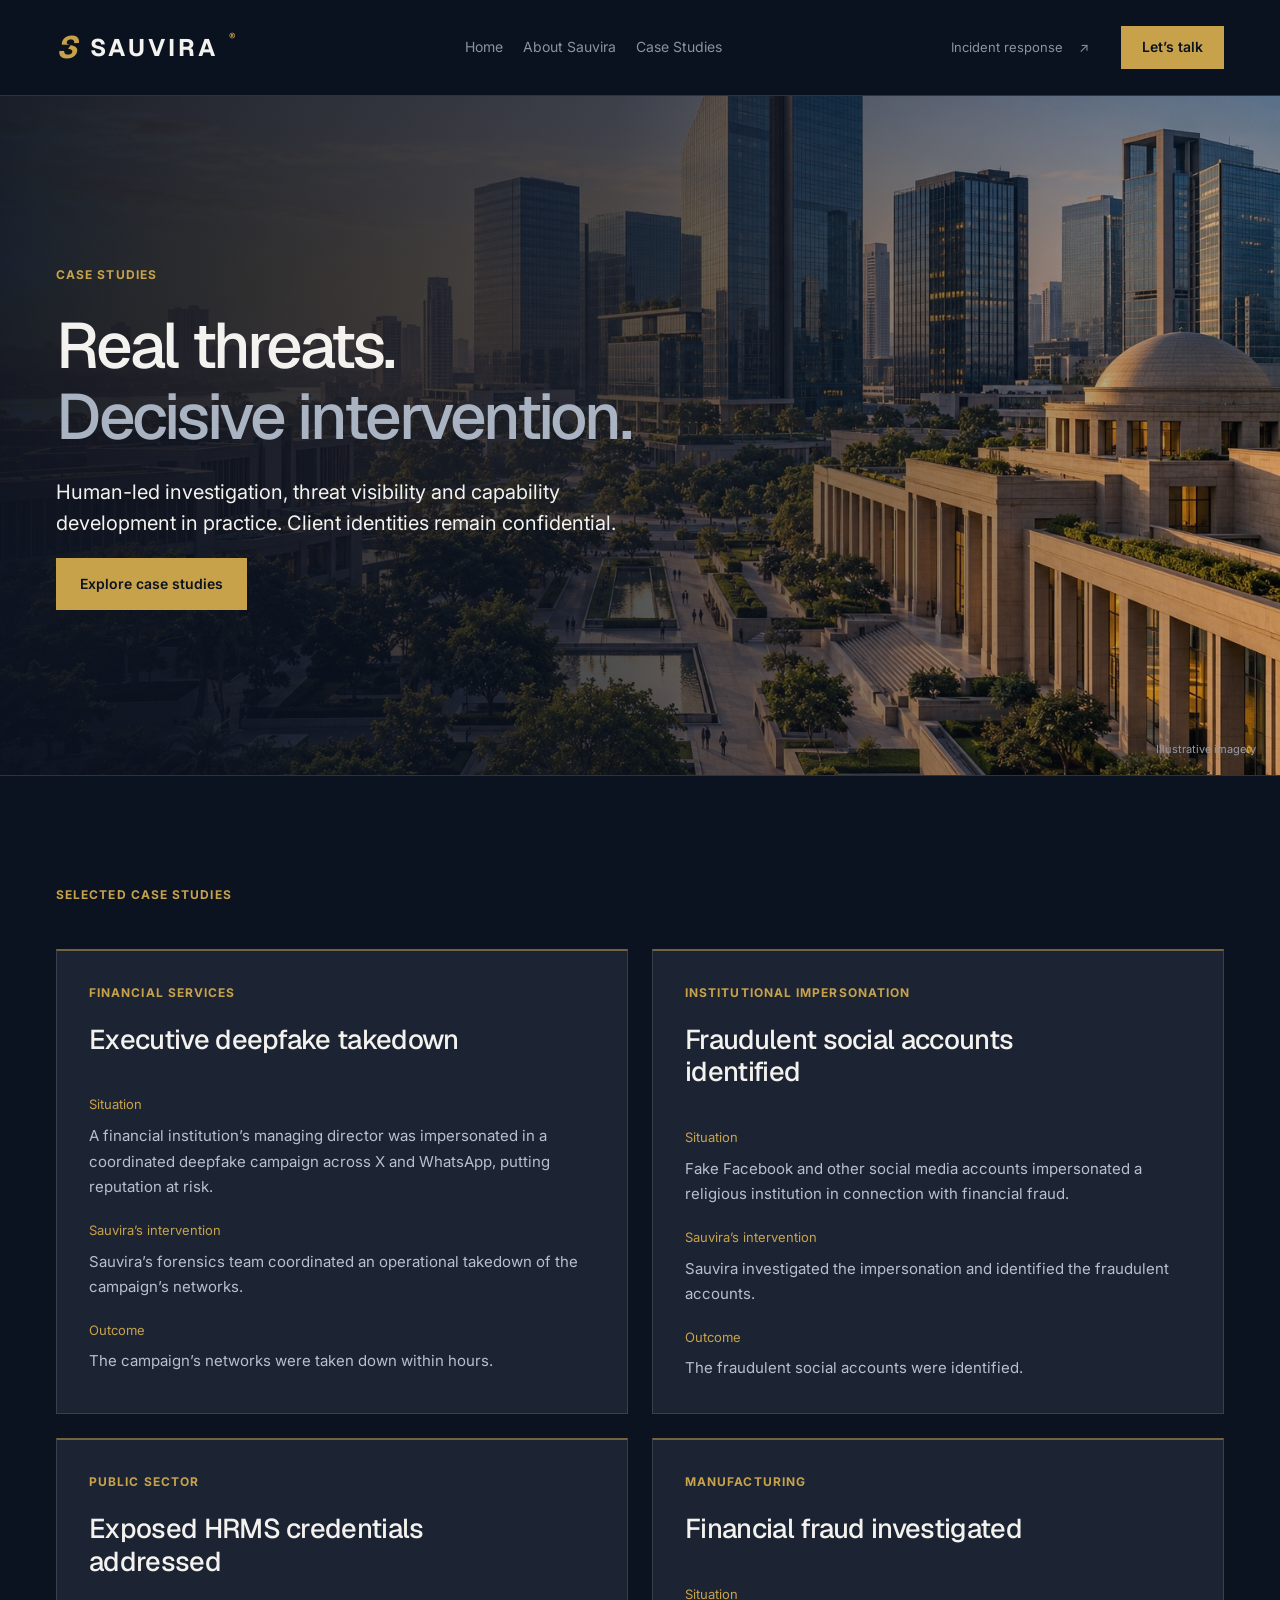
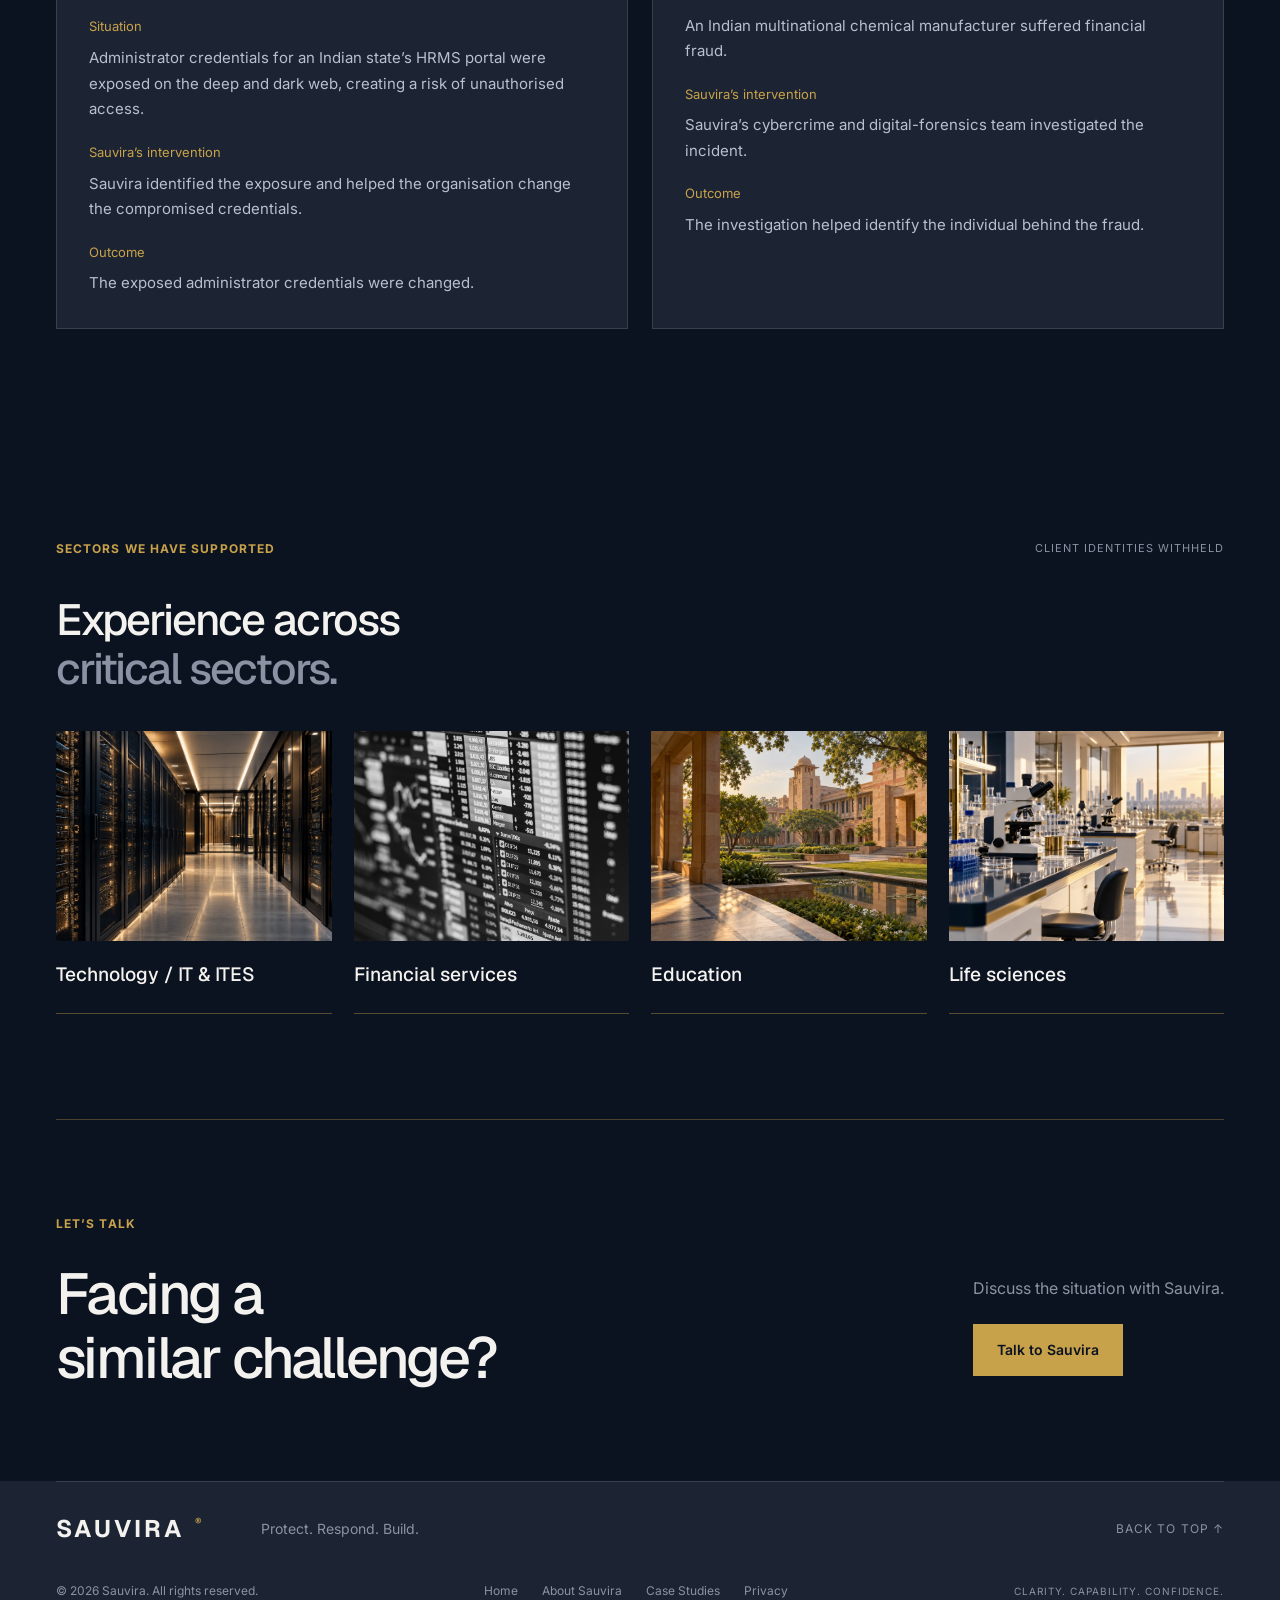
<file: v3-brass/clients.html>
<!doctype html>
<html lang="en">
<head>
<meta charset="utf-8"><meta name="viewport" content="width=device-width,initial-scale=1">
<title>Case Studies — Sauvira</title>
<meta name="description" content="Human-led cyber defence for India’s critical sectors. Digital forensics, cyber skills development and managed cybersecurity under one roof.">
<meta name="theme-color" content="#0B1220"><meta property="og:title" content="Case Studies — Sauvira"><meta property="og:description" content="Protect what matters. Respond with clarity. Build resilience."><meta property="og:type" content="website">
<link rel="icon" href="favicon.svg" type="image/svg+xml"><link rel="stylesheet" href="styles-responsive-v8.css"><script src="app.js" defer></script>
</head>
<body>
<a class="skip" href="#main">Skip to content</a>
<header class="header"><a class="brand" href="index.html" aria-label="Sauvira home"><span class="brand-symbol" aria-hidden="true">S<span>▰</span></span>SAUVIRA<span class="brand-dot">®</span></a><button class="menu-toggle" aria-expanded="false" aria-controls="navigation">Menu <span>☰</span></button><nav id="navigation" aria-label="Main navigation"><a href="index.html">Home</a><a href="about.html">About Sauvira</a><a href="clients.html">Case Studies</a></nav><a class="header-emergency" href="index.html#incident">Incident response <span aria-hidden="true">↗</span></a><a class="button small" href="index.html#contact">Let’s talk</a></header>
<main id="main"><section class="about-hero full-image-hero case-hero"><div class="wrap hero-copy"><span class="eyebrow">CASE STUDIES</span><h1>Real threats.<br><span>Decisive intervention.</span></h1><p>Human-led investigation, threat visibility and capability development in practice. Client identities remain confidential.</p><a class="button" href="#case-studies">Explore case studies</a></div><figure><img class="" src="images/sectors.jpg" width="1536" height="1024" alt="Conceptual contemporary institutional and business architecture in India" fetchpriority="high"><figcaption>Illustrative imagery</figcaption></figure></section><section id="case-studies" class="section wrap"><span class="eyebrow">SELECTED CASE STUDIES</span><p class="mobile-swipe-hint">Swipe to explore →</p><div class="case-grid"><article id="deepfake" class="case-card"><span class="eyebrow">FINANCIAL SERVICES</span><h3>Executive deepfake takedown</h3><dl><dt>Situation</dt><dd>A financial institution’s managing director was impersonated in a coordinated deepfake campaign across X and WhatsApp, putting reputation at risk.</dd><dt>Sauvira’s intervention</dt><dd>Sauvira’s forensics team coordinated an operational takedown of the campaign’s networks.</dd><dt>Outcome</dt><dd>The campaign’s networks were taken down within hours.</dd></dl></article><article id="impersonation" class="case-card"><span class="eyebrow">INSTITUTIONAL IMPERSONATION</span><h3>Fraudulent social accounts identified</h3><dl><dt>Situation</dt><dd>Fake Facebook and other social media accounts impersonated a religious institution in connection with financial fraud.</dd><dt>Sauvira’s intervention</dt><dd>Sauvira investigated the impersonation and identified the fraudulent accounts.</dd><dt>Outcome</dt><dd>The fraudulent social accounts were identified.</dd></dl></article><article id="credentials" class="case-card"><span class="eyebrow">PUBLIC SECTOR</span><h3>Exposed HRMS credentials addressed</h3><dl><dt>Situation</dt><dd>Administrator credentials for an Indian state’s HRMS portal were exposed on the deep and dark web, creating a risk of unauthorised access.</dd><dt>Sauvira’s intervention</dt><dd>Sauvira identified the exposure and helped the organisation change the compromised credentials.</dd><dt>Outcome</dt><dd>The exposed administrator credentials were changed.</dd></dl></article><article id="fraud" class="case-card"><span class="eyebrow">MANUFACTURING</span><h3>Financial fraud investigated</h3><dl><dt>Situation</dt><dd>An Indian multinational chemical manufacturer suffered financial fraud.</dd><dt>Sauvira’s intervention</dt><dd>Sauvira’s cybercrime and digital-forensics team investigated the incident.</dd><dt>Outcome</dt><dd>The investigation helped identify the individual behind the fraud.</dd></dl></article></div></section><section id="portfolio" class="section wrap"><div class="section-top"><span class="eyebrow">SECTORS WE HAVE SUPPORTED</span><span class="mono">CLIENT IDENTITIES WITHHELD</span></div><h2>Experience across<br><span>critical sectors.</span></h2><div class="sector-gallery"><article><img class="" src="images/infrastructure.jpg" width="1536" height="1024" alt="Enterprise technology infrastructure" loading="lazy"><h3>Technology / IT & ITES</h3></article><article><img class="" src="images/financial-services.jpg" width="1536" height="1024" alt="Stock-market prices and financial trading display" loading="lazy"><h3>Financial services</h3></article><article><img class="" src="images/university.jpg" width="1536" height="1024" alt="Illustrative Indian university campus with sandstone academic buildings" loading="lazy"><h3>Education</h3></article><article><img class="" src="images/lifesciences.jpg" width="1536" height="1024" alt="Conceptual modern life-sciences laboratory" loading="lazy"><h3>Life sciences</h3></article></div></section><section class="final-cta wrap"><span class="eyebrow">LET’S TALK</span><div><h2>Facing a<br><span>similar challenge?</span></h2><div><p>Discuss the situation with Sauvira.</p><a class="button" href="index.html#contact">Talk to Sauvira</a></div></div></section></main><footer class="wrap"><div class="footer-top"><a class="brand" href="index.html">SAUVIRA<span class="brand-dot">®</span></a><p>Protect. Respond. Build.</p><a href="#main" class="mono">BACK TO TOP ↑</a></div><div class="footer-bottom"><span>© <span id="year">2026</span> Sauvira. All rights reserved.</span><nav aria-label="Footer navigation"><a href="index.html">Home</a><a href="about.html">About Sauvira</a><a href="clients.html">Case Studies</a><button data-privacy>Privacy</button></nav><span class="mono">CLARITY. CAPABILITY. CONFIDENCE.</span></div></footer>
<dialog id="content-dialog" aria-labelledby="dialog-title"><button class="dialog-close" aria-label="Close dialog">×</button><div id="dialog-content"></div></dialog>
</body></html>
</file>
<file: styles-responsive-v8.css>
@charset "UTF-8";
@font-face{font-family:Geist;src:url("fonts/Geist[wght].ttf") format("truetype");font-weight:100 900;font-display:swap}
@font-face{font-family:Inter;src:url("fonts/Inter[opsz,wght].ttf") format("truetype");font-weight:100 900;font-display:swap}

:root{color-scheme:dark;--bg:#0B1220;--panel:#0B1220;--text:#F4F2EE;--muted:#8A93A3;--line:#8A93A340;--accent:#C8A24A;--red:#C8A24A;font-family:Inter,Arial,Helvetica,sans-serif;font-size:16px}*{box-sizing:border-box}html{scroll-behavior:smooth;scroll-padding-top:105px}body{margin:0;background:var(--bg);color:var(--text);line-height:1.6}a{color:inherit;text-decoration:none}button,input,textarea{font:inherit}button{cursor:pointer}a,button,summary{-webkit-tap-highlight-color:transparent}button{color:inherit}button:focus-visible,a:focus-visible,summary:focus-visible{outline:2px solid var(--accent);outline-offset:6px}::selection{background:var(--accent);color:var(--bg)}.wrap{width:min(1380px,calc(100% - 112px));margin-inline:auto}.mono,.eyebrow,.placeholder,.portrait small,.portrait>span{font-family:Inter,Arial,sans-serif;font-size:.75rem;letter-spacing:.09em}.eyebrow{color:var(--accent);font-weight:700}.header{height:96px;border-bottom:1px solid var(--line);display:flex;align-items:center;padding:0 56px;gap:32px;background:#0B1220F5;position:relative;z-index:10}.brand{display:flex;align-items:center;gap:10px;font-weight:700;font-size:24px;letter-spacing:3px;line-height:1}.brand-dot{font-size:10px;align-self:flex-start;letter-spacing:0}.brand-symbol{position:relative;font-size:31px;font-style:italic;color:var(--accent);line-height:1}.brand-symbol span{position:absolute;left:1px;top:7px;color:var(--bg);font-size:15px}.header nav{display:flex;gap:28px;margin:auto;font-size:.875rem}.header nav a{color:#8A93A3}.header a:hover,footer a:hover{color:var(--accent)}.header-emergency{font-size:.8125rem;color:var(--red)}.header-emergency span{margin-left:12px}.button{display:inline-flex;align-items:center;justify-content:center;min-height:52px;padding:14px 23px;color:#0B1220;background:var(--accent);border:1px solid var(--accent);font-weight:600;font-size:.875rem;transition:background .2s,transform .2s;text-align:center}.button:hover{background:#C8A24A;color:#0B1220!important;transform:translateY(-2px)}.button.small{min-height:40px;padding:9px 20px}.menu-toggle{display:none}.hero{padding-top:33px}.hero-top,.hero-base,.section-top{display:flex;justify-content:space-between;gap:24px;align-items:center}.hero-coordinate{color:#8A93A3}.hero-grid{display:grid;grid-template-columns:1.12fr 1fr;gap:20px;align-items:center;padding:69px 0 58px}.hero h1{font-size:clamp(3.5rem,6.15vw,6.2rem);letter-spacing:-.065em;line-height:1.03;font-weight:500;margin:0 0 28px}.hero h1 span{color:var(--accent)}.hero-copy>p{font-size:1.25rem;line-height:1.55;margin:0 0 19px}.hero-copy .hero-description{font-size:1rem;color:var(--muted);max-width:430px}.actions{display:flex;gap:26px;align-items:center;margin-top:34px;flex-wrap:wrap}.text-link{border:0;padding:0;background:none;display:inline-flex;align-items:center;gap:18px;font-size:.875rem;font-weight:500}.text-link:hover{color:var(--accent)}.text-link span{color:var(--accent)}.system{min-width:0;padding:12px 0;mask-image:none}.system svg{width:100%;display:block}.system-head,.system-foot{display:flex;justify-content:space-between;gap:10px;color:#8A93A3;font-size:.625rem}.system-foot{font-size:.5625rem;letter-spacing:.04em}.signal{animation:signal 7s linear infinite}@keyframes signal{to{stroke-dashoffset:-394}}.hero-base{border-top:1px solid var(--line);padding:22px 0;color:#8A93A3}.hero-base a{font-size:.6875rem}.capabilities{margin-top:10px}.cap-grid{display:grid;grid-template-columns:repeat(3,1fr);border:1px solid var(--line)}.cap-card{padding:28px 30px 26px;display:flex;flex-direction:column;min-width:0;background:linear-gradient(140deg,#0B1220,#0B1220)}.cap-card+.cap-card{border-left:1px solid var(--line)}.cap-top{display:flex;align-items:center;justify-content:space-between;color:#8A93A3}.cap-top .mono{font-size:.6875rem}.cap-icon{font-size:27px;color:var(--accent)}.cap-card h2{font-size:2.8rem;font-weight:500;letter-spacing:-.04em;line-height:1.1;margin:29px 0 15px}.cap-card h2 span{color:var(--accent)}.cap-card.respond h2 span{color:var(--red)}h3{font-size:1.0625rem;line-height:1.45;font-weight:500;margin:0 0 12px}p{color:var(--muted);margin:0 0 20px}.cap-card p{font-size:.9375rem;line-height:1.7}.tags{display:flex;flex-wrap:wrap;gap:7px;margin:0 0 30px}.tags span{border:1px solid var(--line);padding:3px 7px;font-size:.6875rem;color:#8A93A3}.cap-card .text-link{margin-top:auto;justify-content:space-between;border-top:1px solid var(--line);padding-top:20px}.section{padding-top:105px;padding-bottom:105px}.section-top{margin-bottom:38px}.section-top>.mono{color:#8A93A3;font-size:.6875rem}h2{font-size:clamp(2.25rem,3.4vw,3.6rem);line-height:1.12;letter-spacing:-.045em;font-weight:500;margin:0}h2>span{color:#8A93A3}.split{display:grid;grid-template-columns:1.2fr 1fr;gap:12%;align-items:center}.split>p,.split>div{max-width:480px}.split p{margin-bottom:0}.split p+p{margin-top:22px}.stakes-grid{display:grid;grid-template-columns:repeat(4,1fr);margin-top:52px;border-top:1px solid var(--line)}.stakes-grid article{padding:24px 28px 0 0}.stakes-grid article+article{padding-left:28px;border-left:1px solid var(--line)}.index{color:#8A93A3;font:12px Inter,Arial,sans-serif;display:block;margin-bottom:30px}.stakes-grid p{font-size:.9375rem;margin-bottom:0}.difference{background:#1C2433;border-block:1px solid var(--line)}.discipline-grid{display:grid;grid-template-columns:1fr 60px 1fr 60px 1fr;align-items:center;margin-top:60px;border-block:1px solid #8A93A340;padding:30px 0}.discipline-grid .mono{color:var(--accent);font-size:.6875rem}.discipline-grid h3{font-size:1.5rem;margin:14px 0 10px;letter-spacing:-.03em}.discipline-grid p{font-size:.9375rem;margin:0;max-width:320px}.plus{color:var(--accent);font-size:25px;text-align:center}.steps{list-style:none;padding:0;margin:55px 0 0;display:grid;grid-template-columns:repeat(4,1fr);gap:32px}.step-number{font:13px Inter,Arial,sans-serif;color:var(--accent);display:block;border-bottom:1px solid #8A93A340;padding-bottom:20px;margin-bottom:24px}.steps h3{font-size:1.3rem}.steps p{font-size:.9375rem;margin:0}.proof{padding:34px 0 40px;border-block:1px solid var(--line)}.proof .section-top{margin-bottom:22px}.placeholder{font-size:.625rem;color:#8A93A3;border:1px dashed #8A93A340;padding:5px 8px}.stats{display:grid;grid-template-columns:repeat(4,1fr)}.stats article{padding:5px 26px}.stats article:first-child{padding-left:0}.stats article+article{border-left:1px solid var(--line)}.stats strong{font-size:4rem;font-weight:400;letter-spacing:-.06em;line-height:1.3}.stats strong span{color:var(--accent);font-size:2.5rem}.stats p{margin:8px 0 3px;color:var(--text);font-size:.9375rem}.stats small{color:#8A93A3;font-size:.75rem}.audience-layout{display:grid;grid-template-columns:1fr 1.7fr;gap:60px}.audiences details{border-bottom:1px solid var(--line)}.audiences details:first-child{border-top:1px solid var(--line)}summary{cursor:pointer;list-style:none;display:flex;align-items:center;gap:24px;padding:23px 0}summary::-webkit-details-marker{display:none}summary .mono{color:#8A93A3}summary h3{margin:0;font-size:1.15rem}.detail-mark{margin-left:auto;color:var(--accent);font-size:24px}details[open] .detail-mark{transform:rotate(45deg)}details p{padding:0 50px 5px;max-width:650px;font-size:.9375rem}.incident{border:1px solid #8A93A340;padding:52px;background:linear-gradient(110deg,#1C2433,#0B1220);display:grid;grid-template-columns:1.6fr 1fr;align-items:center;gap:70px}.incident .eyebrow{color:var(--red)}.red-dot{display:inline-block;width:6px;height:6px;background:var(--red);margin-right:8px;border-radius:50%}.incident h2{margin:25px 0 23px;font-size:clamp(2rem,3.4vw,3.5rem)}.incident p{max-width:520px;margin-bottom:12px}.incident-note{font-size:.75rem;color:#8A93A3}.incident-action{justify-self:end}.button.red{background:#C8A24A;border-color:#C8A24A}.button.red:hover{background:#C8A24A}.incident-action p{font-size:.75rem;margin-top:18px;color:#8A93A3}.people{display:grid;grid-template-columns:repeat(3,1fr);gap:28px;margin-top:46px}.portrait{height:245px;background:linear-gradient(150deg,#1C2433,#0B1220);border:1px solid var(--line);padding:22px;display:flex;flex-direction:column;justify-content:space-between;margin-bottom:24px}.portrait>span{color:#8A93A3;font-size:.6875rem}.portrait strong{font-size:5.5rem;font-weight:400;letter-spacing:-.07em;color:#8A93A340;align-self:center}.portrait small{color:#8A93A3;font-size:.625rem}.people p{font-size:.875rem;margin:0 0 10px}.people small{font-size:.75rem;color:#8A93A3}.people h3{margin-bottom:5px}.insights{background:#0B1220;border-block:1px solid var(--line)}.insight-grid{display:grid;grid-template-columns:repeat(3,1fr);gap:28px;margin-top:45px}.insight-art{height:205px;display:flex;justify-content:space-between;align-items:end;padding:24px;overflow:hidden;border:1px solid #8A93A340;background-color:#1C2433;background-image:linear-gradient(#8A93A31C 1px,transparent 1px),linear-gradient(90deg,#8A93A31C 1px,transparent 1px);background-size:24px 24px}.insight-art>span:first-child{font-size:1.25rem;letter-spacing:-.02em;line-height:1.25;color:#8A93A3}.art-number{font-size:5rem;color:#8A93A340;font-weight:400;line-height:.85;letter-spacing:-.09em}.art-two{background-color:#1C2433;filter:saturate(.7)}.art-three{background-color:#1C2433}.article-meta{font-size:.6875rem;color:#8A93A3;margin:23px 0 12px}.insight-grid h3{font-size:1.35rem;letter-spacing:-.02em}.insight-grid p{font-size:.9375rem}.insight-grid article{display:flex;flex-direction:column}.insight-grid .text-link{margin-top:auto;align-self:start}.final-cta{padding-block:90px}.final-cta>div{display:flex;justify-content:space-between;gap:40px;align-items:center;margin-top:26px}.final-cta h2{font-size:clamp(2.6rem,4.5vw,4.5rem)}.final-cta h2 span{color:var(--accent)}.final-cta p{margin-bottom:22px}footer{border-top:1px solid var(--line);padding-top:35px;padding-bottom:28px}.footer-top,.footer-bottom{display:flex;justify-content:space-between;gap:22px;align-items:center}.footer-top p{margin:0 auto 0 38px;font-size:.875rem}.footer-top>a:last-child{color:#8A93A3}.footer-bottom{margin-top:40px;font-size:.75rem;color:#8A93A3}.footer-bottom nav{display:flex;gap:24px}.footer-bottom .mono{font-size:.625rem}.footer-bottom button{border:0;background:none;padding:0;color:inherit;font-size:inherit}.skip{position:fixed;top:-100px;left:16px;z-index:100;background:var(--accent);color:#000;padding:12px}.skip:focus{top:16px}dialog{background:#1C2433;color:var(--text);border:1px solid #8A93A340;padding:42px;width:min(600px,calc(100% - 32px));max-height:85dvh}dialog::backdrop{background:#000b;backdrop-filter:blur(5px)}.dialog-close{position:absolute;right:15px;top:10px;border:0;background:none;font-size:28px;color:#8A93A3}.dialog-title{font-size:2rem;margin:15px 0 22px;letter-spacing:-.03em}.dialog-body h3{color:var(--accent);margin-top:25px}.dialog-body p{font-size:.9375rem}.dialog-body .placeholder{display:inline-block;margin-bottom:20px}.dialog-body .button{margin-top:15px}.dialog-body ul{padding-left:22px;color:var(--muted)}
@media(min-width:1600px){.hero-grid{padding-block:85px}.hero h1{font-size:6.4rem}}
@media(max-width:1150px){.header{padding-inline:32px;gap:22px}.header nav{gap:18px}.header-emergency{display:none}.wrap{width:calc(100% - 64px)}.hero-grid{gap:0}.hero h1{font-size:5.8vw}.hero-coordinate{display:none}.actions{gap:18px}.cap-card{padding:23px}.cap-card h3{min-height:48px}.system-head{font-size:.5rem}.system-foot{font-size:.5rem}.footer-bottom>.mono{display:none}.section{padding-block:80px}}
@media(max-width:760px){html{scroll-padding-top:20px}.wrap{width:calc(100% - 40px)}.header{height:78px;padding-inline:20px;gap:16px;flex-wrap:wrap}.brand{font-size:21px}.brand-symbol{font-size:28px}.header>.button{margin-left:auto;padding:8px 14px;font-size:.8125rem}.menu-toggle{display:flex;align-items:center;gap:9px;order:3;border:0;background:none;padding:8px 0;font-size:.8125rem}.header nav{display:none;position:absolute;top:78px;left:0;right:0;padding:25px 20px;background:#0B1220;border-bottom:1px solid var(--line);flex-direction:column;gap:0}.header nav.open{display:flex}.header nav a{padding:12px 0}.hero{padding-top:28px}.hero-top .eyebrow{font-size:.625rem;letter-spacing:.025em}.hero-grid{grid-template-columns:1fr;padding:40px 0 25px}.hero h1{font-size:clamp(3rem,10.7vw,5rem);margin-bottom:24px}.hero-copy>p{font-size:1.125rem}.hero-description{max-width:370px!important}.actions{margin-top:27px;gap:23px}.system{max-width:450px;width:100%;margin:24px auto 0}.system-head{font-size:.5625rem}.system-foot{font-size:.5rem}.hero-base{padding:20px 0}.hero-base .mono{font-size:.625rem}.hero-base a{display:none}.cap-grid{grid-template-columns:1fr}.cap-card{padding:25px}.cap-card+.cap-card{border-left:0;border-top:1px solid var(--line)}.cap-card h2{margin-top:18px;font-size:2.7rem}.cap-card h3{min-height:0}.cap-card p{max-width:550px}.tags{margin-bottom:24px}.section{padding-block:65px}.section-top{margin-bottom:28px;align-items:start}.section-top>.mono{display:none}.eyebrow{font-size:.6875rem}h2{font-size:2.4rem}.split{grid-template-columns:1fr;gap:27px}.split>p,.split>div{max-width:100%}.stakes-grid{grid-template-columns:1fr 1fr;margin-top:34px}.stakes-grid article{padding:23px 16px 24px 0!important}.stakes-grid article+article{border-left:0}.stakes-grid article:nth-child(even){padding-left:18px!important;border-left:1px solid var(--line)}.stakes-grid article:nth-child(n+3){border-top:1px solid var(--line)}.index{margin-bottom:20px}.stakes-grid h3{font-size:1rem}.stakes-grid p{font-size:.875rem}.discipline-grid{grid-template-columns:1fr;margin-top:35px;padding:26px 0;gap:20px}.discipline-grid .plus{text-align:left;line-height:1}.discipline-grid p{max-width:100%}.steps{grid-template-columns:1fr 1fr;gap:32px 24px;margin-top:36px}.proof{padding-block:30px}.proof .section-top{flex-direction:column;gap:14px}.stats{grid-template-columns:1fr 1fr;gap:24px 0}.stats article{padding:0 0 0 20px}.stats article:nth-child(odd){padding-left:0;border-left:0}.stats strong{font-size:3.4rem}.stats p{font-size:.8125rem}.stats small{font-size:.6875rem;display:block;max-width:140px}.placeholder{font-size:.5625rem}.audience-layout{grid-template-columns:1fr;gap:32px}summary{gap:15px}summary h3{font-size:1rem}details p{padding-left:31px;padding-right:5px}.incident{padding:30px 25px;grid-template-columns:1fr;gap:25px}.incident h2{font-size:2.3rem}.incident-action{justify-self:start}.incident-action p{margin-bottom:0}.people{grid-template-columns:1fr;gap:34px;margin-top:32px}.portrait{height:210px}.portrait strong{font-size:4.5rem}.insight-grid{grid-template-columns:1fr;gap:40px;margin-top:32px}.insight-art{height:220px}.final-cta{padding-block:62px}.final-cta>div{flex-direction:column;align-items:start;gap:28px}.final-cta h2{font-size:2.6rem}.footer-top{flex-wrap:wrap}.footer-top p{margin-left:auto}.footer-top>a:last-child{display:none}.footer-bottom{flex-direction:column;align-items:start;gap:20px;margin-top:30px}dialog{padding:32px 24px}.dialog-title{font-size:1.7rem}}
@media(prefers-reduced-motion:reduce){html{scroll-behavior:auto}*,*::before,*::after{animation:none!important;transition:none!important}}

/* Brand palette: amber is reserved for compact actions and focal details. */
h1,h2,h3,.brand{font-family:Geist,Inter,Arial,sans-serif}
:root{--panel:#1C2433;--line:#8A93A340;--red:#C8A24A}
.hero h1 span,.final-cta h2 span{color:var(--text)}
.eyebrow,.cap-icon,.brand-symbol,.discipline-grid .mono,.plus,.step-number,.dialog-body h3{color:var(--muted)}
.cap-card{background:var(--panel)}
.cap-card h2 span,.cap-card.respond h2 span{color:var(--text)}
.portrait,.insight-art{background-color:var(--panel);background-image:none}
.portrait strong{color:#8A93A380}
.art-two{filter:none}
.art-number{color:#8A93A380}
.stats strong{font-family:Inter,Arial,sans-serif;font-size:clamp(2.5rem,4vw,4rem);color:var(--accent)}
.incident{background:var(--panel);border-color:var(--line)}
.incident .eyebrow,.incident-note,.incident-action p,.header-emergency{color:var(--muted)}
footer{background:var(--panel);box-shadow:0 0 0 100vmax var(--panel);clip-path:inset(0 -100vmax)}
.button:hover,.button.red:hover{background:#F4F2EE;border-color:#F4F2EE;color:#0B1220!important}
.button:active{transform:translateY(0)}
.mono,.eyebrow,.placeholder,.portrait small,.portrait>span{font-size:max(.75rem,12px)}
.system-head,.system-foot{font-size:.625rem}
@media(max-width:760px){.hero h1{font-size:clamp(2.7rem,10.2vw,4.6rem)}.header .brand{font-size:19px;letter-spacing:2px}.header{gap:12px}.header>.button{padding-inline:10px}.stats strong{font-size:2.8rem}}

/* Brass accents only on buttons and key statistics. */
.text-link span,.detail-mark,.red-dot,.header-emergency{color:var(--muted)}
.red-dot{background:var(--muted)}
.cap-card h2 span,.cap-card.respond h2 span{color:var(--text)}

/* Selected direction: restrained brass details throughout the page. */
.eyebrow,.section .eyebrow,.cap-icon,.brand-symbol,.brand-dot,
.discipline-grid .mono,.step-number,.article-meta,
.incident .eyebrow,.dialog-body h3{color:var(--accent)}
.cap-card h2 span,.cap-card.respond h2 span,
.text-link span,.detail-mark{color:var(--accent)}
.hero-base{border-top-color:#C8A24A55}
.proof{border-top:1px solid #C8A24A80}
.step-number{border-bottom-color:#C8A24A66}
.portrait{border-top:2px solid #C8A24A66}
.insight-art{border-top:2px solid #C8A24A66}
.final-cta{border-top:1px solid #C8A24A55}
.hero h1,.final-cta h2{font-weight:500}
.hero h1 span,.final-cta h2 span{color:var(--text)}

/* Two-font system: Geist headings, Inter body, labels and figures. */
.stats strong,.step-number,.index{font-variant-numeric:tabular-nums}

/* Readable diagram labels: never fade the containing text layer. */
.system{mask-image:none;-webkit-mask-image:none;padding:18px 8px}
.system-head,.system-foot{color:#BBC3D0;font-size:.75rem;line-height:1.5;letter-spacing:.035em;flex-wrap:wrap;gap:8px 18px}
.system svg{overflow:visible}
.connected-visual{margin:0;width:100%;max-width:540px!important;justify-self:end}
.connected-visual svg{display:block;width:100%;height:auto}
.connected-visual figcaption{font-size:.875rem;color:#BBC3D0;text-align:center;margin-top:14px}
.difference .split{gap:6%;grid-template-columns:1fr 1fr}
.discipline-grid{margin-top:34px}
.operating-visual{margin:42px 0 0;padding:24px 30px 10px;border:1px solid var(--line);background:#101A29}
.operating-caption{display:flex;justify-content:space-between;gap:20px;align-items:center;margin-bottom:15px}
.operating-caption>span:last-child{color:#BBC3D0;font-size:.875rem}
.operating-visual svg{display:block;width:100%;height:auto}
.steps{margin-top:30px}.step-number{display:none}
.flow-path{animation:diagram-flow 10s linear infinite}
@keyframes diagram-flow{to{stroke-dashoffset:-556}}
@media(max-width:760px){.system{padding-inline:0}.system-head,.system-foot{font-size:.6875rem;letter-spacing:0}.difference .split{grid-template-columns:1fr;gap:30px}.connected-visual{justify-self:center}.operating-visual{padding:20px 12px 8px}.operating-caption{align-items:start;flex-direction:column;gap:6px}.operating-visual svg{min-height:110px}.operating-visual svg text{font-size:36px}}
@media(prefers-reduced-motion:reduce){.flow-path{animation:none}}

.system{mask:none!important;-webkit-mask:none!important;opacity:1}.system-head,.system-foot{color:#D5DAE2!important;opacity:1;overflow:visible}

.editorial-image{margin:38px 0 0;overflow:hidden;border:1px solid var(--line)}
.editorial-image img{display:block;width:100%;height:340px;object-fit:cover}
.editorial-image figcaption{padding:12px 18px;color:#B8C1CD;font-size:.75rem;background:#101A29}
.evidence-photo{margin-top:40px}.evidence-photo img{height:360px;object-position:center 58%}
@media(max-width:760px){.editorial-image img,.evidence-photo img{height:240px}.editorial-image{margin-top:28px}}

.purpose-copy p{margin-top:26px;max-width:470px}
.case-grid{display:grid;grid-template-columns:repeat(2,minmax(0,1fr));gap:24px;margin-top:42px}
.case-card{background:#1C2433;border:1px solid var(--line);border-top:2px solid #C8A24A80;padding:32px;display:flex;flex-direction:column}
.case-card h3{font-size:1.7rem;letter-spacing:-.025em;line-height:1.2;margin:22px 0 18px;max-width:420px}
.case-card p{font-size:.9375rem;line-height:1.7;color:#B6BFCD}
.case-outcome{border-top:1px solid var(--line);padding-top:20px;margin-top:auto}
.case-outcome>span{font-size:.6875rem;letter-spacing:.09em;color:var(--accent)}
.case-outcome p{color:var(--text);margin:10px 0 0}
.founding-purpose{border-block:1px solid #C8A24A55;margin-top:42px;padding:34px 0;display:grid;grid-template-columns:1.2fr 1fr;column-gap:70px}
.founding-purpose>.eyebrow{grid-column:1/-1}
.founding-purpose blockquote{font-family:Geist,Inter,sans-serif;font-size:clamp(1.5rem,2.4vw,2.25rem);line-height:1.35;letter-spacing:-.025em;margin:20px 0 0}
.founding-purpose>p{margin:24px 0 0;align-self:center}
.header nav{gap:20px}
@media(max-width:1050px){.header{gap:16px}.header nav{gap:14px;font-size:.8125rem}}
@media(max-width:760px){.case-grid,.founding-purpose{grid-template-columns:1fr}.case-card{padding:25px}.case-card h3{font-size:1.5rem}.founding-purpose{gap:0}.purpose-copy p{max-width:none}}

.client-strip{padding-block:42px;border-bottom:1px solid var(--line);margin-top:40px}.client-names{display:flex;flex-wrap:wrap;gap:24px 45px;align-items:center;margin:25px 0;font-family:Geist,Inter,sans-serif;font-size:1.35rem;color:#D7DCE3}
.team-preview,.leadership-grid,.about-pillars{display:grid;grid-template-columns:repeat(3,minmax(0,1fr));gap:28px;margin-top:38px}.team-preview article{border-top:1px solid #C8A24A66;padding-top:25px}.team-preview h3{font-size:1.3rem;margin-top:15px}.about-link{margin-top:20px}
.about-hero{padding-block:90px 80px;border-bottom:1px solid var(--line)}.about-hero h1{font-family:Geist,Inter,sans-serif;font-size:clamp(2.7rem,5vw,5rem);font-weight:500;letter-spacing:-.045em;line-height:1.1;margin:25px 0}.about-hero h1 span{color:#A9B3C2}.about-hero>p{max-width:720px;font-size:1.2rem}.about-section-title{margin-top:25px}.about-pillars h3{font-size:1.4rem}.about-pillars article{border-top:1px solid #C8A24A66;padding-top:26px}.service-pillars h3{color:var(--accent);font-size:2.1rem}.leadership-section{border-top:1px solid var(--line)}
.leader{background:#1C2433;border:1px solid var(--line);padding:28px}.leader-monogram{display:block;font:500 3rem Geist,Inter,sans-serif;color:#C8A24A;margin-bottom:32px}.leader .eyebrow{display:block;min-height:32px}.leader h3{font-size:1.5rem;margin:12px 0 22px}.leader h3 span{font-size:1rem;white-space:nowrap}.leader p{font-size:.9375rem;color:#B7C0CE}.leader h4{font-weight:500;font-size:.875rem;color:var(--accent);margin:26px 0 12px}
.client-table-wrap{margin-top:38px;overflow-x:auto}.client-table{border-collapse:collapse;width:100%;text-align:left}.client-table caption{text-align:left;color:#AEB9C8;font-size:.875rem;margin-bottom:15px}.client-table th,.client-table td{padding:20px 22px;border-bottom:1px solid var(--line);vertical-align:top}.client-table thead{background:#1C2433;color:#C8A24A;font-size:.8125rem}.client-table th{font-weight:500}.client-table tbody th{width:40%;font-size:1rem}.client-table td{font-size:.9375rem;color:#B7C0CE}.client-table td:nth-child(2){white-space:nowrap}
@media(max-width:900px){.leadership-grid{grid-template-columns:1fr}.leader .eyebrow{min-height:0}.leader-monogram{margin-bottom:20px}.team-preview{gap:20px}}
@media(max-width:760px){.about-hero{padding-block:55px}.about-hero>p{font-size:1rem}.team-preview,.about-pillars{grid-template-columns:1fr}.client-names{font-size:1.1rem;gap:20px 26px}.client-table th,.client-table td{padding:15px 10px}.client-table tbody th,.client-table td{font-size:.8125rem}.client-table td:nth-child(2){white-space:normal}.client-table tbody th{width:35%}.leader{padding:24px}}

.featured-case .split{gap:7%;grid-template-columns:1fr 1fr}.featured-case p{margin:24px 0}.feature-photo{display:block;width:100%;height:340px;object-fit:cover;border:1px solid var(--line)}
.portfolio-intro{max-width:680px;margin-top:25px}.portfolio-grid{display:grid;grid-template-columns:repeat(2,minmax(0,1fr));gap:24px;margin-top:35px}.portfolio-grid article,.delivery-partner{background:#1C2433;padding:28px;border:1px solid var(--line)}.portfolio-grid h3,.delivery-partner h3{margin-top:16px;font-size:1.35rem}.portfolio-grid ul{padding-left:20px;color:#B7C0CE}.portfolio-grid li{margin-block:10px}.delivery-partner{margin-top:24px;border-left:2px solid #C8A24A}.delivery-partner p{margin-bottom:0}.case-card dl{margin:0}.case-card dt{color:#C8A24A;font-size:.8125rem;margin-top:20px}.case-card dd{margin:8px 0 0;color:#B7C0CE;font-size:.9375rem;line-height:1.7}.service-pillars h3{font-size:1.5rem}
@media(max-width:760px){.featured-case .split,.portfolio-grid{grid-template-columns:1fr}.feature-photo{height:240px}.header nav{font-size:.9375rem}.footer-bottom nav{flex-wrap:wrap}}

.image-hero{display:grid;grid-template-columns:1.08fr 1fr;gap:50px;align-items:center;padding-block:65px}.image-hero h1{font-size:clamp(2.5rem,4.3vw,4.5rem)}.image-hero>div>p{font-size:1.05rem;max-width:620px}.image-hero figure{margin:0;min-width:0}.image-hero img{display:block;width:100%;height:440px;object-fit:cover;border:1px solid var(--line)}.image-hero figcaption{font-size:.6875rem;color:#8A93A3;margin-top:8px}
.service-pillars article{padding-top:0;border-top:0}.capability-photo{display:block;width:100%;height:230px;object-fit:cover;border:1px solid var(--line);margin-bottom:26px}.service-pillars h3{font-size:1.4rem}
.sector-gallery{display:grid;grid-template-columns:repeat(4,minmax(0,1fr));gap:22px;margin-top:38px}.sector-gallery article{border-bottom:1px solid #C8A24A66}.sector-gallery img{display:block;width:100%;height:210px;object-fit:cover}.sector-gallery h3{font-size:1.2rem;margin:20px 0 24px}
@media(max-width:1000px){.image-hero{gap:30px}.image-hero img{height:370px}.sector-gallery{grid-template-columns:repeat(2,minmax(0,1fr))}}
@media(max-width:760px){.image-hero{grid-template-columns:1fr;padding-block:45px;gap:30px}.image-hero img{height:280px}.capability-photo{height:240px}.sector-gallery{gap:16px}.sector-gallery img{height:170px}.sector-gallery h3{font-size:1rem}}
@media(max-width:420px){.sector-gallery{grid-template-columns:1fr}.sector-gallery img{height:220px}}

/* Full-width About landing image */
.full-image-hero{position:relative;isolation:isolate;display:flex;align-items:center;min-height:680px;padding:85px 0;overflow:hidden;background:#0B1220}
.full-image-hero>figure{position:absolute;inset:0;margin:0;z-index:-2}
.full-image-hero>figure img{width:100%;height:100%;object-fit:cover;object-position:center}
.full-image-hero:before{content:"";position:absolute;inset:0;background:linear-gradient(90deg,rgba(11,18,32,.85),rgba(11,18,32,.52) 50%,rgba(11,18,32,.08));z-index:-1}
.full-image-hero .hero-copy{width:100%}.full-image-hero h1{max-width:850px;font-size:clamp(2.6rem,5vw,5rem)}
.full-image-hero p{max-width:620px;color:#F4F2EE}.full-image-hero figcaption{position:absolute;bottom:16px;right:24px;color:#B8C0CB;font-size:.6875rem}
@media(max-width:760px){.full-image-hero{min-height:660px;padding:65px 0}.full-image-hero>figure img{object-position:65% center}.full-image-hero:before{background:rgba(11,18,32,.68)}.full-image-hero h1{font-size:clamp(2.4rem,9vw,3.8rem)}}

/* Responsive editorial layouts: grids for short content, swipeable reading cards. */
.full-image-hero .hero-copy{width:min(1380px,calc(100% - 112px))}
.case-hero:before{background:linear-gradient(90deg,rgba(11,18,32,.94),rgba(11,18,32,.72) 48%,rgba(11,18,32,.15))}
.mobile-swipe-hint{display:none}
@media(max-width:1150px){.full-image-hero .hero-copy{width:calc(100% - 64px)}}
@media(min-width:761px) and (max-width:1000px){.leadership-grid{grid-template-columns:repeat(3,minmax(0,1fr));gap:16px}.leader{padding:20px}.leader h3{font-size:1.2rem}}
@media(max-width:760px){
.wrap,.full-image-hero .hero-copy{width:calc(100% - 40px)}
.header{flex-wrap:nowrap}.header .brand{font-size:17px;gap:7px}.menu-toggle{min-height:44px;flex-shrink:0}.header>.button{display:none}.menu-toggle{margin-left:auto}
.full-image-hero{min-height:570px;padding-block:60px}.full-image-hero h1{max-width:620px}.full-image-hero .actions{gap:20px}.full-image-hero p{font-size:1rem;line-height:1.65}
.case-hero:before{background:rgba(11,18,32,.75)}
.section{padding-block:52px}
.sector-gallery{grid-template-columns:repeat(2,minmax(0,1fr));gap:22px 14px}.sector-gallery img{height:auto;aspect-ratio:4/3}.sector-gallery h3{font-size:1rem;margin:14px 0 18px}
.cap-grid,.case-grid,.leadership-grid,.service-pillars{display:grid;grid-auto-flow:column;grid-auto-columns:85%;grid-template-columns:none;gap:16px;overflow-x:auto;scroll-snap-type:x mandatory;scroll-padding-inline:0;padding-bottom:16px;overscroll-behavior-x:contain;scrollbar-width:thin;scrollbar-color:#C8A24A #1C2433}
.cap-grid>article,.case-grid>article,.leadership-grid>article,.service-pillars>article{scroll-snap-align:start;min-width:0}
.cap-grid{border:0}.capabilities .cap-grid{margin-top:12px!important;margin-bottom:0!important}.cap-card,.cap-card+.cap-card{border:1px solid var(--line);padding:23px}.cap-card h3{min-height:0}.case-card{padding:24px}.case-card h3{font-size:1.5rem}.case-card dd{font-size:.9375rem}.capability-photo{height:190px}.service-pillars h3{font-size:1.3rem}
.mobile-swipe-hint{display:block;color:#C8A24A;font-size:.75rem;margin:16px 0 0;letter-spacing:.03em}
.about-pillars:not(.service-pillars),.team-preview{grid-template-columns:repeat(2,minmax(0,1fr));gap:24px 18px}.about-pillars:not(.service-pillars)>article:last-child,.team-preview>article:last-child{grid-column:1/-1}.about-pillars:not(.service-pillars) h3{font-size:1.15rem}.team-preview h3{font-size:1.1rem}
.steps{grid-template-columns:repeat(2,minmax(0,1fr));gap:24px 18px}.steps h3{font-size:1.15rem}
.footer-bottom nav{display:grid;grid-template-columns:repeat(2,minmax(0,1fr));width:100%;gap:8px 20px}.footer-bottom nav a,.footer-bottom nav button{min-height:44px;display:flex;align-items:center;text-align:left}.text-link{min-height:44px}
}
@media(min-width:540px) and (max-width:760px){.hero-grid{grid-template-columns:1.15fr 1fr;gap:12px}.hero h1{font-size:clamp(2.6rem,6.5vw,3.4rem)}.hero-copy>p{font-size:1rem}.system-head,.system-foot{font-size:.6rem}.cap-grid,.case-grid,.leadership-grid,.service-pillars{grid-auto-columns:70%}.featured-case .split{grid-template-columns:1.1fr 1fr;gap:25px}.feature-photo{height:300px}}
@media(max-width:360px){.header{padding-inline:12px;gap:8px}.header .brand{font-size:15px;letter-spacing:1px}.header>.button{font-size:.75rem;padding-inline:8px}.wrap,.full-image-hero .hero-copy{width:calc(100% - 32px)}.full-image-hero h1{font-size:2.25rem}}

/* ── MULTI-COLUMN FOOTER ── */
footer{padding:60px 0 0!important;border-top:1px solid var(--line)}
.footer-grid{display:grid!important;grid-template-columns:1.6fr 1fr 1fr 1.4fr 1fr;gap:48px;padding-bottom:50px}
.footer-brand-col .brand{font-size:20px;letter-spacing:2px;margin-bottom:14px;display:inline-flex}
.footer-brand-tagline{color:var(--muted);font-size:.875rem;line-height:1.6;margin:0;max-width:340px}
.footer-col-title{font-size:.6875rem;letter-spacing:.12em;color:var(--accent);font-weight:700;margin:0 0 18px;font-family:Inter,Arial,sans-serif}
.footer-col nav{display:flex!important;flex-direction:column!important;gap:10px}
.footer-col nav a{color:var(--muted);font-size:.875rem;transition:color .2s;display:block}
.footer-col nav a:hover{color:var(--text)}
.footer-contact p:not(.footer-col-title),.footer-contact address{color:var(--muted);font-size:.875rem;line-height:1.7;font-style:normal;margin:0 0 12px}
.footer-contact a{color:var(--muted);text-decoration:none;transition:color .2s}
.footer-contact a:hover{color:var(--accent)}
.footer-social-links{display:flex;flex-direction:column;gap:10px}
.footer-social-links a{display:inline-flex;align-items:center;gap:8px;color:var(--muted);font-size:.875rem;text-decoration:none;transition:color .2s}
.footer-social-links a:hover{color:var(--text)}
.footer-social-links a::before{content:"↗";color:var(--accent);font-size:.9rem}
.footer-divider{border:none;border-top:1px solid var(--line);margin:0}
.footer-bottom-bar{display:flex;justify-content:space-between;align-items:center;padding:18px 0;font-size:.75rem;color:var(--muted)}
.footer-bottom-bar a,.footer-bottom-bar button{color:var(--muted);text-decoration:none;transition:color .2s;border:0;background:none;padding:0;font-size:.75rem;cursor:pointer}
.footer-bottom-bar a:hover,.footer-bottom-bar button:hover{color:var(--accent)}
@media(max-width:1100px){.footer-grid{grid-template-columns:1fr 1fr 1fr!important;gap:36px}}
@media(max-width:760px){.footer-grid{grid-template-columns:1fr 1fr!important;gap:28px}.footer-brand-col{grid-column:1/-1}.footer-bottom-bar{flex-direction:column;gap:12px;text-align:center}}

/* ── LOGO IN HEADER & FOOTER ── */
.header-logo,.footer-logo{height:40px;width:auto;object-fit:contain}
.footer-logo{height:52px}
.brand{display:flex;align-items:center;gap:10px}
.brand-name{display:flex;align-items:flex-start;gap:2px;font-weight:700;font-size:22px;letter-spacing:3px}

/* Keep About hero h1 first line on one line */
.about-hero h1{white-space:nowrap}
@media(max-width:760px){.about-hero h1{white-space:normal}}

/* ── MOBILE: CENTRED SECTION HEADINGS ── */
@media(max-width:760px){
main section:not(.hero):not(.full-image-hero)>.eyebrow,main section>.wrap>.eyebrow,
main section>h2,main section>.wrap>h2,.split>h2,.split>p,.split>div>h2,.split>div>p,.split>div:not(.purpose-visual)>p,
.mobile-swipe-hint,.final-cta,.incident>div{text-align:center}
.section-top{flex-direction:column;align-items:center;justify-content:center;gap:6px;text-align:center}
.split>div>.text-link,.final-cta .button,.incident-action .button{margin-inline:auto}
.split>div>.text-link{justify-content:center;display:flex}
main section:not(.hero):not(.full-image-hero)>.eyebrow,main section>.wrap>.eyebrow,.final-cta>.eyebrow,.incident .eyebrow{display:block}
.incident .eyebrow{display:flex;justify-content:center}
.hero-base{justify-content:center;text-align:center}
.final-cta>div,.final-cta>div>div{flex-direction:column;align-items:center;text-align:center}
.system-head,.system-foot{display:none!important}.hero-copy{text-align:center}.hero-copy>p{margin-inline:auto}.hero-copy .actions{justify-content:center;flex-wrap:nowrap;gap:12px}.hero-copy .actions>*{flex:1 1 0;min-width:0;justify-content:center;text-align:center;font-size:.875rem;padding-inline:10px}.hero-copy .actions>.text-link{border:1px solid #C8A24A!important;color:#C8A24A!important;background:rgba(11,18,32,.7);min-height:0;align-self:stretch;display:flex;align-items:center;gap:6px}.hero-copy .actions>.text-link span{color:#C8A24A}.hero-copy>.button{margin-inline:auto}.full-image-hero h1{margin-inline:auto}
}

/* ── DESKTOP: KEEP TWO-LINE SECTION TITLES ── */
@media(min-width:761px){.difference .purpose-copy h2,.featured-case .split h2{white-space:nowrap;max-width:none}.difference .purpose-copy,.featured-case .split>div{max-width:none;overflow:visible}}
@media(min-width:761px){.about-purpose .split>div{justify-self:end;margin-left:auto}.about-purpose .split>div>p{margin-left:auto;margin-right:0}#approach .split>p{justify-self:end;margin-left:auto;margin-right:0}}
</file>
<file: v1-amber/styles.css>
@charset "UTF-8";
@font-face{font-family:Geist;src:url("fonts/Geist[wght].ttf") format("truetype");font-weight:100 900;font-display:swap}
@font-face{font-family:Inter;src:url("fonts/Inter[opsz,wght].ttf") format("truetype");font-weight:100 900;font-display:swap}
@font-face{font-family:"IBM Plex Mono";src:url("fonts/IBMPlexMono-Regular.ttf") format("truetype");font-weight:400;font-display:swap}
@font-face{font-family:"IBM Plex Mono";src:url("fonts/IBMPlexMono-Bold.ttf") format("truetype");font-weight:700;font-display:swap}

:root{color-scheme:dark;--bg:#0B1426;--panel:#0B1426;--text:#F4F2ED;--muted:#8A94A6;--line:#8A94A640;--accent:#E8A33D;--red:#E8A33D;font-family:Inter,Arial,Helvetica,sans-serif;font-size:16px}*{box-sizing:border-box}html{scroll-behavior:smooth;scroll-padding-top:105px}body{margin:0;background:var(--bg);color:var(--text);line-height:1.6}a{color:inherit;text-decoration:none}button,input,textarea{font:inherit}button{cursor:pointer}a,button,summary{-webkit-tap-highlight-color:transparent}button{color:inherit}button:focus-visible,a:focus-visible,summary:focus-visible{outline:2px solid var(--accent);outline-offset:6px}::selection{background:var(--accent);color:var(--bg)}.wrap{width:min(1380px,calc(100% - 112px));margin-inline:auto}.mono,.eyebrow,.placeholder,.portrait small,.portrait>span{font-family:"IBM Plex Mono",monospace;font-size:.75rem;letter-spacing:.09em}.eyebrow{color:var(--accent);font-weight:700}.header{height:96px;border-bottom:1px solid var(--line);display:flex;align-items:center;padding:0 56px;gap:32px;background:#0B1426F5;position:relative;z-index:10}.brand{display:flex;align-items:center;gap:10px;font-weight:700;font-size:24px;letter-spacing:3px;line-height:1}.brand-dot{font-size:10px;align-self:flex-start;letter-spacing:0}.brand-symbol{position:relative;font-size:31px;font-style:italic;color:var(--accent);line-height:1}.brand-symbol span{position:absolute;left:1px;top:7px;color:var(--bg);font-size:15px}.header nav{display:flex;gap:28px;margin:auto;font-size:.875rem}.header nav a{color:#8A94A6}.header a:hover,footer a:hover{color:var(--accent)}.header-emergency{font-size:.8125rem;color:var(--red)}.header-emergency span{margin-left:12px}.button{display:inline-flex;align-items:center;justify-content:center;min-height:52px;padding:14px 23px;color:#0B1426;background:var(--accent);border:1px solid var(--accent);font-weight:600;font-size:.875rem;transition:background .2s,transform .2s;text-align:center}.button:hover{background:#E8A33D;color:#0B1426!important;transform:translateY(-2px)}.button.small{min-height:40px;padding:9px 20px}.menu-toggle{display:none}.hero{padding-top:33px}.hero-top,.hero-base,.section-top{display:flex;justify-content:space-between;gap:24px;align-items:center}.hero-coordinate{color:#8A94A6}.hero-grid{display:grid;grid-template-columns:1.12fr 1fr;gap:20px;align-items:center;padding:69px 0 58px}.hero h1{font-size:clamp(3.5rem,6.15vw,6.2rem);letter-spacing:-.065em;line-height:1.03;font-weight:500;margin:0 0 28px}.hero h1 span{color:var(--accent)}.hero-copy>p{font-size:1.25rem;line-height:1.55;margin:0 0 19px}.hero-copy .hero-description{font-size:1rem;color:var(--muted);max-width:430px}.actions{display:flex;gap:26px;align-items:center;margin-top:34px;flex-wrap:wrap}.text-link{border:0;padding:0;background:none;display:inline-flex;align-items:center;gap:18px;font-size:.875rem;font-weight:500}.text-link:hover{color:var(--accent)}.text-link span{color:var(--accent)}.system{min-width:0;padding:12px 0;mask-image:linear-gradient(to right,transparent,#000 7%,#000 95%,transparent)}.system svg{width:100%;display:block}.system-head,.system-foot{display:flex;justify-content:space-between;gap:10px;color:#8A94A6;font-size:.625rem}.system-foot{font-size:.5625rem;letter-spacing:.04em}.signal{animation:signal 7s linear infinite}@keyframes signal{to{stroke-dashoffset:-394}}.hero-base{border-top:1px solid var(--line);padding:22px 0;color:#8A94A6}.hero-base a{font-size:.6875rem}.capabilities{margin-top:10px}.cap-grid{display:grid;grid-template-columns:repeat(3,1fr);border:1px solid var(--line)}.cap-card{padding:28px 30px 26px;display:flex;flex-direction:column;min-width:0;background:linear-gradient(140deg,#0B1426,#0B1426)}.cap-card+.cap-card{border-left:1px solid var(--line)}.cap-top{display:flex;align-items:center;justify-content:space-between;color:#8A94A6}.cap-top .mono{font-size:.6875rem}.cap-icon{font-size:27px;color:var(--accent)}.cap-card h2{font-size:2.8rem;font-weight:500;letter-spacing:-.04em;line-height:1.1;margin:29px 0 15px}.cap-card h2 span{color:var(--accent)}.cap-card.respond h2 span{color:var(--red)}h3{font-size:1.0625rem;line-height:1.45;font-weight:500;margin:0 0 12px}p{color:var(--muted);margin:0 0 20px}.cap-card p{font-size:.9375rem;line-height:1.7}.tags{display:flex;flex-wrap:wrap;gap:7px;margin:0 0 30px}.tags span{border:1px solid var(--line);padding:3px 7px;font-size:.6875rem;color:#8A94A6}.cap-card .text-link{margin-top:auto;justify-content:space-between;border-top:1px solid var(--line);padding-top:20px}.section{padding-top:105px;padding-bottom:105px}.section-top{margin-bottom:38px}.section-top>.mono{color:#8A94A6;font-size:.6875rem}h2{font-size:clamp(2.25rem,3.4vw,3.6rem);line-height:1.12;letter-spacing:-.045em;font-weight:500;margin:0}h2>span{color:#8A94A6}.split{display:grid;grid-template-columns:1.2fr 1fr;gap:12%;align-items:center}.split>p,.split>div{max-width:480px}.split p{margin-bottom:0}.split p+p{margin-top:22px}.stakes-grid{display:grid;grid-template-columns:repeat(4,1fr);margin-top:52px;border-top:1px solid var(--line)}.stakes-grid article{padding:24px 28px 0 0}.stakes-grid article+article{padding-left:28px;border-left:1px solid var(--line)}.index{color:#8A94A6;font:12px "IBM Plex Mono",monospace;display:block;margin-bottom:30px}.stakes-grid p{font-size:.9375rem;margin-bottom:0}.difference{background:#2A3647;border-block:1px solid var(--line)}.discipline-grid{display:grid;grid-template-columns:1fr 60px 1fr 60px 1fr;align-items:center;margin-top:60px;border-block:1px solid #8A94A640;padding:30px 0}.discipline-grid .mono{color:var(--accent);font-size:.6875rem}.discipline-grid h3{font-size:1.5rem;margin:14px 0 10px;letter-spacing:-.03em}.discipline-grid p{font-size:.9375rem;margin:0;max-width:320px}.plus{color:var(--accent);font-size:25px;text-align:center}.steps{list-style:none;padding:0;margin:55px 0 0;display:grid;grid-template-columns:repeat(4,1fr);gap:32px}.step-number{font:13px "IBM Plex Mono",monospace;color:var(--accent);display:block;border-bottom:1px solid #8A94A640;padding-bottom:20px;margin-bottom:24px}.steps h3{font-size:1.3rem}.steps p{font-size:.9375rem;margin:0}.proof{padding:34px 0 40px;border-block:1px solid var(--line)}.proof .section-top{margin-bottom:22px}.placeholder{font-size:.625rem;color:#8A94A6;border:1px dashed #8A94A640;padding:5px 8px}.stats{display:grid;grid-template-columns:repeat(4,1fr)}.stats article{padding:5px 26px}.stats article:first-child{padding-left:0}.stats article+article{border-left:1px solid var(--line)}.stats strong{font-size:4rem;font-weight:400;letter-spacing:-.06em;line-height:1.3}.stats strong span{color:var(--accent);font-size:2.5rem}.stats p{margin:8px 0 3px;color:var(--text);font-size:.9375rem}.stats small{color:#8A94A6;font-size:.75rem}.audience-layout{display:grid;grid-template-columns:1fr 1.7fr;gap:60px}.audiences details{border-bottom:1px solid var(--line)}.audiences details:first-child{border-top:1px solid var(--line)}summary{cursor:pointer;list-style:none;display:flex;align-items:center;gap:24px;padding:23px 0}summary::-webkit-details-marker{display:none}summary .mono{color:#8A94A6}summary h3{margin:0;font-size:1.15rem}.detail-mark{margin-left:auto;color:var(--accent);font-size:24px}details[open] .detail-mark{transform:rotate(45deg)}details p{padding:0 50px 5px;max-width:650px;font-size:.9375rem}.incident{border:1px solid #8A94A640;padding:52px;background:linear-gradient(110deg,#2A3647,#0B1426);display:grid;grid-template-columns:1.6fr 1fr;align-items:center;gap:70px}.incident .eyebrow{color:var(--red)}.red-dot{display:inline-block;width:6px;height:6px;background:var(--red);margin-right:8px;border-radius:50%}.incident h2{margin:25px 0 23px;font-size:clamp(2rem,3.4vw,3.5rem)}.incident p{max-width:520px;margin-bottom:12px}.incident-note{font-size:.75rem;color:#8A94A6}.incident-action{justify-self:end}.button.red{background:#E8A33D;border-color:#E8A33D}.button.red:hover{background:#E8A33D}.incident-action p{font-size:.75rem;margin-top:18px;color:#8A94A6}.people{display:grid;grid-template-columns:repeat(3,1fr);gap:28px;margin-top:46px}.portrait{height:245px;background:linear-gradient(150deg,#2A3647,#0B1426);border:1px solid var(--line);padding:22px;display:flex;flex-direction:column;justify-content:space-between;margin-bottom:24px}.portrait>span{color:#8A94A6;font-size:.6875rem}.portrait strong{font-size:5.5rem;font-weight:400;letter-spacing:-.07em;color:#8A94A640;align-self:center}.portrait small{color:#8A94A6;font-size:.625rem}.people p{font-size:.875rem;margin:0 0 10px}.people small{font-size:.75rem;color:#8A94A6}.people h3{margin-bottom:5px}.insights{background:#0B1426;border-block:1px solid var(--line)}.insight-grid{display:grid;grid-template-columns:repeat(3,1fr);gap:28px;margin-top:45px}.insight-art{height:205px;display:flex;justify-content:space-between;align-items:end;padding:24px;overflow:hidden;border:1px solid #8A94A640;background-color:#2A3647;background-image:linear-gradient(#8A94A61C 1px,transparent 1px),linear-gradient(90deg,#8A94A61C 1px,transparent 1px);background-size:24px 24px}.insight-art>span:first-child{font-size:1.25rem;letter-spacing:-.02em;line-height:1.25;color:#8A94A6}.art-number{font-size:5rem;color:#8A94A640;font-weight:400;line-height:.85;letter-spacing:-.09em}.art-two{background-color:#2A3647;filter:saturate(.7)}.art-three{background-color:#2A3647}.article-meta{font-size:.6875rem;color:#8A94A6;margin:23px 0 12px}.insight-grid h3{font-size:1.35rem;letter-spacing:-.02em}.insight-grid p{font-size:.9375rem}.insight-grid article{display:flex;flex-direction:column}.insight-grid .text-link{margin-top:auto;align-self:start}.final-cta{padding-block:90px}.final-cta>div{display:flex;justify-content:space-between;gap:40px;align-items:center;margin-top:26px}.final-cta h2{font-size:clamp(2.6rem,4.5vw,4.5rem)}.final-cta h2 span{color:var(--accent)}.final-cta p{margin-bottom:22px}footer{border-top:1px solid var(--line);padding-top:35px;padding-bottom:28px}.footer-top,.footer-bottom{display:flex;justify-content:space-between;gap:22px;align-items:center}.footer-top p{margin:0 auto 0 38px;font-size:.875rem}.footer-top>a:last-child{color:#8A94A6}.footer-bottom{margin-top:40px;font-size:.75rem;color:#8A94A6}.footer-bottom nav{display:flex;gap:24px}.footer-bottom .mono{font-size:.625rem}.footer-bottom button{border:0;background:none;padding:0;color:inherit;font-size:inherit}.skip{position:fixed;top:-100px;left:16px;z-index:100;background:var(--accent);color:#000;padding:12px}.skip:focus{top:16px}dialog{background:#2A3647;color:var(--text);border:1px solid #8A94A640;padding:42px;width:min(600px,calc(100% - 32px));max-height:85dvh}dialog::backdrop{background:#000b;backdrop-filter:blur(5px)}.dialog-close{position:absolute;right:15px;top:10px;border:0;background:none;font-size:28px;color:#8A94A6}.dialog-title{font-size:2rem;margin:15px 0 22px;letter-spacing:-.03em}.dialog-body h3{color:var(--accent);margin-top:25px}.dialog-body p{font-size:.9375rem}.dialog-body .placeholder{display:inline-block;margin-bottom:20px}.dialog-body .button{margin-top:15px}.dialog-body ul{padding-left:22px;color:var(--muted)}
@media(min-width:1600px){.hero-grid{padding-block:85px}.hero h1{font-size:6.4rem}}
@media(max-width:1150px){.header{padding-inline:32px;gap:22px}.header nav{gap:18px}.header-emergency{display:none}.wrap{width:calc(100% - 64px)}.hero-grid{gap:0}.hero h1{font-size:5.8vw}.hero-coordinate{display:none}.actions{gap:18px}.cap-card{padding:23px}.cap-card h3{min-height:48px}.system-head{font-size:.5rem}.system-foot{font-size:.5rem}.footer-bottom>.mono{display:none}.section{padding-block:80px}}
@media(max-width:760px){html{scroll-padding-top:20px}.wrap{width:calc(100% - 40px)}.header{height:78px;padding-inline:20px;gap:16px;flex-wrap:wrap}.brand{font-size:21px}.brand-symbol{font-size:28px}.header>.button{margin-left:auto;padding:8px 14px;font-size:.8125rem}.menu-toggle{display:flex;align-items:center;gap:9px;order:3;border:0;background:none;padding:8px 0;font-size:.8125rem}.header nav{display:none;position:absolute;top:78px;left:0;right:0;padding:25px 20px;background:#0B1426;border-bottom:1px solid var(--line);flex-direction:column;gap:0}.header nav.open{display:flex}.header nav a{padding:12px 0}.hero{padding-top:28px}.hero-top .eyebrow{font-size:.625rem;letter-spacing:.025em}.hero-grid{grid-template-columns:1fr;padding:40px 0 25px}.hero h1{font-size:clamp(3rem,10.7vw,5rem);margin-bottom:24px}.hero-copy>p{font-size:1.125rem}.hero-description{max-width:370px!important}.actions{margin-top:27px;gap:23px}.system{max-width:450px;width:100%;margin:24px auto 0}.system-head{font-size:.5625rem}.system-foot{font-size:.5rem}.hero-base{padding:20px 0}.hero-base .mono{font-size:.625rem}.hero-base a{display:none}.cap-grid{grid-template-columns:1fr}.cap-card{padding:25px}.cap-card+.cap-card{border-left:0;border-top:1px solid var(--line)}.cap-card h2{margin-top:18px;font-size:2.7rem}.cap-card h3{min-height:0}.cap-card p{max-width:550px}.tags{margin-bottom:24px}.section{padding-block:65px}.section-top{margin-bottom:28px;align-items:start}.section-top>.mono{display:none}.eyebrow{font-size:.6875rem}h2{font-size:2.4rem}.split{grid-template-columns:1fr;gap:27px}.split>p,.split>div{max-width:100%}.stakes-grid{grid-template-columns:1fr 1fr;margin-top:34px}.stakes-grid article{padding:23px 16px 24px 0!important}.stakes-grid article+article{border-left:0}.stakes-grid article:nth-child(even){padding-left:18px!important;border-left:1px solid var(--line)}.stakes-grid article:nth-child(n+3){border-top:1px solid var(--line)}.index{margin-bottom:20px}.stakes-grid h3{font-size:1rem}.stakes-grid p{font-size:.875rem}.discipline-grid{grid-template-columns:1fr;margin-top:35px;padding:26px 0;gap:20px}.discipline-grid .plus{text-align:left;line-height:1}.discipline-grid p{max-width:100%}.steps{grid-template-columns:1fr 1fr;gap:32px 24px;margin-top:36px}.proof{padding-block:30px}.proof .section-top{flex-direction:column;gap:14px}.stats{grid-template-columns:1fr 1fr;gap:24px 0}.stats article{padding:0 0 0 20px}.stats article:nth-child(odd){padding-left:0;border-left:0}.stats strong{font-size:3.4rem}.stats p{font-size:.8125rem}.stats small{font-size:.6875rem;display:block;max-width:140px}.placeholder{font-size:.5625rem}.audience-layout{grid-template-columns:1fr;gap:32px}summary{gap:15px}summary h3{font-size:1rem}details p{padding-left:31px;padding-right:5px}.incident{padding:30px 25px;grid-template-columns:1fr;gap:25px}.incident h2{font-size:2.3rem}.incident-action{justify-self:start}.incident-action p{margin-bottom:0}.people{grid-template-columns:1fr;gap:34px;margin-top:32px}.portrait{height:210px}.portrait strong{font-size:4.5rem}.insight-grid{grid-template-columns:1fr;gap:40px;margin-top:32px}.insight-art{height:220px}.final-cta{padding-block:62px}.final-cta>div{flex-direction:column;align-items:start;gap:28px}.final-cta h2{font-size:2.6rem}.footer-top{flex-wrap:wrap}.footer-top p{margin-left:auto}.footer-top>a:last-child{display:none}.footer-bottom{flex-direction:column;align-items:start;gap:20px;margin-top:30px}dialog{padding:32px 24px}.dialog-title{font-size:1.7rem}}
@media(prefers-reduced-motion:reduce){html{scroll-behavior:auto}*,*::before,*::after{animation:none!important;transition:none!important}}

/* Brand palette: amber is reserved for compact actions and focal details. */
h1,h2,h3,.brand{font-family:Geist,Inter,Arial,sans-serif}
:root{--panel:#2A3647;--line:#8A94A640;--red:#E8A33D}
.hero h1 span,.final-cta h2 span{color:var(--text)}
.eyebrow,.cap-icon,.brand-symbol,.discipline-grid .mono,.plus,.step-number,.dialog-body h3{color:var(--muted)}
.cap-card{background:var(--panel)}
.cap-card h2 span,.cap-card.respond h2 span{color:var(--text)}
.portrait,.insight-art{background-color:var(--panel);background-image:none}
.portrait strong{color:#8A94A680}
.art-two{filter:none}
.art-number{color:#8A94A680}
.stats strong{font-family:"IBM Plex Mono",monospace;font-size:clamp(2.5rem,4vw,4rem);color:var(--accent)}
.incident{background:var(--panel);border-color:var(--line)}
.incident .eyebrow,.incident-note,.incident-action p,.header-emergency{color:var(--muted)}
footer{background:var(--panel);box-shadow:0 0 0 100vmax var(--panel);clip-path:inset(0 -100vmax)}
.button:hover,.button.red:hover{background:#F4F2ED;border-color:#F4F2ED;color:#0B1426!important}
.button:active{transform:translateY(0)}
.mono,.eyebrow,.placeholder,.portrait small,.portrait>span{font-size:max(.75rem,12px)}
.system-head,.system-foot{font-size:.625rem}
@media(max-width:760px){.hero h1{font-size:clamp(2.7rem,10.2vw,4.6rem)}.header .brand{font-size:19px;letter-spacing:2px}.header{gap:12px}.header>.button{padding-inline:10px}.stats strong{font-size:2.8rem}}
</file>
<file: v2-midnight/styles.css>
@charset "UTF-8";
@font-face{font-family:Geist;src:url("fonts/Geist[wght].ttf") format("truetype");font-weight:100 900;font-display:swap}
@font-face{font-family:Inter;src:url("fonts/Inter[opsz,wght].ttf") format("truetype");font-weight:100 900;font-display:swap}
@font-face{font-family:"IBM Plex Mono";src:url("fonts/IBMPlexMono-Regular.ttf") format("truetype");font-weight:400;font-display:swap}
@font-face{font-family:"IBM Plex Mono";src:url("fonts/IBMPlexMono-Bold.ttf") format("truetype");font-weight:700;font-display:swap}

:root{color-scheme:dark;--bg:#0B1426;--panel:#0B1426;--text:#F4F2ED;--muted:#8A94A6;--line:#8A94A640;--accent:#E8A33D;--red:#E8A33D;font-family:Inter,Arial,Helvetica,sans-serif;font-size:16px}*{box-sizing:border-box}html{scroll-behavior:smooth;scroll-padding-top:105px}body{margin:0;background:var(--bg);color:var(--text);line-height:1.6}a{color:inherit;text-decoration:none}button,input,textarea{font:inherit}button{cursor:pointer}a,button,summary{-webkit-tap-highlight-color:transparent}button{color:inherit}button:focus-visible,a:focus-visible,summary:focus-visible{outline:2px solid var(--accent);outline-offset:6px}::selection{background:var(--accent);color:var(--bg)}.wrap{width:min(1380px,calc(100% - 112px));margin-inline:auto}.mono,.eyebrow,.placeholder,.portrait small,.portrait>span{font-family:"IBM Plex Mono",monospace;font-size:.75rem;letter-spacing:.09em}.eyebrow{color:var(--accent);font-weight:700}.header{height:96px;border-bottom:1px solid var(--line);display:flex;align-items:center;padding:0 56px;gap:32px;background:#0B1426F5;position:relative;z-index:10}.brand{display:flex;align-items:center;gap:10px;font-weight:700;font-size:24px;letter-spacing:3px;line-height:1}.brand-dot{font-size:10px;align-self:flex-start;letter-spacing:0}.brand-symbol{position:relative;font-size:31px;font-style:italic;color:var(--accent);line-height:1}.brand-symbol span{position:absolute;left:1px;top:7px;color:var(--bg);font-size:15px}.header nav{display:flex;gap:28px;margin:auto;font-size:.875rem}.header nav a{color:#8A94A6}.header a:hover,footer a:hover{color:var(--accent)}.header-emergency{font-size:.8125rem;color:var(--red)}.header-emergency span{margin-left:12px}.button{display:inline-flex;align-items:center;justify-content:center;min-height:52px;padding:14px 23px;color:#0B1426;background:var(--accent);border:1px solid var(--accent);font-weight:600;font-size:.875rem;transition:background .2s,transform .2s;text-align:center}.button:hover{background:#E8A33D;color:#0B1426!important;transform:translateY(-2px)}.button.small{min-height:40px;padding:9px 20px}.menu-toggle{display:none}.hero{padding-top:33px}.hero-top,.hero-base,.section-top{display:flex;justify-content:space-between;gap:24px;align-items:center}.hero-coordinate{color:#8A94A6}.hero-grid{display:grid;grid-template-columns:1.12fr 1fr;gap:20px;align-items:center;padding:69px 0 58px}.hero h1{font-size:clamp(3.5rem,6.15vw,6.2rem);letter-spacing:-.065em;line-height:1.03;font-weight:500;margin:0 0 28px}.hero h1 span{color:var(--accent)}.hero-copy>p{font-size:1.25rem;line-height:1.55;margin:0 0 19px}.hero-copy .hero-description{font-size:1rem;color:var(--muted);max-width:430px}.actions{display:flex;gap:26px;align-items:center;margin-top:34px;flex-wrap:wrap}.text-link{border:0;padding:0;background:none;display:inline-flex;align-items:center;gap:18px;font-size:.875rem;font-weight:500}.text-link:hover{color:var(--accent)}.text-link span{color:var(--accent)}.system{min-width:0;padding:12px 0;mask-image:linear-gradient(to right,transparent,#000 7%,#000 95%,transparent)}.system svg{width:100%;display:block}.system-head,.system-foot{display:flex;justify-content:space-between;gap:10px;color:#8A94A6;font-size:.625rem}.system-foot{font-size:.5625rem;letter-spacing:.04em}.signal{animation:signal 7s linear infinite}@keyframes signal{to{stroke-dashoffset:-394}}.hero-base{border-top:1px solid var(--line);padding:22px 0;color:#8A94A6}.hero-base a{font-size:.6875rem}.capabilities{margin-top:10px}.cap-grid{display:grid;grid-template-columns:repeat(3,1fr);border:1px solid var(--line)}.cap-card{padding:28px 30px 26px;display:flex;flex-direction:column;min-width:0;background:linear-gradient(140deg,#0B1426,#0B1426)}.cap-card+.cap-card{border-left:1px solid var(--line)}.cap-top{display:flex;align-items:center;justify-content:space-between;color:#8A94A6}.cap-top .mono{font-size:.6875rem}.cap-icon{font-size:27px;color:var(--accent)}.cap-card h2{font-size:2.8rem;font-weight:500;letter-spacing:-.04em;line-height:1.1;margin:29px 0 15px}.cap-card h2 span{color:var(--accent)}.cap-card.respond h2 span{color:var(--red)}h3{font-size:1.0625rem;line-height:1.45;font-weight:500;margin:0 0 12px}p{color:var(--muted);margin:0 0 20px}.cap-card p{font-size:.9375rem;line-height:1.7}.tags{display:flex;flex-wrap:wrap;gap:7px;margin:0 0 30px}.tags span{border:1px solid var(--line);padding:3px 7px;font-size:.6875rem;color:#8A94A6}.cap-card .text-link{margin-top:auto;justify-content:space-between;border-top:1px solid var(--line);padding-top:20px}.section{padding-top:105px;padding-bottom:105px}.section-top{margin-bottom:38px}.section-top>.mono{color:#8A94A6;font-size:.6875rem}h2{font-size:clamp(2.25rem,3.4vw,3.6rem);line-height:1.12;letter-spacing:-.045em;font-weight:500;margin:0}h2>span{color:#8A94A6}.split{display:grid;grid-template-columns:1.2fr 1fr;gap:12%;align-items:center}.split>p,.split>div{max-width:480px}.split p{margin-bottom:0}.split p+p{margin-top:22px}.stakes-grid{display:grid;grid-template-columns:repeat(4,1fr);margin-top:52px;border-top:1px solid var(--line)}.stakes-grid article{padding:24px 28px 0 0}.stakes-grid article+article{padding-left:28px;border-left:1px solid var(--line)}.index{color:#8A94A6;font:12px "IBM Plex Mono",monospace;display:block;margin-bottom:30px}.stakes-grid p{font-size:.9375rem;margin-bottom:0}.difference{background:#2A3647;border-block:1px solid var(--line)}.discipline-grid{display:grid;grid-template-columns:1fr 60px 1fr 60px 1fr;align-items:center;margin-top:60px;border-block:1px solid #8A94A640;padding:30px 0}.discipline-grid .mono{color:var(--accent);font-size:.6875rem}.discipline-grid h3{font-size:1.5rem;margin:14px 0 10px;letter-spacing:-.03em}.discipline-grid p{font-size:.9375rem;margin:0;max-width:320px}.plus{color:var(--accent);font-size:25px;text-align:center}.steps{list-style:none;padding:0;margin:55px 0 0;display:grid;grid-template-columns:repeat(4,1fr);gap:32px}.step-number{font:13px "IBM Plex Mono",monospace;color:var(--accent);display:block;border-bottom:1px solid #8A94A640;padding-bottom:20px;margin-bottom:24px}.steps h3{font-size:1.3rem}.steps p{font-size:.9375rem;margin:0}.proof{padding:34px 0 40px;border-block:1px solid var(--line)}.proof .section-top{margin-bottom:22px}.placeholder{font-size:.625rem;color:#8A94A6;border:1px dashed #8A94A640;padding:5px 8px}.stats{display:grid;grid-template-columns:repeat(4,1fr)}.stats article{padding:5px 26px}.stats article:first-child{padding-left:0}.stats article+article{border-left:1px solid var(--line)}.stats strong{font-size:4rem;font-weight:400;letter-spacing:-.06em;line-height:1.3}.stats strong span{color:var(--accent);font-size:2.5rem}.stats p{margin:8px 0 3px;color:var(--text);font-size:.9375rem}.stats small{color:#8A94A6;font-size:.75rem}.audience-layout{display:grid;grid-template-columns:1fr 1.7fr;gap:60px}.audiences details{border-bottom:1px solid var(--line)}.audiences details:first-child{border-top:1px solid var(--line)}summary{cursor:pointer;list-style:none;display:flex;align-items:center;gap:24px;padding:23px 0}summary::-webkit-details-marker{display:none}summary .mono{color:#8A94A6}summary h3{margin:0;font-size:1.15rem}.detail-mark{margin-left:auto;color:var(--accent);font-size:24px}details[open] .detail-mark{transform:rotate(45deg)}details p{padding:0 50px 5px;max-width:650px;font-size:.9375rem}.incident{border:1px solid #8A94A640;padding:52px;background:linear-gradient(110deg,#2A3647,#0B1426);display:grid;grid-template-columns:1.6fr 1fr;align-items:center;gap:70px}.incident .eyebrow{color:var(--red)}.red-dot{display:inline-block;width:6px;height:6px;background:var(--red);margin-right:8px;border-radius:50%}.incident h2{margin:25px 0 23px;font-size:clamp(2rem,3.4vw,3.5rem)}.incident p{max-width:520px;margin-bottom:12px}.incident-note{font-size:.75rem;color:#8A94A6}.incident-action{justify-self:end}.button.red{background:#E8A33D;border-color:#E8A33D}.button.red:hover{background:#E8A33D}.incident-action p{font-size:.75rem;margin-top:18px;color:#8A94A6}.people{display:grid;grid-template-columns:repeat(3,1fr);gap:28px;margin-top:46px}.portrait{height:245px;background:linear-gradient(150deg,#2A3647,#0B1426);border:1px solid var(--line);padding:22px;display:flex;flex-direction:column;justify-content:space-between;margin-bottom:24px}.portrait>span{color:#8A94A6;font-size:.6875rem}.portrait strong{font-size:5.5rem;font-weight:400;letter-spacing:-.07em;color:#8A94A640;align-self:center}.portrait small{color:#8A94A6;font-size:.625rem}.people p{font-size:.875rem;margin:0 0 10px}.people small{font-size:.75rem;color:#8A94A6}.people h3{margin-bottom:5px}.insights{background:#0B1426;border-block:1px solid var(--line)}.insight-grid{display:grid;grid-template-columns:repeat(3,1fr);gap:28px;margin-top:45px}.insight-art{height:205px;display:flex;justify-content:space-between;align-items:end;padding:24px;overflow:hidden;border:1px solid #8A94A640;background-color:#2A3647;background-image:linear-gradient(#8A94A61C 1px,transparent 1px),linear-gradient(90deg,#8A94A61C 1px,transparent 1px);background-size:24px 24px}.insight-art>span:first-child{font-size:1.25rem;letter-spacing:-.02em;line-height:1.25;color:#8A94A6}.art-number{font-size:5rem;color:#8A94A640;font-weight:400;line-height:.85;letter-spacing:-.09em}.art-two{background-color:#2A3647;filter:saturate(.7)}.art-three{background-color:#2A3647}.article-meta{font-size:.6875rem;color:#8A94A6;margin:23px 0 12px}.insight-grid h3{font-size:1.35rem;letter-spacing:-.02em}.insight-grid p{font-size:.9375rem}.insight-grid article{display:flex;flex-direction:column}.insight-grid .text-link{margin-top:auto;align-self:start}.final-cta{padding-block:90px}.final-cta>div{display:flex;justify-content:space-between;gap:40px;align-items:center;margin-top:26px}.final-cta h2{font-size:clamp(2.6rem,4.5vw,4.5rem)}.final-cta h2 span{color:var(--accent)}.final-cta p{margin-bottom:22px}footer{border-top:1px solid var(--line);padding-top:35px;padding-bottom:28px}.footer-top,.footer-bottom{display:flex;justify-content:space-between;gap:22px;align-items:center}.footer-top p{margin:0 auto 0 38px;font-size:.875rem}.footer-top>a:last-child{color:#8A94A6}.footer-bottom{margin-top:40px;font-size:.75rem;color:#8A94A6}.footer-bottom nav{display:flex;gap:24px}.footer-bottom .mono{font-size:.625rem}.footer-bottom button{border:0;background:none;padding:0;color:inherit;font-size:inherit}.skip{position:fixed;top:-100px;left:16px;z-index:100;background:var(--accent);color:#000;padding:12px}.skip:focus{top:16px}dialog{background:#2A3647;color:var(--text);border:1px solid #8A94A640;padding:42px;width:min(600px,calc(100% - 32px));max-height:85dvh}dialog::backdrop{background:#000b;backdrop-filter:blur(5px)}.dialog-close{position:absolute;right:15px;top:10px;border:0;background:none;font-size:28px;color:#8A94A6}.dialog-title{font-size:2rem;margin:15px 0 22px;letter-spacing:-.03em}.dialog-body h3{color:var(--accent);margin-top:25px}.dialog-body p{font-size:.9375rem}.dialog-body .placeholder{display:inline-block;margin-bottom:20px}.dialog-body .button{margin-top:15px}.dialog-body ul{padding-left:22px;color:var(--muted)}
@media(min-width:1600px){.hero-grid{padding-block:85px}.hero h1{font-size:6.4rem}}
@media(max-width:1150px){.header{padding-inline:32px;gap:22px}.header nav{gap:18px}.header-emergency{display:none}.wrap{width:calc(100% - 64px)}.hero-grid{gap:0}.hero h1{font-size:5.8vw}.hero-coordinate{display:none}.actions{gap:18px}.cap-card{padding:23px}.cap-card h3{min-height:48px}.system-head{font-size:.5rem}.system-foot{font-size:.5rem}.footer-bottom>.mono{display:none}.section{padding-block:80px}}
@media(max-width:760px){html{scroll-padding-top:20px}.wrap{width:calc(100% - 40px)}.header{height:78px;padding-inline:20px;gap:16px;flex-wrap:wrap}.brand{font-size:21px}.brand-symbol{font-size:28px}.header>.button{margin-left:auto;padding:8px 14px;font-size:.8125rem}.menu-toggle{display:flex;align-items:center;gap:9px;order:3;border:0;background:none;padding:8px 0;font-size:.8125rem}.header nav{display:none;position:absolute;top:78px;left:0;right:0;padding:25px 20px;background:#0B1426;border-bottom:1px solid var(--line);flex-direction:column;gap:0}.header nav.open{display:flex}.header nav a{padding:12px 0}.hero{padding-top:28px}.hero-top .eyebrow{font-size:.625rem;letter-spacing:.025em}.hero-grid{grid-template-columns:1fr;padding:40px 0 25px}.hero h1{font-size:clamp(3rem,10.7vw,5rem);margin-bottom:24px}.hero-copy>p{font-size:1.125rem}.hero-description{max-width:370px!important}.actions{margin-top:27px;gap:23px}.system{max-width:450px;width:100%;margin:24px auto 0}.system-head{font-size:.5625rem}.system-foot{font-size:.5rem}.hero-base{padding:20px 0}.hero-base .mono{font-size:.625rem}.hero-base a{display:none}.cap-grid{grid-template-columns:1fr}.cap-card{padding:25px}.cap-card+.cap-card{border-left:0;border-top:1px solid var(--line)}.cap-card h2{margin-top:18px;font-size:2.7rem}.cap-card h3{min-height:0}.cap-card p{max-width:550px}.tags{margin-bottom:24px}.section{padding-block:65px}.section-top{margin-bottom:28px;align-items:start}.section-top>.mono{display:none}.eyebrow{font-size:.6875rem}h2{font-size:2.4rem}.split{grid-template-columns:1fr;gap:27px}.split>p,.split>div{max-width:100%}.stakes-grid{grid-template-columns:1fr 1fr;margin-top:34px}.stakes-grid article{padding:23px 16px 24px 0!important}.stakes-grid article+article{border-left:0}.stakes-grid article:nth-child(even){padding-left:18px!important;border-left:1px solid var(--line)}.stakes-grid article:nth-child(n+3){border-top:1px solid var(--line)}.index{margin-bottom:20px}.stakes-grid h3{font-size:1rem}.stakes-grid p{font-size:.875rem}.discipline-grid{grid-template-columns:1fr;margin-top:35px;padding:26px 0;gap:20px}.discipline-grid .plus{text-align:left;line-height:1}.discipline-grid p{max-width:100%}.steps{grid-template-columns:1fr 1fr;gap:32px 24px;margin-top:36px}.proof{padding-block:30px}.proof .section-top{flex-direction:column;gap:14px}.stats{grid-template-columns:1fr 1fr;gap:24px 0}.stats article{padding:0 0 0 20px}.stats article:nth-child(odd){padding-left:0;border-left:0}.stats strong{font-size:3.4rem}.stats p{font-size:.8125rem}.stats small{font-size:.6875rem;display:block;max-width:140px}.placeholder{font-size:.5625rem}.audience-layout{grid-template-columns:1fr;gap:32px}summary{gap:15px}summary h3{font-size:1rem}details p{padding-left:31px;padding-right:5px}.incident{padding:30px 25px;grid-template-columns:1fr;gap:25px}.incident h2{font-size:2.3rem}.incident-action{justify-self:start}.incident-action p{margin-bottom:0}.people{grid-template-columns:1fr;gap:34px;margin-top:32px}.portrait{height:210px}.portrait strong{font-size:4.5rem}.insight-grid{grid-template-columns:1fr;gap:40px;margin-top:32px}.insight-art{height:220px}.final-cta{padding-block:62px}.final-cta>div{flex-direction:column;align-items:start;gap:28px}.final-cta h2{font-size:2.6rem}.footer-top{flex-wrap:wrap}.footer-top p{margin-left:auto}.footer-top>a:last-child{display:none}.footer-bottom{flex-direction:column;align-items:start;gap:20px;margin-top:30px}dialog{padding:32px 24px}.dialog-title{font-size:1.7rem}}
@media(prefers-reduced-motion:reduce){html{scroll-behavior:auto}*,*::before,*::after{animation:none!important;transition:none!important}}

/* Brand palette: amber is reserved for compact actions and focal details. */
h1,h2,h3,.brand{font-family:Geist,Inter,Arial,sans-serif}
:root{--panel:#2A3647;--line:#8A94A640;--red:#E8A33D}
.hero h1 span,.final-cta h2 span{color:var(--text)}
.eyebrow,.cap-icon,.brand-symbol,.discipline-grid .mono,.plus,.step-number,.dialog-body h3{color:var(--muted)}
.cap-card{background:var(--panel)}
.cap-card h2 span,.cap-card.respond h2 span{color:var(--text)}
.portrait,.insight-art{background-color:var(--panel);background-image:none}
.portrait strong{color:#8A94A680}
.art-two{filter:none}
.art-number{color:#8A94A680}
.stats strong{font-family:"IBM Plex Mono",monospace;font-size:clamp(2.5rem,4vw,4rem);color:var(--accent)}
.incident{background:var(--panel);border-color:var(--line)}
.incident .eyebrow,.incident-note,.incident-action p,.header-emergency{color:var(--muted)}
footer{background:var(--panel);box-shadow:0 0 0 100vmax var(--panel);clip-path:inset(0 -100vmax)}
.button:hover,.button.red:hover{background:#F4F2ED;border-color:#F4F2ED;color:#0B1426!important}
.button:active{transform:translateY(0)}
.mono,.eyebrow,.placeholder,.portrait small,.portrait>span{font-size:max(.75rem,12px)}
.system-head,.system-foot{font-size:.625rem}
@media(max-width:760px){.hero h1{font-size:clamp(2.7rem,10.2vw,4.6rem)}.header .brand{font-size:19px;letter-spacing:2px}.header{gap:12px}.header>.button{padding-inline:10px}.stats strong{font-size:2.8rem}}
</file>
<file: v2-midnight/theme.css>
/* Midnight Intelligence: porcelain-led editorial body, midnight framing.
   Steel Grey is reserved for dark surfaces; darker slate text ensures contrast on porcelain. */
:root{color-scheme:light;--bg:#F5F7F8;--panel:#172231;--text:#07111F;--muted:#526172;--line:#8C98A740;--accent:#20C7D9;--red:#20C7D9;--gold:#C7A35A}
body{background:var(--bg);color:var(--text)}
.header,.hero,.capabilities,.incident,footer{--bg:#07111F;--text:#F5F7F8;--muted:#AAB4C0;--line:#8C98A740;color:var(--text);background:var(--bg)}
.header{background:#07111F;border-color:var(--line)}
.hero,.capabilities,footer{box-shadow:0 0 0 100vmax #07111F;clip-path:inset(0 -100vmax)}
.hero h1 span{color:#F5F7F8}.hero-copy>p:first-of-type{color:#D3DAE0}
.hero .eyebrow,.hero-coordinate,.hero-base,.system-head,.system-foot,.header nav a,.header-emergency{color:#8C98A7}
.brand-symbol,.brand-dot{color:var(--gold)}.brand-symbol span{color:#07111F}
.button,.button.red{color:#07111F;background:#20C7D9;border-color:#20C7D9}
.button:hover,.button.red:hover{background:#7DE3ED;border-color:#7DE3ED;color:#07111F!important}
.capabilities{margin-top:0;padding-top:14px;padding-bottom:56px}
.cap-card{background:#172231}.cap-card h2 span,.cap-card.respond h2 span{color:#F5F7F8}
.cap-top,.cap-icon,.tags span{color:#AAB4C0}
.cap-card .text-link span{color:#20C7D9}
.section .eyebrow,.proof .eyebrow,.final-cta .eyebrow{color:#526172}
h2>span{color:#526172}
.section-top>.mono,.index,.step-number,summary .mono,.article-meta,.people small,.people p,.stats small,.placeholder{color:#526172}
.difference{background:#EAF0F3;border-color:#8C98A740}
.discipline-grid{border-color:#8C98A740}.discipline-grid .mono,.plus{color:#526172}
.step-number{border-color:#8C98A740}.stats strong,.stats strong span{color:#07111F}
.proof{border-top:2px solid var(--gold)}
.placeholder{border-color:#8C98A780}
.detail-mark,.text-link span{color:#087E8B}.text-link:hover{color:#087E8B}
.incident{background:#07111F;border-color:#172231}
.incident .eyebrow{color:#20C7D9}.red-dot{background:#20C7D9}
.incident-note,.incident-action p{color:#AAB4C0}
.portrait{background:#E8EDF1;border-color:#8C98A740}
.portrait>span,.portrait small{color:#526172}.portrait strong{color:#8C98A7}
.insights{background:#F5F7F8;border-color:#8C98A740}
.insight-art{background-color:#172231;border-color:#172231;background-image:linear-gradient(#8C98A710 1px,transparent 1px),linear-gradient(90deg,#8C98A710 1px,transparent 1px)}
.insight-art>span:first-child{color:#F5F7F8}.art-number{color:#8C98A7}.art-two{background-color:#07111F}
.final-cta{border-top:1px solid #8C98A740}.final-cta h2 span{color:#526172}
footer{background:#07111F}.footer-top p,.footer-top>a:last-child,.footer-bottom{color:#AAB4C0}
footer .brand-dot{color:var(--gold)}
dialog{background:#F5F7F8;color:#07111F;border-color:#8C98A780;--muted:#526172}
.dialog-close,.dialog-body h3{color:#526172}
::selection{background:#20C7D9;color:#07111F}
a:focus-visible,button:focus-visible,summary:focus-visible{outline-color:#087E8B}
.header a:focus-visible,.hero a:focus-visible,.capabilities a:focus-visible,.incident button:focus-visible,footer a:focus-visible{outline-color:#20C7D9}
@media(max-width:760px){.header nav{background:#07111F}.capabilities{padding-bottom:35px}.cap-card+.cap-card{border-color:#8C98A740}}
</file>
<file: v3-brass/styles-responsive-v8.css>
@charset "UTF-8";
@font-face{font-family:Geist;src:url("fonts/Geist[wght].ttf") format("truetype");font-weight:100 900;font-display:swap}
@font-face{font-family:Inter;src:url("fonts/Inter[opsz,wght].ttf") format("truetype");font-weight:100 900;font-display:swap}

:root{color-scheme:dark;--bg:#0B1220;--panel:#0B1220;--text:#F4F2EE;--muted:#8A93A3;--line:#8A93A340;--accent:#C8A24A;--red:#C8A24A;font-family:Inter,Arial,Helvetica,sans-serif;font-size:16px}*{box-sizing:border-box}html{scroll-behavior:smooth;scroll-padding-top:105px}body{margin:0;background:var(--bg);color:var(--text);line-height:1.6}a{color:inherit;text-decoration:none}button,input,textarea{font:inherit}button{cursor:pointer}a,button,summary{-webkit-tap-highlight-color:transparent}button{color:inherit}button:focus-visible,a:focus-visible,summary:focus-visible{outline:2px solid var(--accent);outline-offset:6px}::selection{background:var(--accent);color:var(--bg)}.wrap{width:min(1380px,calc(100% - 112px));margin-inline:auto}.mono,.eyebrow,.placeholder,.portrait small,.portrait>span{font-family:Inter,Arial,sans-serif;font-size:.75rem;letter-spacing:.09em}.eyebrow{color:var(--accent);font-weight:700}.header{height:96px;border-bottom:1px solid var(--line);display:flex;align-items:center;padding:0 56px;gap:32px;background:#0B1220F5;position:relative;z-index:10}.brand{display:flex;align-items:center;gap:10px;font-weight:700;font-size:24px;letter-spacing:3px;line-height:1}.brand-dot{font-size:10px;align-self:flex-start;letter-spacing:0}.brand-symbol{position:relative;font-size:31px;font-style:italic;color:var(--accent);line-height:1}.brand-symbol span{position:absolute;left:1px;top:7px;color:var(--bg);font-size:15px}.header nav{display:flex;gap:28px;margin:auto;font-size:.875rem}.header nav a{color:#8A93A3}.header a:hover,footer a:hover{color:var(--accent)}.header-emergency{font-size:.8125rem;color:var(--red)}.header-emergency span{margin-left:12px}.button{display:inline-flex;align-items:center;justify-content:center;min-height:52px;padding:14px 23px;color:#0B1220;background:var(--accent);border:1px solid var(--accent);font-weight:600;font-size:.875rem;transition:background .2s,transform .2s;text-align:center}.button:hover{background:#C8A24A;color:#0B1220!important;transform:translateY(-2px)}.button.small{min-height:40px;padding:9px 20px}.menu-toggle{display:none}.hero{padding-top:33px}.hero-top,.hero-base,.section-top{display:flex;justify-content:space-between;gap:24px;align-items:center}.hero-coordinate{color:#8A93A3}.hero-grid{display:grid;grid-template-columns:1.12fr 1fr;gap:20px;align-items:center;padding:69px 0 58px}.hero h1{font-size:clamp(3.5rem,6.15vw,6.2rem);letter-spacing:-.065em;line-height:1.03;font-weight:500;margin:0 0 28px}.hero h1 span{color:var(--accent)}.hero-copy>p{font-size:1.25rem;line-height:1.55;margin:0 0 19px}.hero-copy .hero-description{font-size:1rem;color:var(--muted);max-width:430px}.actions{display:flex;gap:26px;align-items:center;margin-top:34px;flex-wrap:wrap}.text-link{border:0;padding:0;background:none;display:inline-flex;align-items:center;gap:18px;font-size:.875rem;font-weight:500}.text-link:hover{color:var(--accent)}.text-link span{color:var(--accent)}.system{min-width:0;padding:12px 0;mask-image:none}.system svg{width:100%;display:block}.system-head,.system-foot{display:flex;justify-content:space-between;gap:10px;color:#8A93A3;font-size:.625rem}.system-foot{font-size:.5625rem;letter-spacing:.04em}.signal{animation:signal 7s linear infinite}@keyframes signal{to{stroke-dashoffset:-394}}.hero-base{border-top:1px solid var(--line);padding:22px 0;color:#8A93A3}.hero-base a{font-size:.6875rem}.capabilities{margin-top:10px}.cap-grid{display:grid;grid-template-columns:repeat(3,1fr);border:1px solid var(--line)}.cap-card{padding:28px 30px 26px;display:flex;flex-direction:column;min-width:0;background:linear-gradient(140deg,#0B1220,#0B1220)}.cap-card+.cap-card{border-left:1px solid var(--line)}.cap-top{display:flex;align-items:center;justify-content:space-between;color:#8A93A3}.cap-top .mono{font-size:.6875rem}.cap-icon{font-size:27px;color:var(--accent)}.cap-card h2{font-size:2.8rem;font-weight:500;letter-spacing:-.04em;line-height:1.1;margin:29px 0 15px}.cap-card h2 span{color:var(--accent)}.cap-card.respond h2 span{color:var(--red)}h3{font-size:1.0625rem;line-height:1.45;font-weight:500;margin:0 0 12px}p{color:var(--muted);margin:0 0 20px}.cap-card p{font-size:.9375rem;line-height:1.7}.tags{display:flex;flex-wrap:wrap;gap:7px;margin:0 0 30px}.tags span{border:1px solid var(--line);padding:3px 7px;font-size:.6875rem;color:#8A93A3}.cap-card .text-link{margin-top:auto;justify-content:space-between;border-top:1px solid var(--line);padding-top:20px}.section{padding-top:105px;padding-bottom:105px}.section-top{margin-bottom:38px}.section-top>.mono{color:#8A93A3;font-size:.6875rem}h2{font-size:clamp(2.25rem,3.4vw,3.6rem);line-height:1.12;letter-spacing:-.045em;font-weight:500;margin:0}h2>span{color:#8A93A3}.split{display:grid;grid-template-columns:1.2fr 1fr;gap:12%;align-items:center}.split>p,.split>div{max-width:480px}.split p{margin-bottom:0}.split p+p{margin-top:22px}.stakes-grid{display:grid;grid-template-columns:repeat(4,1fr);margin-top:52px;border-top:1px solid var(--line)}.stakes-grid article{padding:24px 28px 0 0}.stakes-grid article+article{padding-left:28px;border-left:1px solid var(--line)}.index{color:#8A93A3;font:12px Inter,Arial,sans-serif;display:block;margin-bottom:30px}.stakes-grid p{font-size:.9375rem;margin-bottom:0}.difference{background:#1C2433;border-block:1px solid var(--line)}.discipline-grid{display:grid;grid-template-columns:1fr 60px 1fr 60px 1fr;align-items:center;margin-top:60px;border-block:1px solid #8A93A340;padding:30px 0}.discipline-grid .mono{color:var(--accent);font-size:.6875rem}.discipline-grid h3{font-size:1.5rem;margin:14px 0 10px;letter-spacing:-.03em}.discipline-grid p{font-size:.9375rem;margin:0;max-width:320px}.plus{color:var(--accent);font-size:25px;text-align:center}.steps{list-style:none;padding:0;margin:55px 0 0;display:grid;grid-template-columns:repeat(4,1fr);gap:32px}.step-number{font:13px Inter,Arial,sans-serif;color:var(--accent);display:block;border-bottom:1px solid #8A93A340;padding-bottom:20px;margin-bottom:24px}.steps h3{font-size:1.3rem}.steps p{font-size:.9375rem;margin:0}.proof{padding:34px 0 40px;border-block:1px solid var(--line)}.proof .section-top{margin-bottom:22px}.placeholder{font-size:.625rem;color:#8A93A3;border:1px dashed #8A93A340;padding:5px 8px}.stats{display:grid;grid-template-columns:repeat(4,1fr)}.stats article{padding:5px 26px}.stats article:first-child{padding-left:0}.stats article+article{border-left:1px solid var(--line)}.stats strong{font-size:4rem;font-weight:400;letter-spacing:-.06em;line-height:1.3}.stats strong span{color:var(--accent);font-size:2.5rem}.stats p{margin:8px 0 3px;color:var(--text);font-size:.9375rem}.stats small{color:#8A93A3;font-size:.75rem}.audience-layout{display:grid;grid-template-columns:1fr 1.7fr;gap:60px}.audiences details{border-bottom:1px solid var(--line)}.audiences details:first-child{border-top:1px solid var(--line)}summary{cursor:pointer;list-style:none;display:flex;align-items:center;gap:24px;padding:23px 0}summary::-webkit-details-marker{display:none}summary .mono{color:#8A93A3}summary h3{margin:0;font-size:1.15rem}.detail-mark{margin-left:auto;color:var(--accent);font-size:24px}details[open] .detail-mark{transform:rotate(45deg)}details p{padding:0 50px 5px;max-width:650px;font-size:.9375rem}.incident{border:1px solid #8A93A340;padding:52px;background:linear-gradient(110deg,#1C2433,#0B1220);display:grid;grid-template-columns:1.6fr 1fr;align-items:center;gap:70px}.incident .eyebrow{color:var(--red)}.red-dot{display:inline-block;width:6px;height:6px;background:var(--red);margin-right:8px;border-radius:50%}.incident h2{margin:25px 0 23px;font-size:clamp(2rem,3.4vw,3.5rem)}.incident p{max-width:520px;margin-bottom:12px}.incident-note{font-size:.75rem;color:#8A93A3}.incident-action{justify-self:end}.button.red{background:#C8A24A;border-color:#C8A24A}.button.red:hover{background:#C8A24A}.incident-action p{font-size:.75rem;margin-top:18px;color:#8A93A3}.people{display:grid;grid-template-columns:repeat(3,1fr);gap:28px;margin-top:46px}.portrait{height:245px;background:linear-gradient(150deg,#1C2433,#0B1220);border:1px solid var(--line);padding:22px;display:flex;flex-direction:column;justify-content:space-between;margin-bottom:24px}.portrait>span{color:#8A93A3;font-size:.6875rem}.portrait strong{font-size:5.5rem;font-weight:400;letter-spacing:-.07em;color:#8A93A340;align-self:center}.portrait small{color:#8A93A3;font-size:.625rem}.people p{font-size:.875rem;margin:0 0 10px}.people small{font-size:.75rem;color:#8A93A3}.people h3{margin-bottom:5px}.insights{background:#0B1220;border-block:1px solid var(--line)}.insight-grid{display:grid;grid-template-columns:repeat(3,1fr);gap:28px;margin-top:45px}.insight-art{height:205px;display:flex;justify-content:space-between;align-items:end;padding:24px;overflow:hidden;border:1px solid #8A93A340;background-color:#1C2433;background-image:linear-gradient(#8A93A31C 1px,transparent 1px),linear-gradient(90deg,#8A93A31C 1px,transparent 1px);background-size:24px 24px}.insight-art>span:first-child{font-size:1.25rem;letter-spacing:-.02em;line-height:1.25;color:#8A93A3}.art-number{font-size:5rem;color:#8A93A340;font-weight:400;line-height:.85;letter-spacing:-.09em}.art-two{background-color:#1C2433;filter:saturate(.7)}.art-three{background-color:#1C2433}.article-meta{font-size:.6875rem;color:#8A93A3;margin:23px 0 12px}.insight-grid h3{font-size:1.35rem;letter-spacing:-.02em}.insight-grid p{font-size:.9375rem}.insight-grid article{display:flex;flex-direction:column}.insight-grid .text-link{margin-top:auto;align-self:start}.final-cta{padding-block:90px}.final-cta>div{display:flex;justify-content:space-between;gap:40px;align-items:center;margin-top:26px}.final-cta h2{font-size:clamp(2.6rem,4.5vw,4.5rem)}.final-cta h2 span{color:var(--accent)}.final-cta p{margin-bottom:22px}footer{border-top:1px solid var(--line);padding-top:35px;padding-bottom:28px}.footer-top,.footer-bottom{display:flex;justify-content:space-between;gap:22px;align-items:center}.footer-top p{margin:0 auto 0 38px;font-size:.875rem}.footer-top>a:last-child{color:#8A93A3}.footer-bottom{margin-top:40px;font-size:.75rem;color:#8A93A3}.footer-bottom nav{display:flex;gap:24px}.footer-bottom .mono{font-size:.625rem}.footer-bottom button{border:0;background:none;padding:0;color:inherit;font-size:inherit}.skip{position:fixed;top:-100px;left:16px;z-index:100;background:var(--accent);color:#000;padding:12px}.skip:focus{top:16px}dialog{background:#1C2433;color:var(--text);border:1px solid #8A93A340;padding:42px;width:min(600px,calc(100% - 32px));max-height:85dvh}dialog::backdrop{background:#000b;backdrop-filter:blur(5px)}.dialog-close{position:absolute;right:15px;top:10px;border:0;background:none;font-size:28px;color:#8A93A3}.dialog-title{font-size:2rem;margin:15px 0 22px;letter-spacing:-.03em}.dialog-body h3{color:var(--accent);margin-top:25px}.dialog-body p{font-size:.9375rem}.dialog-body .placeholder{display:inline-block;margin-bottom:20px}.dialog-body .button{margin-top:15px}.dialog-body ul{padding-left:22px;color:var(--muted)}
@media(min-width:1600px){.hero-grid{padding-block:85px}.hero h1{font-size:6.4rem}}
@media(max-width:1150px){.header{padding-inline:32px;gap:22px}.header nav{gap:18px}.header-emergency{display:none}.wrap{width:calc(100% - 64px)}.hero-grid{gap:0}.hero h1{font-size:5.8vw}.hero-coordinate{display:none}.actions{gap:18px}.cap-card{padding:23px}.cap-card h3{min-height:48px}.system-head{font-size:.5rem}.system-foot{font-size:.5rem}.footer-bottom>.mono{display:none}.section{padding-block:80px}}
@media(max-width:760px){html{scroll-padding-top:20px}.wrap{width:calc(100% - 40px)}.header{height:78px;padding-inline:20px;gap:16px;flex-wrap:wrap}.brand{font-size:21px}.brand-symbol{font-size:28px}.header>.button{margin-left:auto;padding:8px 14px;font-size:.8125rem}.menu-toggle{display:flex;align-items:center;gap:9px;order:3;border:0;background:none;padding:8px 0;font-size:.8125rem}.header nav{display:none;position:absolute;top:78px;left:0;right:0;padding:25px 20px;background:#0B1220;border-bottom:1px solid var(--line);flex-direction:column;gap:0}.header nav.open{display:flex}.header nav a{padding:12px 0}.hero{padding-top:28px}.hero-top .eyebrow{font-size:.625rem;letter-spacing:.025em}.hero-grid{grid-template-columns:1fr;padding:40px 0 25px}.hero h1{font-size:clamp(3rem,10.7vw,5rem);margin-bottom:24px}.hero-copy>p{font-size:1.125rem}.hero-description{max-width:370px!important}.actions{margin-top:27px;gap:23px}.system{max-width:450px;width:100%;margin:24px auto 0}.system-head{font-size:.5625rem}.system-foot{font-size:.5rem}.hero-base{padding:20px 0}.hero-base .mono{font-size:.625rem}.hero-base a{display:none}.cap-grid{grid-template-columns:1fr}.cap-card{padding:25px}.cap-card+.cap-card{border-left:0;border-top:1px solid var(--line)}.cap-card h2{margin-top:18px;font-size:2.7rem}.cap-card h3{min-height:0}.cap-card p{max-width:550px}.tags{margin-bottom:24px}.section{padding-block:65px}.section-top{margin-bottom:28px;align-items:start}.section-top>.mono{display:none}.eyebrow{font-size:.6875rem}h2{font-size:2.4rem}.split{grid-template-columns:1fr;gap:27px}.split>p,.split>div{max-width:100%}.stakes-grid{grid-template-columns:1fr 1fr;margin-top:34px}.stakes-grid article{padding:23px 16px 24px 0!important}.stakes-grid article+article{border-left:0}.stakes-grid article:nth-child(even){padding-left:18px!important;border-left:1px solid var(--line)}.stakes-grid article:nth-child(n+3){border-top:1px solid var(--line)}.index{margin-bottom:20px}.stakes-grid h3{font-size:1rem}.stakes-grid p{font-size:.875rem}.discipline-grid{grid-template-columns:1fr;margin-top:35px;padding:26px 0;gap:20px}.discipline-grid .plus{text-align:left;line-height:1}.discipline-grid p{max-width:100%}.steps{grid-template-columns:1fr 1fr;gap:32px 24px;margin-top:36px}.proof{padding-block:30px}.proof .section-top{flex-direction:column;gap:14px}.stats{grid-template-columns:1fr 1fr;gap:24px 0}.stats article{padding:0 0 0 20px}.stats article:nth-child(odd){padding-left:0;border-left:0}.stats strong{font-size:3.4rem}.stats p{font-size:.8125rem}.stats small{font-size:.6875rem;display:block;max-width:140px}.placeholder{font-size:.5625rem}.audience-layout{grid-template-columns:1fr;gap:32px}summary{gap:15px}summary h3{font-size:1rem}details p{padding-left:31px;padding-right:5px}.incident{padding:30px 25px;grid-template-columns:1fr;gap:25px}.incident h2{font-size:2.3rem}.incident-action{justify-self:start}.incident-action p{margin-bottom:0}.people{grid-template-columns:1fr;gap:34px;margin-top:32px}.portrait{height:210px}.portrait strong{font-size:4.5rem}.insight-grid{grid-template-columns:1fr;gap:40px;margin-top:32px}.insight-art{height:220px}.final-cta{padding-block:62px}.final-cta>div{flex-direction:column;align-items:start;gap:28px}.final-cta h2{font-size:2.6rem}.footer-top{flex-wrap:wrap}.footer-top p{margin-left:auto}.footer-top>a:last-child{display:none}.footer-bottom{flex-direction:column;align-items:start;gap:20px;margin-top:30px}dialog{padding:32px 24px}.dialog-title{font-size:1.7rem}}
@media(prefers-reduced-motion:reduce){html{scroll-behavior:auto}*,*::before,*::after{animation:none!important;transition:none!important}}

/* Brand palette: amber is reserved for compact actions and focal details. */
h1,h2,h3,.brand{font-family:Geist,Inter,Arial,sans-serif}
:root{--panel:#1C2433;--line:#8A93A340;--red:#C8A24A}
.hero h1 span,.final-cta h2 span{color:var(--text)}
.eyebrow,.cap-icon,.brand-symbol,.discipline-grid .mono,.plus,.step-number,.dialog-body h3{color:var(--muted)}
.cap-card{background:var(--panel)}
.cap-card h2 span,.cap-card.respond h2 span{color:var(--text)}
.portrait,.insight-art{background-color:var(--panel);background-image:none}
.portrait strong{color:#8A93A380}
.art-two{filter:none}
.art-number{color:#8A93A380}
.stats strong{font-family:Inter,Arial,sans-serif;font-size:clamp(2.5rem,4vw,4rem);color:var(--accent)}
.incident{background:var(--panel);border-color:var(--line)}
.incident .eyebrow,.incident-note,.incident-action p,.header-emergency{color:var(--muted)}
footer{background:var(--panel);box-shadow:0 0 0 100vmax var(--panel);clip-path:inset(0 -100vmax)}
.button:hover,.button.red:hover{background:#F4F2EE;border-color:#F4F2EE;color:#0B1220!important}
.button:active{transform:translateY(0)}
.mono,.eyebrow,.placeholder,.portrait small,.portrait>span{font-size:max(.75rem,12px)}
.system-head,.system-foot{font-size:.625rem}
@media(max-width:760px){.hero h1{font-size:clamp(2.7rem,10.2vw,4.6rem)}.header .brand{font-size:19px;letter-spacing:2px}.header{gap:12px}.header>.button{padding-inline:10px}.stats strong{font-size:2.8rem}}

/* Brass accents only on buttons and key statistics. */
.text-link span,.detail-mark,.red-dot,.header-emergency{color:var(--muted)}
.red-dot{background:var(--muted)}
.cap-card h2 span,.cap-card.respond h2 span{color:var(--text)}

/* Selected direction: restrained brass details throughout the page. */
.eyebrow,.section .eyebrow,.cap-icon,.brand-symbol,.brand-dot,
.discipline-grid .mono,.step-number,.article-meta,
.incident .eyebrow,.dialog-body h3{color:var(--accent)}
.cap-card h2 span,.cap-card.respond h2 span,
.text-link span,.detail-mark{color:var(--accent)}
.hero-base{border-top-color:#C8A24A55}
.proof{border-top:1px solid #C8A24A80}
.step-number{border-bottom-color:#C8A24A66}
.portrait{border-top:2px solid #C8A24A66}
.insight-art{border-top:2px solid #C8A24A66}
.final-cta{border-top:1px solid #C8A24A55}
.hero h1,.final-cta h2{font-weight:500}
.hero h1 span,.final-cta h2 span{color:var(--text)}

/* Two-font system: Geist headings, Inter body, labels and figures. */
.stats strong,.step-number,.index{font-variant-numeric:tabular-nums}

/* Readable diagram labels: never fade the containing text layer. */
.system{mask-image:none;-webkit-mask-image:none;padding:18px 8px}
.system-head,.system-foot{color:#BBC3D0;font-size:.75rem;line-height:1.5;letter-spacing:.035em;flex-wrap:wrap;gap:8px 18px}
.system svg{overflow:visible}
.connected-visual{margin:0;width:100%;max-width:540px!important;justify-self:end}
.connected-visual svg{display:block;width:100%;height:auto}
.connected-visual figcaption{font-size:.875rem;color:#BBC3D0;text-align:center;margin-top:14px}
.difference .split{gap:6%;grid-template-columns:1fr 1fr}
.discipline-grid{margin-top:34px}
.operating-visual{margin:42px 0 0;padding:24px 30px 10px;border:1px solid var(--line);background:#101A29}
.operating-caption{display:flex;justify-content:space-between;gap:20px;align-items:center;margin-bottom:15px}
.operating-caption>span:last-child{color:#BBC3D0;font-size:.875rem}
.operating-visual svg{display:block;width:100%;height:auto}
.steps{margin-top:30px}.step-number{display:none}
.flow-path{animation:diagram-flow 10s linear infinite}
@keyframes diagram-flow{to{stroke-dashoffset:-556}}
@media(max-width:760px){.system{padding-inline:0}.system-head,.system-foot{font-size:.6875rem;letter-spacing:0}.difference .split{grid-template-columns:1fr;gap:30px}.connected-visual{justify-self:center}.operating-visual{padding:20px 12px 8px}.operating-caption{align-items:start;flex-direction:column;gap:6px}.operating-visual svg{min-height:110px}.operating-visual svg text{font-size:36px}}
@media(prefers-reduced-motion:reduce){.flow-path{animation:none}}

.system{mask:none!important;-webkit-mask:none!important;opacity:1}.system-head,.system-foot{color:#D5DAE2!important;opacity:1;overflow:visible}

.editorial-image{margin:38px 0 0;overflow:hidden;border:1px solid var(--line)}
.editorial-image img{display:block;width:100%;height:340px;object-fit:cover}
.editorial-image figcaption{padding:12px 18px;color:#B8C1CD;font-size:.75rem;background:#101A29}
.evidence-photo{margin-top:40px}.evidence-photo img{height:360px;object-position:center 58%}
@media(max-width:760px){.editorial-image img,.evidence-photo img{height:240px}.editorial-image{margin-top:28px}}

.purpose-copy p{margin-top:26px;max-width:470px}
.case-grid{display:grid;grid-template-columns:repeat(2,minmax(0,1fr));gap:24px;margin-top:42px}
.case-card{background:#1C2433;border:1px solid var(--line);border-top:2px solid #C8A24A80;padding:32px;display:flex;flex-direction:column}
.case-card h3{font-size:1.7rem;letter-spacing:-.025em;line-height:1.2;margin:22px 0 18px;max-width:420px}
.case-card p{font-size:.9375rem;line-height:1.7;color:#B6BFCD}
.case-outcome{border-top:1px solid var(--line);padding-top:20px;margin-top:auto}
.case-outcome>span{font-size:.6875rem;letter-spacing:.09em;color:var(--accent)}
.case-outcome p{color:var(--text);margin:10px 0 0}
.founding-purpose{border-block:1px solid #C8A24A55;margin-top:42px;padding:34px 0;display:grid;grid-template-columns:1.2fr 1fr;column-gap:70px}
.founding-purpose>.eyebrow{grid-column:1/-1}
.founding-purpose blockquote{font-family:Geist,Inter,sans-serif;font-size:clamp(1.5rem,2.4vw,2.25rem);line-height:1.35;letter-spacing:-.025em;margin:20px 0 0}
.founding-purpose>p{margin:24px 0 0;align-self:center}
.header nav{gap:20px}
@media(max-width:1050px){.header{gap:16px}.header nav{gap:14px;font-size:.8125rem}}
@media(max-width:760px){.case-grid,.founding-purpose{grid-template-columns:1fr}.case-card{padding:25px}.case-card h3{font-size:1.5rem}.founding-purpose{gap:0}.purpose-copy p{max-width:none}}

.client-strip{padding-block:42px;border-bottom:1px solid var(--line);margin-top:40px}.client-names{display:flex;flex-wrap:wrap;gap:24px 45px;align-items:center;margin:25px 0;font-family:Geist,Inter,sans-serif;font-size:1.35rem;color:#D7DCE3}
.team-preview,.leadership-grid,.about-pillars{display:grid;grid-template-columns:repeat(3,minmax(0,1fr));gap:28px;margin-top:38px}.team-preview article{border-top:1px solid #C8A24A66;padding-top:25px}.team-preview h3{font-size:1.3rem;margin-top:15px}.about-link{margin-top:20px}
.about-hero{padding-block:90px 80px;border-bottom:1px solid var(--line)}.about-hero h1{font-family:Geist,Inter,sans-serif;font-size:clamp(2.7rem,5vw,5rem);font-weight:500;letter-spacing:-.045em;line-height:1.1;margin:25px 0}.about-hero h1 span{color:#A9B3C2}.about-hero>p{max-width:720px;font-size:1.2rem}.about-section-title{margin-top:25px}.about-pillars h3{font-size:1.4rem}.about-pillars article{border-top:1px solid #C8A24A66;padding-top:26px}.service-pillars h3{color:var(--accent);font-size:2.1rem}.leadership-section{border-top:1px solid var(--line)}
.leader{background:#1C2433;border:1px solid var(--line);padding:28px}.leader-monogram{display:block;font:500 3rem Geist,Inter,sans-serif;color:#C8A24A;margin-bottom:32px}.leader .eyebrow{display:block;min-height:32px}.leader h3{font-size:1.5rem;margin:12px 0 22px}.leader h3 span{font-size:1rem;white-space:nowrap}.leader p{font-size:.9375rem;color:#B7C0CE}.leader h4{font-weight:500;font-size:.875rem;color:var(--accent);margin:26px 0 12px}
.client-table-wrap{margin-top:38px;overflow-x:auto}.client-table{border-collapse:collapse;width:100%;text-align:left}.client-table caption{text-align:left;color:#AEB9C8;font-size:.875rem;margin-bottom:15px}.client-table th,.client-table td{padding:20px 22px;border-bottom:1px solid var(--line);vertical-align:top}.client-table thead{background:#1C2433;color:#C8A24A;font-size:.8125rem}.client-table th{font-weight:500}.client-table tbody th{width:40%;font-size:1rem}.client-table td{font-size:.9375rem;color:#B7C0CE}.client-table td:nth-child(2){white-space:nowrap}
@media(max-width:900px){.leadership-grid{grid-template-columns:1fr}.leader .eyebrow{min-height:0}.leader-monogram{margin-bottom:20px}.team-preview{gap:20px}}
@media(max-width:760px){.about-hero{padding-block:55px}.about-hero>p{font-size:1rem}.team-preview,.about-pillars{grid-template-columns:1fr}.client-names{font-size:1.1rem;gap:20px 26px}.client-table th,.client-table td{padding:15px 10px}.client-table tbody th,.client-table td{font-size:.8125rem}.client-table td:nth-child(2){white-space:normal}.client-table tbody th{width:35%}.leader{padding:24px}}

.featured-case .split{gap:7%;grid-template-columns:1fr 1fr}.featured-case p{margin:24px 0}.feature-photo{display:block;width:100%;height:340px;object-fit:cover;border:1px solid var(--line)}
.portfolio-intro{max-width:680px;margin-top:25px}.portfolio-grid{display:grid;grid-template-columns:repeat(2,minmax(0,1fr));gap:24px;margin-top:35px}.portfolio-grid article,.delivery-partner{background:#1C2433;padding:28px;border:1px solid var(--line)}.portfolio-grid h3,.delivery-partner h3{margin-top:16px;font-size:1.35rem}.portfolio-grid ul{padding-left:20px;color:#B7C0CE}.portfolio-grid li{margin-block:10px}.delivery-partner{margin-top:24px;border-left:2px solid #C8A24A}.delivery-partner p{margin-bottom:0}.case-card dl{margin:0}.case-card dt{color:#C8A24A;font-size:.8125rem;margin-top:20px}.case-card dd{margin:8px 0 0;color:#B7C0CE;font-size:.9375rem;line-height:1.7}.service-pillars h3{font-size:1.5rem}
@media(max-width:760px){.featured-case .split,.portfolio-grid{grid-template-columns:1fr}.feature-photo{height:240px}.header nav{font-size:.9375rem}.footer-bottom nav{flex-wrap:wrap}}

.image-hero{display:grid;grid-template-columns:1.08fr 1fr;gap:50px;align-items:center;padding-block:65px}.image-hero h1{font-size:clamp(2.5rem,4.3vw,4.5rem)}.image-hero>div>p{font-size:1.05rem;max-width:620px}.image-hero figure{margin:0;min-width:0}.image-hero img{display:block;width:100%;height:440px;object-fit:cover;border:1px solid var(--line)}.image-hero figcaption{font-size:.6875rem;color:#8A93A3;margin-top:8px}
.service-pillars article{padding-top:0;border-top:0}.capability-photo{display:block;width:100%;height:230px;object-fit:cover;border:1px solid var(--line);margin-bottom:26px}.service-pillars h3{font-size:1.4rem}
.sector-gallery{display:grid;grid-template-columns:repeat(4,minmax(0,1fr));gap:22px;margin-top:38px}.sector-gallery article{border-bottom:1px solid #C8A24A66}.sector-gallery img{display:block;width:100%;height:210px;object-fit:cover}.sector-gallery h3{font-size:1.2rem;margin:20px 0 24px}
@media(max-width:1000px){.image-hero{gap:30px}.image-hero img{height:370px}.sector-gallery{grid-template-columns:repeat(2,minmax(0,1fr))}}
@media(max-width:760px){.image-hero{grid-template-columns:1fr;padding-block:45px;gap:30px}.image-hero img{height:280px}.capability-photo{height:240px}.sector-gallery{gap:16px}.sector-gallery img{height:170px}.sector-gallery h3{font-size:1rem}}
@media(max-width:420px){.sector-gallery{grid-template-columns:1fr}.sector-gallery img{height:220px}}

/* Full-width About landing image */
.full-image-hero{position:relative;isolation:isolate;display:flex;align-items:center;min-height:680px;padding:85px 0;overflow:hidden;background:#0B1220}
.full-image-hero>figure{position:absolute;inset:0;margin:0;z-index:-2}
.full-image-hero>figure img{width:100%;height:100%;object-fit:cover;object-position:center}
.full-image-hero:before{content:"";position:absolute;inset:0;background:linear-gradient(90deg,rgba(11,18,32,.85),rgba(11,18,32,.52) 50%,rgba(11,18,32,.08));z-index:-1}
.full-image-hero .hero-copy{width:100%}.full-image-hero h1{max-width:850px;font-size:clamp(2.6rem,5vw,5rem)}
.full-image-hero p{max-width:620px;color:#F4F2EE}.full-image-hero figcaption{position:absolute;bottom:16px;right:24px;color:#B8C0CB;font-size:.6875rem}
@media(max-width:760px){.full-image-hero{min-height:660px;padding:65px 0}.full-image-hero>figure img{object-position:65% center}.full-image-hero:before{background:rgba(11,18,32,.68)}.full-image-hero h1{font-size:clamp(2.4rem,9vw,3.8rem)}}

/* Responsive editorial layouts: grids for short content, swipeable reading cards. */
.full-image-hero .hero-copy{width:min(1380px,calc(100% - 112px))}
.case-hero:before{background:linear-gradient(90deg,rgba(11,18,32,.94),rgba(11,18,32,.72) 48%,rgba(11,18,32,.15))}
.mobile-swipe-hint{display:none}
@media(max-width:1150px){.full-image-hero .hero-copy{width:calc(100% - 64px)}}
@media(min-width:761px) and (max-width:1000px){.leadership-grid{grid-template-columns:repeat(3,minmax(0,1fr));gap:16px}.leader{padding:20px}.leader h3{font-size:1.2rem}}
@media(max-width:760px){
.wrap,.full-image-hero .hero-copy{width:calc(100% - 40px)}
.header{flex-wrap:nowrap}.header .brand{font-size:17px;gap:7px}.menu-toggle{min-height:44px;flex-shrink:0}.header>.button{min-height:44px}
.full-image-hero{min-height:570px;padding-block:60px}.full-image-hero h1{max-width:620px}.full-image-hero .actions{gap:20px}.full-image-hero p{font-size:1rem;line-height:1.65}
.case-hero:before{background:rgba(11,18,32,.75)}
.section{padding-block:52px}
.sector-gallery{grid-template-columns:repeat(2,minmax(0,1fr));gap:22px 14px}.sector-gallery img{height:auto;aspect-ratio:4/3}.sector-gallery h3{font-size:1rem;margin:14px 0 18px}
.cap-grid,.case-grid,.leadership-grid,.service-pillars{display:grid;grid-auto-flow:column;grid-auto-columns:minmax(0,85%);grid-template-columns:none;gap:16px;overflow-x:auto;scroll-snap-type:x mandatory;scroll-padding-inline:0;padding-bottom:16px;overscroll-behavior-x:contain;scrollbar-width:thin;scrollbar-color:#C8A24A #1C2433}
.cap-grid>article,.case-grid>article,.leadership-grid>article,.service-pillars>article{scroll-snap-align:start;min-width:0}
.cap-grid{border:0}.cap-card,.cap-card+.cap-card{border:1px solid var(--line);padding:23px}.cap-card h3{min-height:0}.case-card{padding:24px}.case-card h3{font-size:1.5rem}.case-card dd{font-size:.9375rem}.capability-photo{height:190px}.service-pillars h3{font-size:1.3rem}
.mobile-swipe-hint{display:block;color:#C8A24A;font-size:.75rem;margin:16px 0 0;letter-spacing:.03em}
.about-pillars:not(.service-pillars),.team-preview{grid-template-columns:repeat(2,minmax(0,1fr));gap:24px 18px}.about-pillars:not(.service-pillars)>article:last-child,.team-preview>article:last-child{grid-column:1/-1}.about-pillars:not(.service-pillars) h3{font-size:1.15rem}.team-preview h3{font-size:1.1rem}
.steps{grid-template-columns:repeat(2,minmax(0,1fr));gap:24px 18px}.steps h3{font-size:1.15rem}
.footer-bottom nav{display:grid;grid-template-columns:repeat(2,minmax(0,1fr));width:100%;gap:8px 20px}.footer-bottom nav a,.footer-bottom nav button{min-height:44px;display:flex;align-items:center;text-align:left}.text-link{min-height:44px}
}
@media(min-width:540px) and (max-width:760px){.hero-grid{grid-template-columns:1.15fr 1fr;gap:12px}.hero h1{font-size:clamp(2.6rem,6.5vw,3.4rem)}.hero-copy>p{font-size:1rem}.system-head,.system-foot{font-size:.6rem}.cap-grid,.case-grid,.leadership-grid,.service-pillars{grid-auto-columns:70%}.featured-case .split{grid-template-columns:1.1fr 1fr;gap:25px}.feature-photo{height:300px}}
@media(max-width:360px){.header{padding-inline:12px;gap:8px}.header .brand{font-size:15px;letter-spacing:1px}.header>.button{font-size:.75rem;padding-inline:8px}.wrap,.full-image-hero .hero-copy{width:calc(100% - 32px)}.full-image-hero h1{font-size:2.25rem}}
</file>
